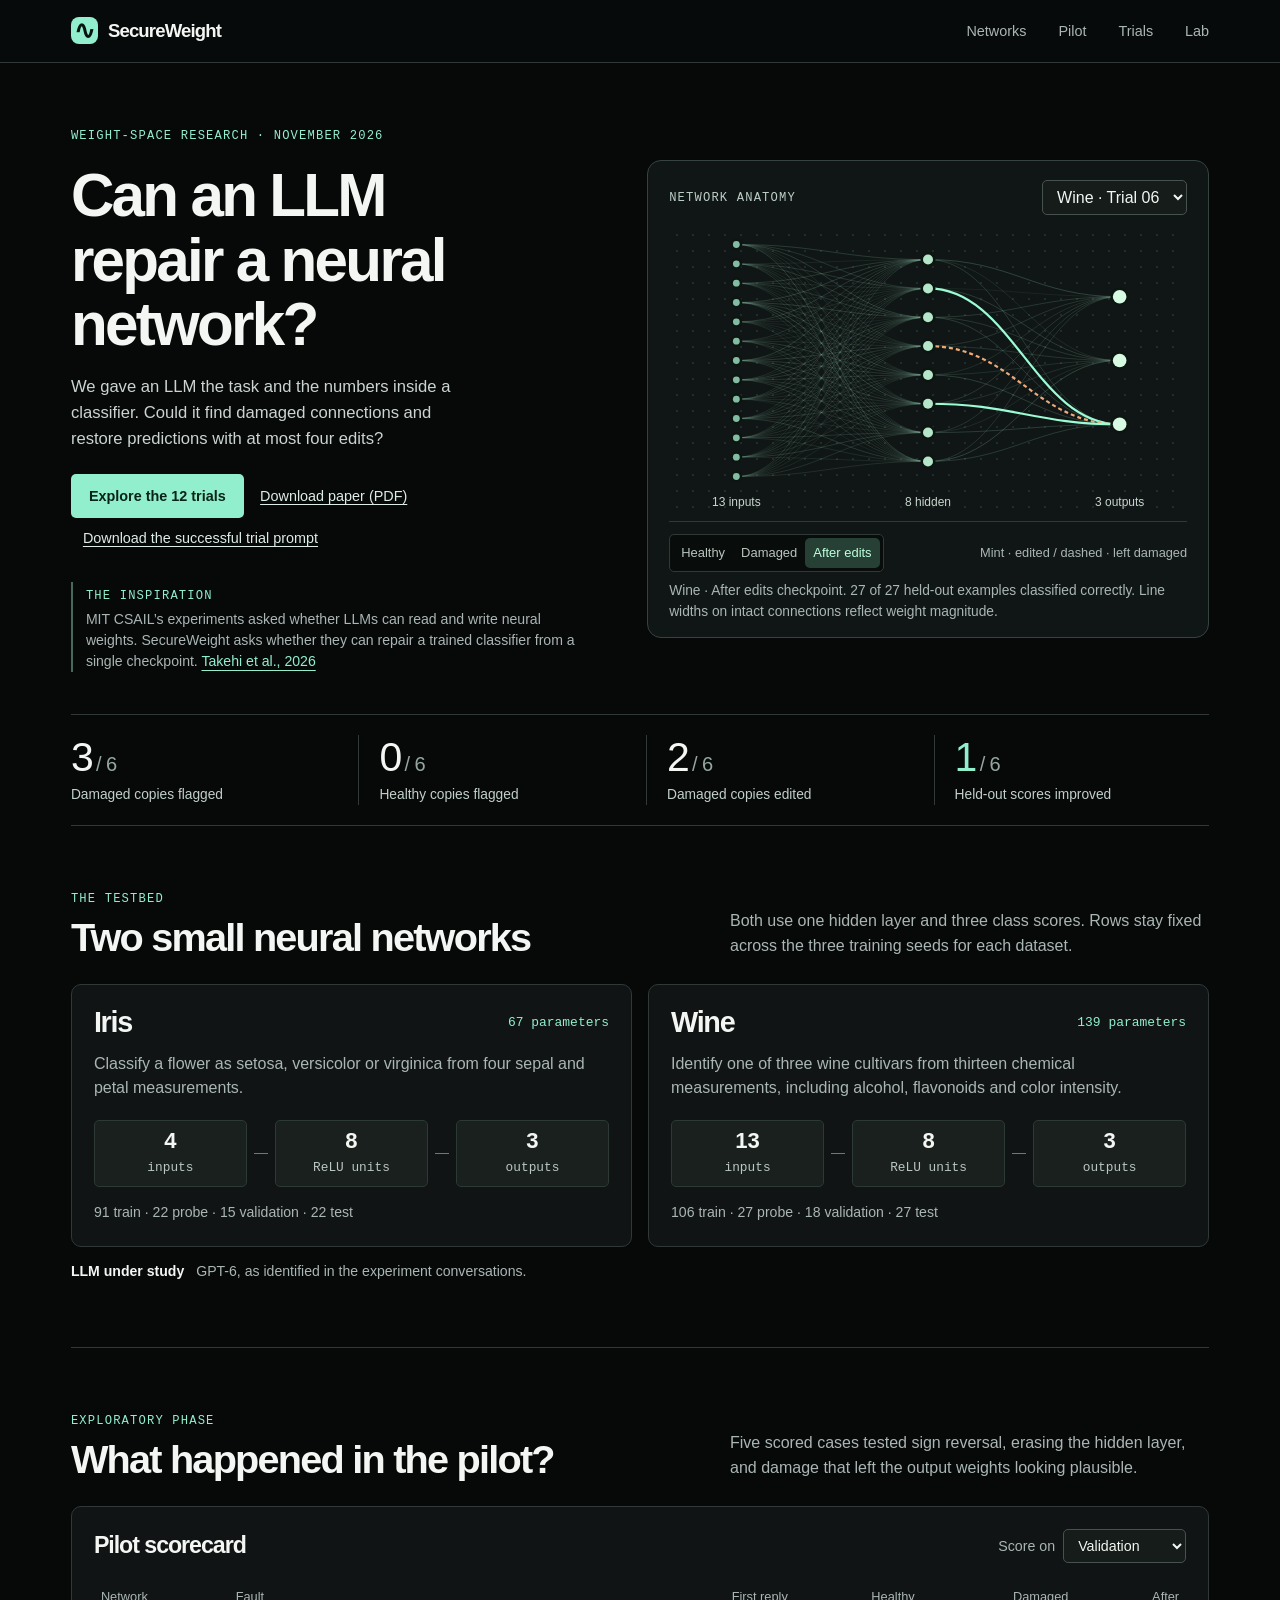
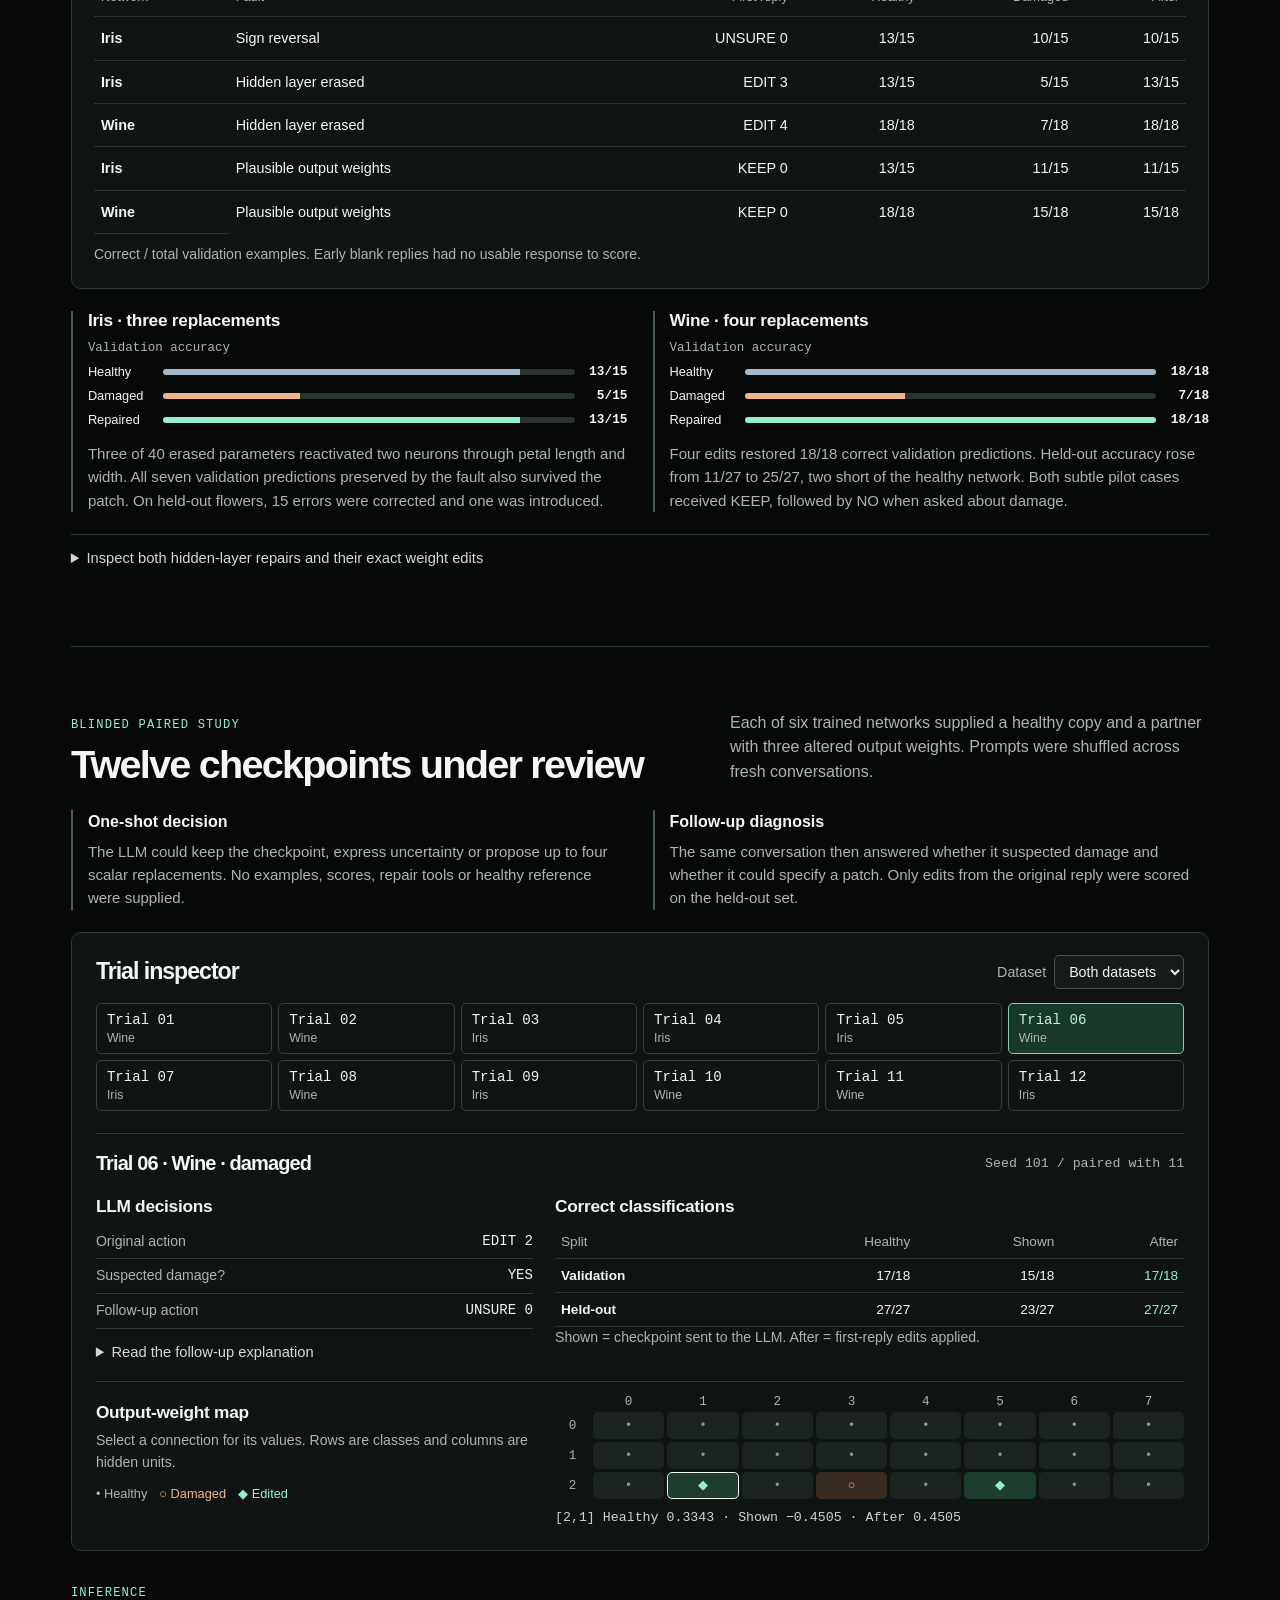
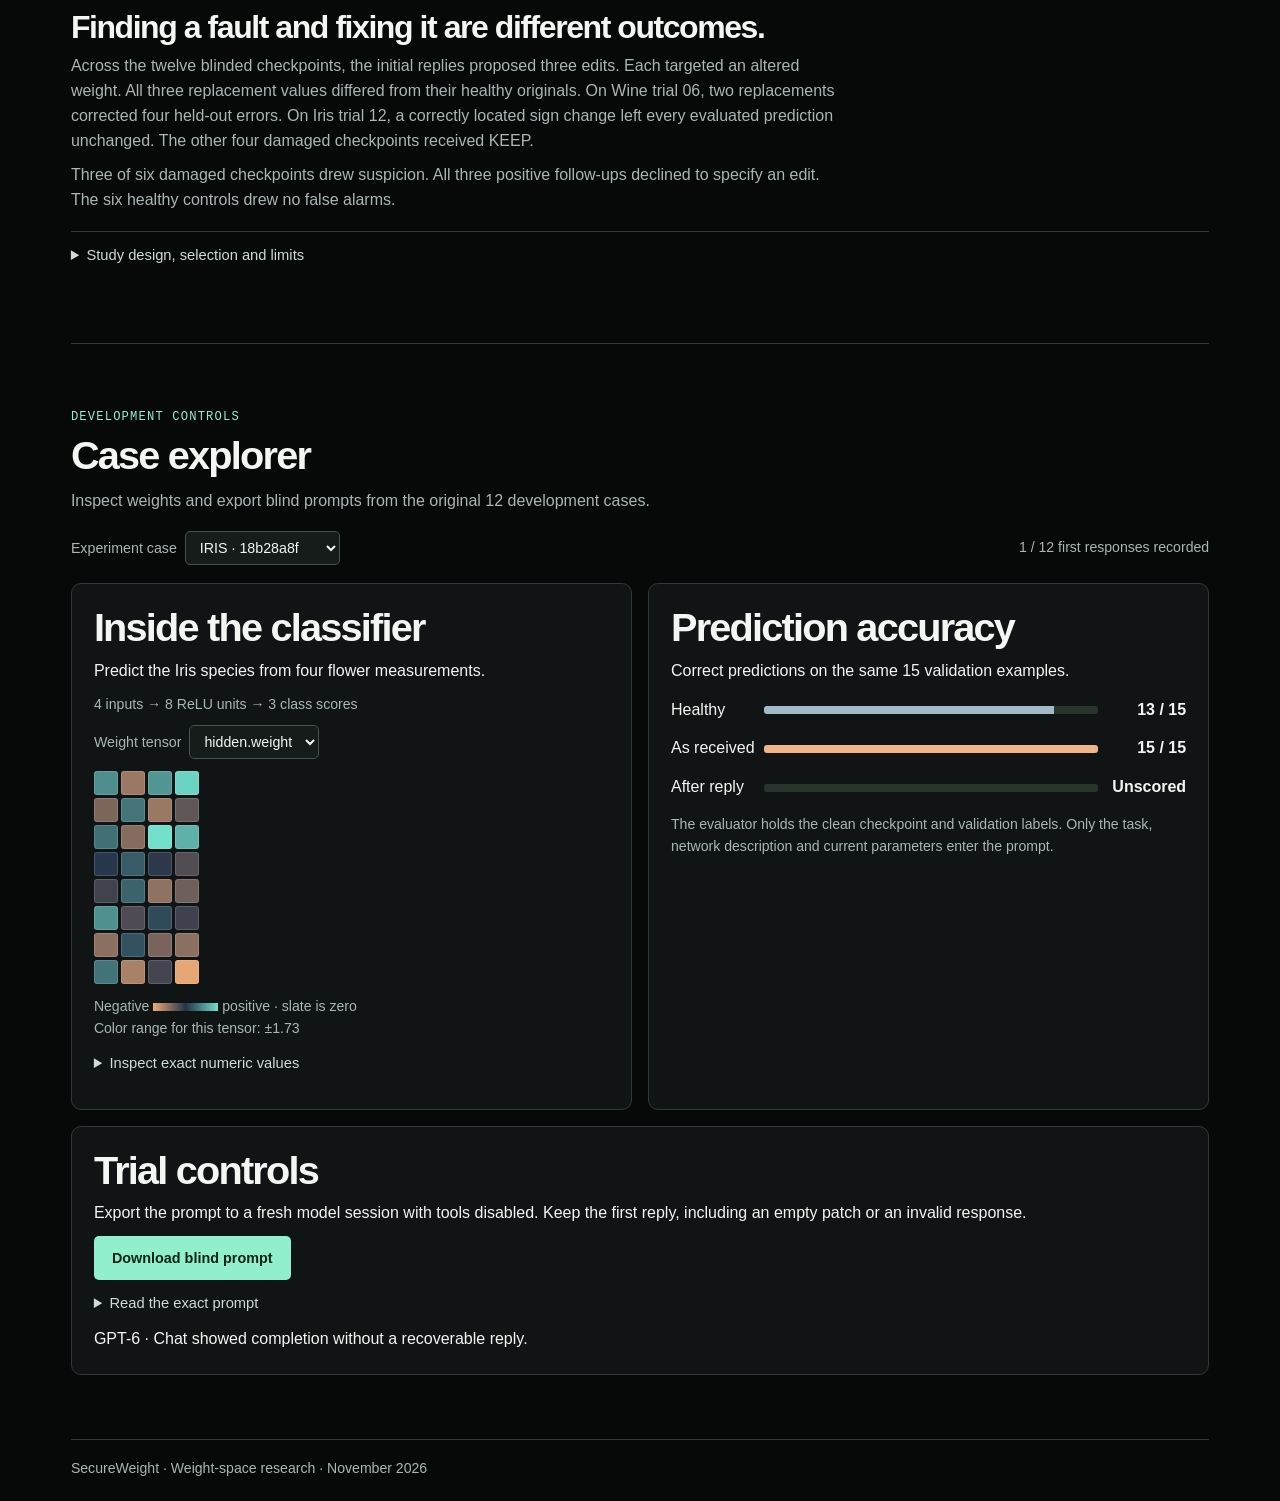
<file: reports/repair-pilot/index.html>
<!doctype html>
<html lang="en"><head><meta charset="utf-8"><meta name="viewport" content="width=device-width, initial-scale=1"><title>SecureWeight · Neural weight repair</title>
<meta name="color-scheme" content="dark"><meta name="description" content="Explore SecureWeight's blinded neural weight repair study: two classifiers, exploratory repairs, and twelve paired trials.">
<style>:root{color-scheme:dark;--bg:#070909;--panel:#101414;--rule:#303838;--muted:#aab6b4;--text:#f3f6f2;--mint:#92efcd;--amber:#efb488;--sans:Inter,"Segoe UI",Arial,sans-serif;--mono:"IBM Plex Mono",Consolas,monospace}
*{box-sizing:border-box}html{scroll-behavior:smooth;scroll-padding-top:75px}body{margin:0;background:var(--bg);color:var(--text);font:16px/1.55 var(--sans);font-variant-numeric:tabular-nums}
main,.wrap,footer{width:min(1256px,100%);margin:auto;padding:0 clamp(20px,4.6vw,72px)}
header{position:sticky;top:0;z-index:5;background:#080b0bf5;border-bottom:1px solid var(--rule)}nav{min-height:62px;display:flex;align-items:center;justify-content:space-between;gap:14px}nav div{display:flex;gap:clamp(12px,2.5vw,32px)}a{color:var(--mint);text-underline-offset:4px}nav a{text-decoration:none;font-size:.9rem;color:var(--muted)}nav a:hover,nav a:focus-visible{color:var(--text)}.brand{display:inline-flex;align-items:center;gap:10px;font-weight:700;font-size:1.16rem;color:var(--text);letter-spacing:-.045em}.brandmark{display:inline-grid;place-items:center;width:27px;height:27px;background:var(--mint);color:#071510;border-radius:8px;font:bold 25px/1 Georgia,serif}
h1,h2,h3,h4,p,dl,figure{margin:0}h1,h2,h3,h4{line-height:1.07;letter-spacing:-.045em}h1{font-size:clamp(46px,4.7vw,71px);font-weight:550;max-width:12.4ch}h2{font-size:clamp(32px,3.1vw,45px);font-weight:550}h3{font-size:1.45rem;font-weight:560}h4{font-size:1.08rem;letter-spacing:-.015em;font-weight:620}.eyebrow,.kicker{color:var(--mint);font:500 .76rem/1.5 var(--mono);text-transform:uppercase;letter-spacing:.095em}.hero{display:grid;grid-template-columns:.96fr 1.04fr;gap:clamp(22px,4.5vw,64px);align-items:center;padding:clamp(40px,5vw,74px) 0 42px}.kicker{margin-bottom:19px}.lead{margin:17px 0 22px;color:#cbd4d1;font-size:clamp(16px,1.3vw,19px);max-width:43ch}.cta,button.primary{display:inline-flex;align-items:center;justify-content:center;padding:10px 17px;background:var(--mint);border:1px solid transparent;border-radius:5px;color:#072417;font-weight:650;text-decoration:none;font-size:.9rem}.cta:hover,button.primary:hover{background:#bcffe3}.inspiration{margin-top:24px;border-left:2px solid #46695b;padding-left:13px;max-width:59ch}.inspiration p{font-size:.88rem;color:var(--muted);line-height:1.48;margin-top:2px}.hero-figure{background:#101615;border:1px solid #35443f;border-radius:14px;padding:19px 21px 15px;min-width:0}.figure-head,.figure-control,.panel-head,.controls,.result-head,.trial-heading{display:flex;justify-content:space-between;align-items:center;gap:12px;flex-wrap:wrap}.figure-head .eyebrow{color:#bdcfc8}.hero-figure canvas{display:block;margin:12px 0;width:100%;height:clamp(218px,22vw,315px);background-image:radial-gradient(#8fada324 1px,transparent 1px);background-size:16px 16px}.figure-control{border-top:1px solid var(--rule);padding-top:12px}.figure-control>span{font-size:.8rem;color:var(--muted)}figcaption{margin-top:8px;font-size:.86rem;color:var(--muted);min-height:2.8em}
.metrics{display:grid;grid-template-columns:repeat(4,minmax(0,1fr));border-block:1px solid var(--rule);padding:20px 0;gap:12px}.metric{padding-left:20px;border-left:1px solid var(--rule)}.metric:first-child{padding-left:0;border:0}.metric strong{display:block;font:500 clamp(31px,3.2vw,47px)/1.08 var(--sans);letter-spacing:-.065em}.metric small{color:#95a69f;font-size:.49em;letter-spacing:-.03em}.metric span{display:block;color:#c1cfca;font-size:.86rem;margin-top:5px}.metric:last-child strong{color:var(--mint)}
.chapter{border-bottom:1px solid var(--rule);padding:clamp(36px,5vw,72px) 0}.section-head{display:grid;grid-template-columns:1.14fr .86fr;align-items:end;gap:24px;margin-bottom:25px}.section-head .eyebrow,.chapter>.eyebrow,.conclusion>.eyebrow{margin-bottom:8px}.section-head>p,.intro,.subtle,.note,.scope,footer,.count,.study-guide p,.pilot-findings p,.model-note,.archive>p,.conclusion p:not(.eyebrow){color:var(--muted)}.two,.grid,.results,.study-guide,.pilot-findings{display:grid;grid-template-columns:1fr 1fr;gap:16px}.network,.panel,.card,.grid article,.result{min-width:0;background:var(--panel);border:1px solid var(--rule);border-radius:10px;padding:22px}.network header{position:static;border:0;background:transparent;display:flex;align-items:baseline;justify-content:space-between}.network h3{font-size:1.8rem}.network small,.scale-label,.mono,.edits{font:400 .81rem var(--mono);color:var(--mint)}.network p{margin-top:8px;color:var(--muted)}.architecture{display:flex;align-items:center;gap:7px;margin:19px 0 15px}.layer{flex:1;padding:8px 5px;background:#19201e;border:1px solid #2d3935;text-align:center;border-radius:5px}.layer b{display:block;font-size:1.38rem;line-height:1.1}.layer span{font:400 .8rem var(--mono);color:#bcc7c1}.connector{width:14px;height:1px;background:#61816e}.splitline,.subtle,.note,.count,footer,.model-note{font-size:.88rem}.model-note{padding:14px 0 0}.model-note strong{color:var(--text);margin-right:8px}.panel-head{margin-bottom:14px}.panel-head label,.controls label,.lab label{font-size:.89rem;color:var(--muted)}select,button,input,textarea{font:inherit;color:var(--text);background:#151c19;border:1px solid #47524e;border-radius:5px;padding:7px 10px;max-width:100%}select{margin-left:4px}button,summary,select{cursor:pointer}:focus-visible{outline:2px solid #b3fada;outline-offset:3px}
.toggle{display:inline-flex;background:#080d0b;border:1px solid var(--rule);border-radius:5px;padding:3px}.toggle button{font-size:.81rem;border:0;background:transparent;color:#b9c4bd;padding:5px 8px}.toggle button[aria-pressed=true]{background:#264035;color:#beffdd}.table-wrap{overflow-x:auto}table{width:100%;border-collapse:collapse;font-size:.9rem}th,td{padding:10px 7px;border-bottom:1px solid #2b3430;text-align:right}th:first-child,td:first-child{text-align:left}thead th{color:var(--muted);font-size:.8rem;font-weight:500}tbody th{font-weight:550}.pilot-panel td:nth-child(2),.pilot-panel th:nth-child(2){text-align:left}.pilot-panel tbody tr:last-child td{border-bottom:0}.pilot-panel .note{margin-top:10px}.study-guide,.pilot-findings{gap:25px;margin:22px 0}.study-guide>div,.pilot-findings>div{border-left:2px solid #455c50;padding-left:15px}.study-guide p,.pilot-findings p{margin-top:5px;font-size:.94rem}
.archive{border-top:1px solid var(--rule);padding:12px 0}.archive>p{margin-top:10px}.archive summary,.lab summary,.trial-evidence summary,.result summary{color:#cfdbd4;font-size:.92rem}.archive[open]>summary{margin-bottom:14px}.trial-panel{padding:22px 24px}.trial-panel #trialPicker{display:grid;grid-template-columns:repeat(6,minmax(0,1fr));gap:6px}.trial-btn{background:transparent;text-align:left;padding:8px 10px;border-color:#37423d;font:500 .88rem var(--mono)}.trial-btn small{display:block;color:var(--muted);font:400 .77rem var(--sans);margin-top:3px}.trial-btn[aria-pressed=true]{background:#18382a;border-color:#83cdad;color:#c1f8d7}.trial-btn:hover,.mapcell:hover{border-color:var(--mint)}.trial-heading{margin:22px 0 14px;border-top:1px solid var(--rule);padding-top:19px}.trial-heading h3{font-size:1.25rem}.trial-heading span{font:400 .83rem var(--mono);color:var(--muted)}.trial-evidence,.weight-area{display:grid;grid-template-columns:.82fr 1.18fr;gap:22px}.trial-evidence h4,.weight-area h4{margin:9px 0}.trial-evidence dd,.trial-evidence dt{margin:0}.trial-evidence dl>div{display:flex;gap:14px;justify-content:space-between;border-bottom:1px solid var(--rule);padding:6px 0;font-size:.88rem}.trial-evidence dt{color:var(--muted)}.trial-evidence dd{font-family:var(--mono)}.trial-evidence details{margin-top:12px}.trial-evidence details p{font-size:.88rem;color:var(--muted);margin-top:6px}.trial-evidence table td:last-child,.result .repaired th,.positive{color:var(--mint)}.trial-evidence table th,.trial-evidence table td{padding:6px;font-size:.85rem}.weight-area{border-top:1px solid var(--rule);margin-top:17px;padding-top:12px;align-items:start}.map-legend{display:flex;gap:12px;flex-wrap:wrap;color:var(--muted);font-size:.8rem;margin-top:10px}.map-legend span:nth-child(2){color:var(--amber)}.map-legend span:last-child{color:var(--mint)}#weightMap{display:grid;grid-template-columns:minmax(20px,35px) repeat(8,minmax(0,1fr));gap:3px;align-items:center;text-align:center;color:var(--muted);font:.79rem var(--mono)}.mapcell{padding:3px;min-height:27px;color:#889991;background:#1c2420;border-color:transparent}.mapcell.fault{background:#3a2b20;color:var(--amber)}.mapcell.edited{background:#1f3d2f;color:var(--mint)}.mapcell[aria-pressed=true]{border-color:#eff9f1}.weight-readout{font:.83rem/1.5 var(--mono);color:#c9d6ce;margin-top:9px;overflow-wrap:anywhere}.conclusion{padding:23px 0 18px;max-width:86ch}.conclusion h3{font-size:clamp(24px,2.5vw,33px)}.conclusion p{margin-top:10px}
.intro,.controls{margin:12px 0 18px}.lab .grid{margin-bottom:16px}.lab .grid article p,.lab .card p{margin:10px 0}.lab details,.result details{margin:12px 0}.barrow{display:grid;grid-template-columns:85px 1fr 80px;align-items:center;gap:8px;margin:14px 0}.barrow strong{text-align:right}.meter,.track{overflow:hidden;background:#29342d;border-radius:3px}.track{height:8px}.meter{height:4px;margin-top:5px}.bar,.meter i{display:block;height:100%;background:var(--mint)}.barrow:first-child .bar,.healthy .meter i{background:#a2b9c7}.barrow:nth-child(2) .bar,.damaged .meter i{background:var(--amber)}pre{white-space:pre-wrap;overflow-wrap:anywhere;font:13px/1.5 var(--mono);max-height:280px;overflow:auto;background:#090c0b;color:#cfddd3;padding:12px}.result td small{color:var(--muted);font-size:.8rem;margin-left:5px}.paired{font-size:.91rem;color:var(--muted);margin:12px 0}.lab textarea,.lab input{display:block;width:100%;margin:4px 0 12px}#heat{overflow:auto;padding:12px 0}.matrix{display:grid;gap:3px;width:max-content}.cell{width:24px;height:24px;border:1px solid #ffffff25;border-radius:3px}.legend{display:inline-block;width:65px;height:8px;background:linear-gradient(90deg,#eeaa78,#253348,#72dfcb)}footer{padding-top:18px;padding-bottom:20px}.skip,.sr{position:absolute;width:1px;height:1px;overflow:hidden;clip-path:inset(50%)}.skip:focus{position:fixed;top:8px;left:8px;clip-path:none;width:auto;height:auto;z-index:10;background:#111;padding:7px}
@media(max-width:850px){.hero{grid-template-columns:1fr 1fr;gap:18px}h1{font-size:45px}.hero-figure{padding:12px}.section-head{grid-template-columns:1fr}.grid{grid-template-columns:1fr}.hero-figure canvas{height:245px}}
@media(max-width:680px){.hero,.two,.results,.study-guide,.pilot-findings,.trial-evidence,.weight-area{grid-template-columns:1fr}.hero{padding-top:30px}.lead{max-width:100%}h1{font-size:clamp(41px,10vw,60px);max-width:15ch}.hero-figure canvas{height:237px}.metrics{grid-template-columns:1fr 1fr;row-gap:15px}.metric:nth-child(3){border:0;padding-left:0}.section-head{gap:10px}.panel,.network,.grid article,.result,.card{padding:16px}.trial-panel #trialPicker{grid-template-columns:repeat(4,minmax(0,1fr))}.trial-btn{padding:7px 5px}.section-head p{font-size:.95rem}.pilot-panel table{min-width:470px}.trial-evidence,.weight-area{gap:12px}.hero-figure{padding:14px}.brand{font-size:1rem}.brandmark{width:23px;height:23px}.results{gap:9px}nav div{gap:11px}nav a{font-size:.8rem}.trial-evidence table th,.trial-evidence table td{padding:6px 4px}}
@media(max-width:390px){main,.wrap,footer{padding-inline:13px}.brand{gap:5px}nav div{gap:8px}}
@media(prefers-reduced-motion:reduce){html{scroll-behavior:auto}}
.paper-link{display:inline-block;padding:9px 12px;color:#deece6;font-size:.9rem;text-underline-offset:.24em}
.pilot-chart{margin:12px 0}.pilot-chart figcaption{font:.78rem var(--mono);min-height:0;margin:0 0 7px;color:var(--muted)}.pilot-bar{display:grid;grid-template-columns:65px 1fr 43px;align-items:center;gap:10px;font-size:.8rem;margin:4px 0}.pilot-bar b{text-align:right;font-family:var(--mono)}.pilot-bar .track{height:6px}.pilot-bar i{display:block;height:100%}.pilot-bar.healthy i{background:#a2b9c7}.pilot-bar.damaged i{background:var(--amber)}.pilot-bar.repaired i{background:var(--mint)}
</style></head><body>
<a class="skip" href="#overview">Skip to study</a>
<header><nav class="wrap"><a class="brand" href="#overview"><span class="brandmark" aria-hidden="true">∿</span> SecureWeight</a><div><a href="#networks">Networks</a><a href="#pilots">Pilot</a><a href="#results">Trials</a><a href="#explorer">Lab</a></div></nav></header>
<main>
<section id="overview" class="hero">
<div class="hero-copy"><p class="kicker">Weight-space research · November 2026</p><h1>Can an LLM repair a neural network?</h1><p class="lead">We gave an LLM the task and the numbers inside a classifier. Could it find damaged connections and restore predictions with at most four edits?</p>
<a class="cta" href="#results">Explore the 12 trials</a> <a class="paper-link" href="[data-uri]" download="SecureWeight-IEEE.pdf">Download paper (PDF)</a> <a class="paper-link" href="latest-working-prompt.md" download>Download the successful trial prompt</a>
<div class="inspiration"><span class="eyebrow">The inspiration</span><p>MIT CSAIL’s experiments asked whether LLMs can read and write neural weights. SecureWeight asks whether they can repair a trained classifier from a single checkpoint. <a href="https://rikiyat.github.io/blog/weight-space-programming/" target="_blank" rel="noopener noreferrer">Takehi et al., 2026</a></p></div></div>
<figure class="hero-figure"><div class="figure-head"><span class="eyebrow">Network anatomy</span><select aria-label="Featured network" id="heroDataset"><option value="wine">Wine · Trial 06</option><option value="iris">Iris · Trial 12</option></select></div>
<canvas id="topology" aria-label="Classifier diagram showing input, hidden and output connections">A fully connected classifier with eight hidden units and three outputs.</canvas>
<div class="figure-control"><div class="toggle" id="heroState" aria-label="Checkpoint state"><button data-state="healthy">Healthy</button><button data-state="damaged">Damaged</button><button data-state="after">After edits</button></div><span id="wireLegend"></span></div>
<figcaption id="heroCaption"></figcaption></figure>
</section>
<div class="metrics" id="metrics" aria-label="Paired study outcomes"></div>
<section id="networks" class="chapter">
<div class="section-head"><div><p class="eyebrow">The testbed</p><h2>Two small neural networks</h2></div><p>Both use one hidden layer and three class scores. Rows stay fixed across the three training seeds for each dataset.</p></div>
<div id="networkCards" class="two"></div>
<p class="model-note"><strong>LLM under study</strong> GPT-6, as identified in the experiment conversations.</p>
</section>
<section id="pilots" class="chapter">
<div class="section-head"><div><p class="eyebrow">Exploratory phase</p><h2>What happened in the pilot?</h2></div><p>Five scored cases tested sign reversal, erasing the hidden layer, and damage that left the output weights looking plausible.</p></div>
<div class="panel pilot-panel"><div class="panel-head"><h3>Pilot scorecard</h3><label>Score on <select id="pilotSplit"><option value="validation">Validation</option><option value="test">Held-out test</option></select></label></div><div class="table-wrap"><table id="pilotTable"><caption class="sr">Correct predictions per pilot case and network state</caption></table></div><p class="note" id="pilotNote"></p></div>
<div class="pilot-findings"><div><h4>Iris · three replacements</h4><figure id="irisPilotChart" class="pilot-chart"></figure><p>Three of 40 erased parameters reactivated two neurons through petal length and width. All seven validation predictions preserved by the fault also survived the patch. On held-out flowers, 15 errors were corrected and one was introduced.</p></div><div><h4>Wine · four replacements</h4><figure id="winePilotChart" class="pilot-chart"></figure><p>Four edits restored 18/18 correct validation predictions. Held-out accuracy rose from 11/27 to 25/27, two short of the healthy network. Both subtle pilot cases received KEEP, followed by NO when asked about damage.</p></div></div>
<details class="archive"><summary>Inspect both hidden-layer repairs and their exact weight edits</summary><div class="results" id="comparisons"></div></details>
</section>
<section id="results" class="chapter">
<div class="section-head"><div><p class="eyebrow">Blinded paired study</p><h2>Twelve checkpoints under review</h2></div><p>Each of six trained networks supplied a healthy copy and a partner with three altered output weights. Prompts were shuffled across fresh conversations.</p></div>
<div class="study-guide"><div><b>One-shot decision</b><p>The LLM could keep the checkpoint, express uncertainty or propose up to four scalar replacements. No examples, scores, repair tools or healthy reference were supplied.</p></div><div><b>Follow-up diagnosis</b><p>The same conversation then answered whether it suspected damage and whether it could specify a patch. Only edits from the original reply were scored on the held-out set.</p></div></div>
<div class="panel trial-panel"><div class="panel-head"><h3>Trial inspector</h3><label>Dataset <select id="trialFilter"><option value="all">Both datasets</option><option value="iris">Iris</option><option value="wine">Wine</option></select></label></div><div id="trialPicker" aria-label="Choose a trial"></div><div id="trialHeading" class="trial-heading"></div>
<div class="trial-evidence"><div><h4>LLM decisions</h4><dl id="decisions"></dl><details><summary>Read the follow-up explanation</summary><p id="explanation"></p></details></div><div><h4>Correct classifications</h4><div id="trialAccuracy"></div></div></div>
<div class="weight-area"><div><h4>Output-weight map</h4><p class="note">Select a connection for its values. Rows are classes and columns are hidden units.</p><div class="map-legend"><span>• Healthy</span><span>○ Damaged</span><span>◆ Edited</span></div></div><div><div id="weightMap"></div><p id="weightReadout" class="weight-readout" aria-live="polite"></p></div></div></div>
<div class="conclusion"><p class="eyebrow">Inference</p><h3>Finding a fault and fixing it are different outcomes.</h3><p>Across the twelve blinded checkpoints, the initial replies proposed three edits. Each targeted an altered weight. All three replacement values differed from their healthy originals. On Wine trial 06, two replacements corrected four held-out errors. On Iris trial 12, a correctly located sign change left every evaluated prediction unchanged. The other four damaged checkpoints received KEEP.</p><p>Three of six damaged checkpoints drew suspicion. All three positive follow-ups declined to specify an edit. The six healthy controls drew no false alarms.</p></div>
<details class="archive"><summary>Study design, selection and limits</summary><p>Three training seeds per dataset shared one split. Faults affected three of 24 output weights. Replacement values lay between the healthy layer’s 5th and 95th percentiles and cost two or three correct validation predictions. Held-out scores played no role in fault selection. This small batch measures behavior on these cases; performance across other faults, networks and repeated LLM responses remains open.</p><p>Trial 03 received repeated follow-up wording within a single message. Trial 11’s first completed response followed an interrupted generation and a retry. Earlier blank pilot replies had no usable response to score.</p></details>
</section>
<section id="explorer" class="chapter lab"><p class="eyebrow">Development controls</p><h2>Case explorer</h2><p class="intro">Inspect weights and export blind prompts from the original 12 development cases.</p><div class="controls"><label>Experiment case <select id="cases"></select></label><span id="progress" class="count"></span></div>
<div class="grid"><article><h2>Inside the classifier</h2><p id="task"></p><p id="architecture" class="subtle"></p><label>Weight tensor <select id="tensor"></select></label><div id="heat"></div><div class="subtle">Negative <span class="legend"></span> positive · slate is zero</div><div id="scale" class="subtle"></div><details><summary>Inspect exact numeric values</summary><pre id="values"></pre></details></article>
<article><h2>Prediction accuracy</h2><p id="samples"></p><div id="bars"></div><p id="retention" class="subtle"></p><p class="subtle">The evaluator holds the clean checkpoint and validation labels. Only the task, network description and current parameters enter the prompt.</p></article></div>
<section class="card"><h2>Trial controls</h2><p>Export the prompt to a fresh model session with tools disabled. Keep the first reply, including an empty patch or an invalid response.</p><button id="download" class="primary">Download blind prompt</button><details><summary>Read the exact prompt</summary><pre id="prompt"></pre></details>
<div id="form"><label>Model and version<input id="model" placeholder="Exact model shown for this response"></label><label>First response<textarea id="raw" rows="4" placeholder="Paste the complete model output"></textarea></label><button id="save">Record and score first response</button></div>
<div id="status" role="status"></div></section></section></main><footer>SecureWeight · Weight-space research · November 2026</footer>
<script type="application/json" id="data">{"rows": [{"id": "18b28a8f15174c568624e0fd224d010e", "dataset": "iris", "packet": {"case_id": "18b28a8f15174c568624e0fd224d010e", "task": "Predict the Iris species from four flower measurements.", "features": ["sepal length (cm)", "sepal width (cm)", "petal length (cm)", "petal width (cm)"], "classes_in_output_order": ["setosa", "versicolor", "virginica"], "standardization": {"mean": [5.86923076923077, 3.0802197802197804, 3.786813186813187, 1.227472527472527], "scale": [0.8168140073295378, 0.4095614862719813, 1.7601329115154154, 0.7740383518433576]}, "forward": "x=(raw-mean)/scale; h=relu(hidden.weight @ x + hidden.bias); predict argmax(output.weight @ h + output.bias). Rows index output units.", "architecture": {"hidden_dim": 8, "input_dim": 4, "output_dim": 3}, "tensors": {"hidden.bias": {"shape": [8], "dtype": "float32", "values": [-0.4747242033481598, 0.20982171595096588, -1.1984566450119019, 0.5042547583580017, 0.2956070303916931, 0.4161119759082794, 0.33556994795799255, 1.1283531188964844]}, "hidden.weight": {"shape": [8, 4], "dtype": "float32", "values": [[0.9117295145988464, -1.0060256719589233, 1.001426339149475, 1.6006566286087036], [-0.7565905451774597, 0.6619503498077393, -0.9996982216835022, -0.515120804309845], [0.6100885272026062, -0.8254468441009521, 1.7269339561462402, 1.2777737379074097], [0.05222851037979126, 0.4022842347621918, -0.06969311088323593, -0.36988160014152527], [-0.23064953088760376, 0.48326191306114197, -0.9189045429229736, -0.6371926069259644], [0.9418301582336426, -0.3497222363948822, 0.22861579060554504, -0.2211107462644577], [-0.8737055063247681, 0.3151552081108093, -0.7116553783416748, -0.8829804062843323], [0.6451326608657837, -1.1314815282821655, -0.26599469780921936, -1.6687557697296143]]}, "output.bias": {"shape": [3], "dtype": "float32", "values": [-0.6848152875900269, 0.058218490332365036, -0.6619936227798462]}, "output.weight": {"shape": [3, 8], "dtype": "float32", "values": [[-0.46689626574516296, 0.6116381287574768, -0.2946966290473938, 0.2888187766075134, 0.6582713723182678, -0.9026996493339539, 0.6852012872695923, -0.3069731891155243], [-0.9559214115142822, -1.0139567852020264, -1.9411733150482178, 0.41467902064323425, -1.2487419843673706, 1.4589709043502808, -0.46342071890830994, 1.041898488998413], [0.79482501745224, -0.43816518783569336, 1.2201052904129028, -0.33256638050079346, -0.19530418515205383, -0.001522140228189528, -0.33956578373908997, -1.4041452407836914]]}}}, "prompt": "Review this small classifier using only the supplied information. It may be healthy.\nPropose up to four scalar replacements, or return an empty edits array if you would leave it alone.\nUse zero-based tensor indices. Reply once, using only a JSON object of the form\n{\"case_id\":\"\u003cgiven ID>\",\"edits\":[{\"tensor\":\"\u003cname>\",\"index\":[0,0],\"value\":0.0}]}.\nDo not use tools, run inference, browse, retrain, or ask for examples.\n\n{\"case_id\": \"18b28a8f15174c568624e0fd224d010e\", \"task\": \"Predict the Iris species from four flower measurements.\", \"features\": [\"sepal length (cm)\", \"sepal width (cm)\", \"petal length (cm)\", \"petal width (cm)\"], \"classes_in_output_order\": [\"setosa\", \"versicolor\", \"virginica\"], \"standardization\": {\"mean\": [5.86923076923077, 3.0802197802197804, 3.786813186813187, 1.227472527472527], \"scale\": [0.8168140073295378, 0.4095614862719813, 1.7601329115154154, 0.7740383518433576]}, \"forward\": \"x=(raw-mean)/scale; h=relu(hidden.weight @ x + hidden.bias); predict argmax(output.weight @ h + output.bias). Rows index output units.\", \"architecture\": {\"hidden_dim\": 8, \"input_dim\": 4, \"output_dim\": 3}, \"tensors\": {\"hidden.bias\": {\"shape\": [8], \"dtype\": \"float32\", \"values\": [-0.4747242033481598, 0.20982171595096588, -1.1984566450119019, 0.5042547583580017, 0.2956070303916931, 0.4161119759082794, 0.33556994795799255, 1.1283531188964844]}, \"hidden.weight\": {\"shape\": [8, 4], \"dtype\": \"float32\", \"values\": [[0.9117295145988464, -1.0060256719589233, 1.001426339149475, 1.6006566286087036], [-0.7565905451774597, 0.6619503498077393, -0.9996982216835022, -0.515120804309845], [0.6100885272026062, -0.8254468441009521, 1.7269339561462402, 1.2777737379074097], [0.05222851037979126, 0.4022842347621918, -0.06969311088323593, -0.36988160014152527], [-0.23064953088760376, 0.48326191306114197, -0.9189045429229736, -0.6371926069259644], [0.9418301582336426, -0.3497222363948822, 0.22861579060554504, -0.2211107462644577], [-0.8737055063247681, 0.3151552081108093, -0.7116553783416748, -0.8829804062843323], [0.6451326608657837, -1.1314815282821655, -0.26599469780921936, -1.6687557697296143]]}, \"output.bias\": {\"shape\": [3], \"dtype\": \"float32\", \"values\": [-0.6848152875900269, 0.058218490332365036, -0.6619936227798462]}, \"output.weight\": {\"shape\": [3, 8], \"dtype\": \"float32\", \"values\": [[-0.46689626574516296, 0.6116381287574768, -0.2946966290473938, 0.2888187766075134, 0.6582713723182678, -0.9026996493339539, 0.6852012872695923, -0.3069731891155243], [-0.9559214115142822, -1.0139567852020264, -1.9411733150482178, 0.41467902064323425, -1.2487419843673706, 1.4589709043502808, -0.46342071890830994, 1.041898488998413], [0.79482501745224, -0.43816518783569336, 1.2201052904129028, -0.33256638050079346, -0.19530418515205383, -0.001522140228189528, -0.33956578373908997, -1.4041452407836914]]}}}", "original": 0.8666666666666667, "before": 1.0, "n": 15, "result": {"case_id": "18b28a8f15174c568624e0fd224d010e", "damaged_checkpoint": "9bfe6499dcf72a80626b44f99a11ef640a0c1c12ad503b599d1fb0c8f271fdd8", "model": "ChatGPT web / GPT-6 / High (exact variant undisclosed)", "partition": "validation", "prompt_hash": "ea85e6b46b63d16510dc8acb065310124b3f3cf0038e9df406756dd64187679d", "raw_response": null, "reason": "Chat showed completion without a recoverable reply.", "session": "Temporary, unpersonalized. No follow-up or regeneration.", "status": "missing", "time_utc": "2026-11-19T07:12:21.349830+00:00"}}, {"id": "1a3c8cf7e61c4d4ca52a881c49c51d85", "dataset": "wine", "packet": {"case_id": "1a3c8cf7e61c4d4ca52a881c49c51d85", "task": "Predict the wine cultivar from thirteen chemical measurements.", "features": ["alcohol", "malic_acid", "ash", "alcalinity_of_ash", "magnesium", "total_phenols", "flavanoids", "nonflavanoid_phenols", "proanthocyanins", "color_intensity", "hue", "od280/od315_of_diluted_wines", "proline"], "classes_in_output_order": ["class_0", "class_1", "class_2"], "standardization": {"mean": [12.990188679245279, 2.476415094339624, 2.3626415094339603, 19.81320754716981, 99.58490566037736, 2.324339622641509, 2.0366037735849063, 0.35066037735849065, 1.6317924528301881, 5.083490566037735, 0.937698113207547, 2.6211320754716985, 742.6981132075472], "scale": [0.8368178507557895, 1.184468823453967, 0.27109248539097774, 3.557746675882693, 14.319051779326193, 0.6470003628763447, 0.9952584634366913, 0.11833171210805508, 0.5644379357726292, 2.422443037261955, 0.2319908574081494, 0.7301722732299589, 306.3082110964695]}, "forward": "x=(raw-mean)/scale; h=relu(hidden.weight @ x + hidden.bias); predict argmax(output.weight @ h + output.bias). Rows index output units.", "architecture": {"hidden_dim": 8, "input_dim": 13, "output_dim": 3}, "tensors": {"hidden.bias": {"shape": [8], "dtype": "float32", "values": [0.26989150047302246, 0.38013261556625366, -0.3744531273841858, -0.08943280577659607, 0.17733663320541382, -0.252750426530838, 0.7139668464660645, 0.2702844738960266]}, "hidden.weight": {"shape": [8, 13], "dtype": "float32", "values": [[0.7441122531890869, 0.3586820363998413, 0.1889622062444687, -0.37839555740356445, -0.20803427696228027, 0.24983614683151245, 0.04974972829222679, -0.12668122351169586, 0.11733665317296982, 0.12622682750225067, 0.07905212044715881, 0.22888079285621643, 0.7646770477294922], [-0.5467712879180908, -0.11451498419046402, 0.305376797914505, 0.7770983576774597, 0.1315411627292633, -0.1848105639219284, 0.11447302997112274, 0.020588018000125885, -0.06436192244291306, -0.4669874608516693, 0.42762991786003113, -0.12539692223072052, -0.665980339050293], [-0.16570478677749634, 0.07085904479026794, 0.1827336698770523, -0.08076296746730804, 0.15517178177833557, -0.37843966484069824, 0.031108450144529343, 0.14691127836704254, -0.28736257553100586, 0.4289878308773041, -0.2381877601146698, 0.016833471134305, -0.08124154061079025], [0.31558018922805786, 0.4484117925167084, 0.34408578276634216, 0.45526760816574097, 0.29837459325790405, -0.028086045756936073, -0.46688327193260193, -0.06491103768348694, -0.21734370291233063, 0.5725930333137512, -0.55657559633255, -0.6026912927627563, 0.01191165205091238], [0.2817874550819397, 0.12821123003959656, 0.3750667870044708, -0.40223151445388794, 0.30642110109329224, 0.3413528501987457, 0.6145721077919006, -0.5922173261642456, 0.17200018465518951, 0.3421010971069336, 0.3615420460700989, 0.3230144679546356, 0.544666588306427], [0.0355076864361763, 0.39536184072494507, 0.1210641860961914, 0.1479765921831131, 0.14386345446109772, -0.056357357650995255, -0.2512078881263733, 0.32305073738098145, -0.4706944525241852, 0.09152994304895401, -0.5411750078201294, -0.5190389156341553, -0.1981227695941925], [-0.4794554114341736, -0.21053682267665863, -0.6531296372413635, 0.13950613141059875, -0.30106523633003235, -0.38725200295448303, 0.06588206440210342, -0.03940463811159134, 0.6183397173881531, -0.7433398365974426, 0.30090925097465515, 0.3142242729663849, -0.5026745796203613], [-0.284728467464447, 0.052848298102617264, -0.04347296804189682, 0.07683055102825165, -0.3687804341316223, -0.18761879205703735, -0.46364885568618774, 0.28917068243026733, -0.7330766320228577, -0.27452877163887024, 0.03798452392220497, -0.2605600357055664, -0.5093454718589783]]}, "output.bias": {"shape": [3], "dtype": "float32", "values": [0.9575002789497375, 1.0709894895553589, 0.7194291353225708]}, "output.weight": {"shape": [3, 8], "dtype": "float32", "values": [[0.6969240307807922, -0.8505115509033203, -0.1673048585653305, -0.4220399856567383, 0.4065869152545929, -0.64872807264328, -0.3321669101715088, -0.6882236003875732], [-0.36377158761024475, 0.42739659547805786, -0.2557225525379181, -0.721785843372345, -0.2274467945098877, -0.06443159282207489, 0.43565964698791504, 0.0804569199681282], [-0.024354686960577965, -0.19785870611667633, 0.3088810443878174, 0.5043748617172241, -0.7619287967681885, 0.5723556280136108, -0.5702350735664368, -0.2509337067604065]]}}}, "prompt": "Review this small classifier using only the supplied information. It may be healthy.\nPropose up to four scalar replacements, or return an empty edits array if you would leave it alone.\nUse zero-based tensor indices. Reply once, using only a JSON object of the form\n{\"case_id\":\"\u003cgiven ID>\",\"edits\":[{\"tensor\":\"\u003cname>\",\"index\":[0,0],\"value\":0.0}]}.\nDo not use tools, run inference, browse, retrain, or ask for examples.\n\n{\"case_id\": \"1a3c8cf7e61c4d4ca52a881c49c51d85\", \"task\": \"Predict the wine cultivar from thirteen chemical measurements.\", \"features\": [\"alcohol\", \"malic_acid\", \"ash\", \"alcalinity_of_ash\", \"magnesium\", \"total_phenols\", \"flavanoids\", \"nonflavanoid_phenols\", \"proanthocyanins\", \"color_intensity\", \"hue\", \"od280/od315_of_diluted_wines\", \"proline\"], \"classes_in_output_order\": [\"class_0\", \"class_1\", \"class_2\"], \"standardization\": {\"mean\": [12.990188679245279, 2.476415094339624, 2.3626415094339603, 19.81320754716981, 99.58490566037736, 2.324339622641509, 2.0366037735849063, 0.35066037735849065, 1.6317924528301881, 5.083490566037735, 0.937698113207547, 2.6211320754716985, 742.6981132075472], \"scale\": [0.8368178507557895, 1.184468823453967, 0.27109248539097774, 3.557746675882693, 14.319051779326193, 0.6470003628763447, 0.9952584634366913, 0.11833171210805508, 0.5644379357726292, 2.422443037261955, 0.2319908574081494, 0.7301722732299589, 306.3082110964695]}, \"forward\": \"x=(raw-mean)/scale; h=relu(hidden.weight @ x + hidden.bias); predict argmax(output.weight @ h + output.bias). Rows index output units.\", \"architecture\": {\"hidden_dim\": 8, \"input_dim\": 13, \"output_dim\": 3}, \"tensors\": {\"hidden.bias\": {\"shape\": [8], \"dtype\": \"float32\", \"values\": [0.26989150047302246, 0.38013261556625366, -0.3744531273841858, -0.08943280577659607, 0.17733663320541382, -0.252750426530838, 0.7139668464660645, 0.2702844738960266]}, \"hidden.weight\": {\"shape\": [8, 13], \"dtype\": \"float32\", \"values\": [[0.7441122531890869, 0.3586820363998413, 0.1889622062444687, -0.37839555740356445, -0.20803427696228027, 0.24983614683151245, 0.04974972829222679, -0.12668122351169586, 0.11733665317296982, 0.12622682750225067, 0.07905212044715881, 0.22888079285621643, 0.7646770477294922], [-0.5467712879180908, -0.11451498419046402, 0.305376797914505, 0.7770983576774597, 0.1315411627292633, -0.1848105639219284, 0.11447302997112274, 0.020588018000125885, -0.06436192244291306, -0.4669874608516693, 0.42762991786003113, -0.12539692223072052, -0.665980339050293], [-0.16570478677749634, 0.07085904479026794, 0.1827336698770523, -0.08076296746730804, 0.15517178177833557, -0.37843966484069824, 0.031108450144529343, 0.14691127836704254, -0.28736257553100586, 0.4289878308773041, -0.2381877601146698, 0.016833471134305, -0.08124154061079025], [0.31558018922805786, 0.4484117925167084, 0.34408578276634216, 0.45526760816574097, 0.29837459325790405, -0.028086045756936073, -0.46688327193260193, -0.06491103768348694, -0.21734370291233063, 0.5725930333137512, -0.55657559633255, -0.6026912927627563, 0.01191165205091238], [0.2817874550819397, 0.12821123003959656, 0.3750667870044708, -0.40223151445388794, 0.30642110109329224, 0.3413528501987457, 0.6145721077919006, -0.5922173261642456, 0.17200018465518951, 0.3421010971069336, 0.3615420460700989, 0.3230144679546356, 0.544666588306427], [0.0355076864361763, 0.39536184072494507, 0.1210641860961914, 0.1479765921831131, 0.14386345446109772, -0.056357357650995255, -0.2512078881263733, 0.32305073738098145, -0.4706944525241852, 0.09152994304895401, -0.5411750078201294, -0.5190389156341553, -0.1981227695941925], [-0.4794554114341736, -0.21053682267665863, -0.6531296372413635, 0.13950613141059875, -0.30106523633003235, -0.38725200295448303, 0.06588206440210342, -0.03940463811159134, 0.6183397173881531, -0.7433398365974426, 0.30090925097465515, 0.3142242729663849, -0.5026745796203613], [-0.284728467464447, 0.052848298102617264, -0.04347296804189682, 0.07683055102825165, -0.3687804341316223, -0.18761879205703735, -0.46364885568618774, 0.28917068243026733, -0.7330766320228577, -0.27452877163887024, 0.03798452392220497, -0.2605600357055664, -0.5093454718589783]]}, \"output.bias\": {\"shape\": [3], \"dtype\": \"float32\", \"values\": [0.9575002789497375, 1.0709894895553589, 0.7194291353225708]}, \"output.weight\": {\"shape\": [3, 8], \"dtype\": \"float32\", \"values\": [[0.6969240307807922, -0.8505115509033203, -0.1673048585653305, -0.4220399856567383, 0.4065869152545929, -0.64872807264328, -0.3321669101715088, -0.6882236003875732], [-0.36377158761024475, 0.42739659547805786, -0.2557225525379181, -0.721785843372345, -0.2274467945098877, -0.06443159282207489, 0.43565964698791504, 0.0804569199681282], [-0.024354686960577965, -0.19785870611667633, 0.3088810443878174, 0.5043748617172241, -0.7619287967681885, 0.5723556280136108, -0.5702350735664368, -0.2509337067604065]]}}}", "original": 1.0, "before": 1.0, "n": 18, "result": null}, {"id": "327f2f2e2e394f089f170132198230e5", "dataset": "wine", "packet": {"case_id": "327f2f2e2e394f089f170132198230e5", "task": "Predict the wine cultivar from thirteen chemical measurements.", "features": ["alcohol", "malic_acid", "ash", "alcalinity_of_ash", "magnesium", "total_phenols", "flavanoids", "nonflavanoid_phenols", "proanthocyanins", "color_intensity", "hue", "od280/od315_of_diluted_wines", "proline"], "classes_in_output_order": ["class_0", "class_1", "class_2"], "standardization": {"mean": [12.990188679245279, 2.476415094339624, 2.3626415094339603, 19.81320754716981, 99.58490566037736, 2.324339622641509, 2.0366037735849063, 0.35066037735849065, 1.6317924528301881, 5.083490566037735, 0.937698113207547, 2.6211320754716985, 742.6981132075472], "scale": [0.8368178507557895, 1.184468823453967, 0.27109248539097774, 3.557746675882693, 14.319051779326193, 0.6470003628763447, 0.9952584634366913, 0.11833171210805508, 0.5644379357726292, 2.422443037261955, 0.2319908574081494, 0.7301722732299589, 306.3082110964695]}, "forward": "x=(raw-mean)/scale; h=relu(hidden.weight @ x + hidden.bias); predict argmax(output.weight @ h + output.bias). Rows index output units.", "architecture": {"hidden_dim": 8, "input_dim": 13, "output_dim": 3}, "tensors": {"hidden.bias": {"shape": [8], "dtype": "float32", "values": [0.26989150047302246, 0.38013261556625366, -0.3744531273841858, -0.08943280577659607, 0.17733663320541382, -0.252750426530838, 0.7139668464660645, 0.2702844738960266]}, "hidden.weight": {"shape": [8, 13], "dtype": "float32", "values": [[0.7441122531890869, 0.3586820363998413, 0.1889622062444687, -0.37839555740356445, -0.20803427696228027, 0.24983614683151245, 0.04974972829222679, -0.12668122351169586, 0.11733665317296982, 0.12622682750225067, 0.07905212044715881, 0.22888079285621643, 0.7646770477294922], [-0.5467712879180908, -0.11451498419046402, 0.305376797914505, 0.7770983576774597, 0.1315411627292633, -0.1848105639219284, 0.11447302997112274, 0.020588018000125885, -0.06436192244291306, -0.4669874608516693, 0.42762991786003113, -0.12539692223072052, -0.665980339050293], [-0.16570478677749634, 0.07085904479026794, 0.1827336698770523, -0.08076296746730804, 0.15517178177833557, -0.37843966484069824, 0.031108450144529343, 0.14691127836704254, -0.28736257553100586, 0.4289878308773041, -0.2381877601146698, 0.016833471134305, -0.08124154061079025], [0.31558018922805786, 0.4484117925167084, 0.34408578276634216, 0.45526760816574097, 0.29837459325790405, -0.028086045756936073, -0.46688327193260193, -0.06491103768348694, -0.21734370291233063, 0.5725930333137512, -0.55657559633255, -0.6026912927627563, 0.01191165205091238], [0.2817874550819397, 0.12821123003959656, 0.3750667870044708, -0.40223151445388794, 0.30642110109329224, 0.3413528501987457, 0.6145721077919006, -0.5922173261642456, 0.17200018465518951, 0.3421010971069336, 0.3615420460700989, 0.3230144679546356, 0.544666588306427], [0.0355076864361763, 0.39536184072494507, 0.1210641860961914, 0.1479765921831131, 0.14386345446109772, -0.056357357650995255, -0.2512078881263733, 0.32305073738098145, -0.4706944525241852, 0.09152994304895401, -0.5411750078201294, -0.5190389156341553, -0.1981227695941925], [-0.4794554114341736, -0.21053682267665863, -0.6531296372413635, 0.13950613141059875, -0.30106523633003235, -0.38725200295448303, 0.06588206440210342, -0.03940463811159134, 0.6183397173881531, -0.7433398365974426, 0.30090925097465515, 0.3142242729663849, -0.5026745796203613], [-0.284728467464447, 0.052848298102617264, -0.04347296804189682, 0.07683055102825165, -0.3687804341316223, -0.18761879205703735, -0.46364885568618774, 0.28917068243026733, -0.7330766320228577, -0.27452877163887024, 0.03798452392220497, -0.2605600357055664, -0.5093454718589783]]}, "output.bias": {"shape": [3], "dtype": "float32", "values": [-0.042499739676713943, 0.07098948210477829, -0.2805708944797516]}, "output.weight": {"shape": [3, 8], "dtype": "float32", "values": [[0.6969240307807922, -0.8505115509033203, -0.1673048585653305, -0.4220399856567383, 0.4065869152545929, -0.64872807264328, -0.3321669101715088, -0.6882236003875732], [-0.36377158761024475, 0.42739659547805786, -0.2557225525379181, -0.721785843372345, -0.2274467945098877, -0.06443159282207489, 0.43565964698791504, 0.0804569199681282], [-0.024354686960577965, -0.19785870611667633, 0.3088810443878174, 0.5043748617172241, -0.7619287967681885, 0.5723556280136108, -0.5702350735664368, -0.2509337067604065]]}}}, "prompt": "Review this small classifier using only the supplied information. It may be healthy.\nPropose up to four scalar replacements, or return an empty edits array if you would leave it alone.\nUse zero-based tensor indices. Reply once, using only a JSON object of the form\n{\"case_id\":\"\u003cgiven ID>\",\"edits\":[{\"tensor\":\"\u003cname>\",\"index\":[0,0],\"value\":0.0}]}.\nDo not use tools, run inference, browse, retrain, or ask for examples.\n\n{\"case_id\": \"327f2f2e2e394f089f170132198230e5\", \"task\": \"Predict the wine cultivar from thirteen chemical measurements.\", \"features\": [\"alcohol\", \"malic_acid\", \"ash\", \"alcalinity_of_ash\", \"magnesium\", \"total_phenols\", \"flavanoids\", \"nonflavanoid_phenols\", \"proanthocyanins\", \"color_intensity\", \"hue\", \"od280/od315_of_diluted_wines\", \"proline\"], \"classes_in_output_order\": [\"class_0\", \"class_1\", \"class_2\"], \"standardization\": {\"mean\": [12.990188679245279, 2.476415094339624, 2.3626415094339603, 19.81320754716981, 99.58490566037736, 2.324339622641509, 2.0366037735849063, 0.35066037735849065, 1.6317924528301881, 5.083490566037735, 0.937698113207547, 2.6211320754716985, 742.6981132075472], \"scale\": [0.8368178507557895, 1.184468823453967, 0.27109248539097774, 3.557746675882693, 14.319051779326193, 0.6470003628763447, 0.9952584634366913, 0.11833171210805508, 0.5644379357726292, 2.422443037261955, 0.2319908574081494, 0.7301722732299589, 306.3082110964695]}, \"forward\": \"x=(raw-mean)/scale; h=relu(hidden.weight @ x + hidden.bias); predict argmax(output.weight @ h + output.bias). Rows index output units.\", \"architecture\": {\"hidden_dim\": 8, \"input_dim\": 13, \"output_dim\": 3}, \"tensors\": {\"hidden.bias\": {\"shape\": [8], \"dtype\": \"float32\", \"values\": [0.26989150047302246, 0.38013261556625366, -0.3744531273841858, -0.08943280577659607, 0.17733663320541382, -0.252750426530838, 0.7139668464660645, 0.2702844738960266]}, \"hidden.weight\": {\"shape\": [8, 13], \"dtype\": \"float32\", \"values\": [[0.7441122531890869, 0.3586820363998413, 0.1889622062444687, -0.37839555740356445, -0.20803427696228027, 0.24983614683151245, 0.04974972829222679, -0.12668122351169586, 0.11733665317296982, 0.12622682750225067, 0.07905212044715881, 0.22888079285621643, 0.7646770477294922], [-0.5467712879180908, -0.11451498419046402, 0.305376797914505, 0.7770983576774597, 0.1315411627292633, -0.1848105639219284, 0.11447302997112274, 0.020588018000125885, -0.06436192244291306, -0.4669874608516693, 0.42762991786003113, -0.12539692223072052, -0.665980339050293], [-0.16570478677749634, 0.07085904479026794, 0.1827336698770523, -0.08076296746730804, 0.15517178177833557, -0.37843966484069824, 0.031108450144529343, 0.14691127836704254, -0.28736257553100586, 0.4289878308773041, -0.2381877601146698, 0.016833471134305, -0.08124154061079025], [0.31558018922805786, 0.4484117925167084, 0.34408578276634216, 0.45526760816574097, 0.29837459325790405, -0.028086045756936073, -0.46688327193260193, -0.06491103768348694, -0.21734370291233063, 0.5725930333137512, -0.55657559633255, -0.6026912927627563, 0.01191165205091238], [0.2817874550819397, 0.12821123003959656, 0.3750667870044708, -0.40223151445388794, 0.30642110109329224, 0.3413528501987457, 0.6145721077919006, -0.5922173261642456, 0.17200018465518951, 0.3421010971069336, 0.3615420460700989, 0.3230144679546356, 0.544666588306427], [0.0355076864361763, 0.39536184072494507, 0.1210641860961914, 0.1479765921831131, 0.14386345446109772, -0.056357357650995255, -0.2512078881263733, 0.32305073738098145, -0.4706944525241852, 0.09152994304895401, -0.5411750078201294, -0.5190389156341553, -0.1981227695941925], [-0.4794554114341736, -0.21053682267665863, -0.6531296372413635, 0.13950613141059875, -0.30106523633003235, -0.38725200295448303, 0.06588206440210342, -0.03940463811159134, 0.6183397173881531, -0.7433398365974426, 0.30090925097465515, 0.3142242729663849, -0.5026745796203613], [-0.284728467464447, 0.052848298102617264, -0.04347296804189682, 0.07683055102825165, -0.3687804341316223, -0.18761879205703735, -0.46364885568618774, 0.28917068243026733, -0.7330766320228577, -0.27452877163887024, 0.03798452392220497, -0.2605600357055664, -0.5093454718589783]]}, \"output.bias\": {\"shape\": [3], \"dtype\": \"float32\", \"values\": [-0.042499739676713943, 0.07098948210477829, -0.2805708944797516]}, \"output.weight\": {\"shape\": [3, 8], \"dtype\": \"float32\", \"values\": [[0.6969240307807922, -0.8505115509033203, -0.1673048585653305, -0.4220399856567383, 0.4065869152545929, -0.64872807264328, -0.3321669101715088, -0.6882236003875732], [-0.36377158761024475, 0.42739659547805786, -0.2557225525379181, -0.721785843372345, -0.2274467945098877, -0.06443159282207489, 0.43565964698791504, 0.0804569199681282], [-0.024354686960577965, -0.19785870611667633, 0.3088810443878174, 0.5043748617172241, -0.7619287967681885, 0.5723556280136108, -0.5702350735664368, -0.2509337067604065]]}}}", "original": 1.0, "before": 1.0, "n": 18, "result": null}, {"id": "575335427c5949629d45c86d1d0d38e2", "dataset": "wine", "packet": {"case_id": "575335427c5949629d45c86d1d0d38e2", "task": "Predict the wine cultivar from thirteen chemical measurements.", "features": ["alcohol", "malic_acid", "ash", "alcalinity_of_ash", "magnesium", "total_phenols", "flavanoids", "nonflavanoid_phenols", "proanthocyanins", "color_intensity", "hue", "od280/od315_of_diluted_wines", "proline"], "classes_in_output_order": ["class_0", "class_1", "class_2"], "standardization": {"mean": [12.990188679245279, 2.476415094339624, 2.3626415094339603, 19.81320754716981, 99.58490566037736, 2.324339622641509, 2.0366037735849063, 0.35066037735849065, 1.6317924528301881, 5.083490566037735, 0.937698113207547, 2.6211320754716985, 742.6981132075472], "scale": [0.8368178507557895, 1.184468823453967, 0.27109248539097774, 3.557746675882693, 14.319051779326193, 0.6470003628763447, 0.9952584634366913, 0.11833171210805508, 0.5644379357726292, 2.422443037261955, 0.2319908574081494, 0.7301722732299589, 306.3082110964695]}, "forward": "x=(raw-mean)/scale; h=relu(hidden.weight @ x + hidden.bias); predict argmax(output.weight @ h + output.bias). Rows index output units.", "architecture": {"hidden_dim": 8, "input_dim": 13, "output_dim": 3}, "tensors": {"hidden.bias": {"shape": [8], "dtype": "float32", "values": [0.26989150047302246, 0.38013261556625366, -0.3744531273841858, -0.08943280577659607, 0.17733663320541382, -0.252750426530838, 0.7139668464660645, 0.2702844738960266]}, "hidden.weight": {"shape": [8, 13], "dtype": "float32", "values": [[0.7441122531890869, 0.3586820363998413, 0.1889622062444687, -0.14464089274406433, -0.6376805305480957, 0.24983614683151245, 0.04974972829222679, -0.12668122351169586, 0.11733665317296982, 0.12622682750225067, 0.07905212044715881, 0.22888079285621643, 0.7646770477294922], [-0.5467712879180908, -0.11451498419046402, 0.305376797914505, 0.7770983576774597, 0.1315411627292633, -0.0004351718816906214, 0.11447302997112274, 0.020588018000125885, -0.06436192244291306, -0.4669874608516693, 0.42762991786003113, -0.12539692223072052, -0.665980339050293], [-0.16570478677749634, 0.07085904479026794, 0.1827336698770523, -0.08076296746730804, 0.15517178177833557, -0.37843966484069824, 0.031108450144529343, 0.14691127836704254, -0.28736257553100586, 0.4289878308773041, -0.2381877601146698, 0.016833471134305, -0.08124154061079025], [0.31558018922805786, 0.4484117925167084, 0.34408578276634216, 0.45526760816574097, 0.29837459325790405, -0.028086045756936073, -0.46688327193260193, -0.06491103768348694, -0.21734370291233063, 0.09315173327922821, -0.55657559633255, -0.6026912927627563, 0.01191165205091238], [0.2817874550819397, 0.12821123003959656, 0.3750667870044708, -0.40223151445388794, 0.30642110109329224, 0.3413528501987457, 0.6145721077919006, -0.5922173261642456, 0.17200018465518951, 0.3421010971069336, 0.3615420460700989, 0.7622396349906921, 0.544666588306427], [0.0355076864361763, 0.39536184072494507, 0.1210641860961914, 0.1479765921831131, 0.14386345446109772, -0.056357357650995255, -0.2512078881263733, 0.32305073738098145, -0.4706944525241852, 0.09152994304895401, -0.566137969493866, -0.5190389156341553, -0.1981227695941925], [-0.4794554114341736, -0.21053682267665863, -0.6531296372413635, 0.13950613141059875, -0.30106523633003235, -0.38725200295448303, -0.026549117639660835, -0.03940463811159134, 0.6183397173881531, -0.7433398365974426, 0.30090925097465515, 0.3142242729663849, -0.8431393504142761], [-0.284728467464447, 0.052848298102617264, 0.5677977204322815, 0.07683055102825165, -0.3687804341316223, -0.18761879205703735, -0.5409135818481445, 0.28917068243026733, -0.7330766320228577, -0.27452877163887024, 0.03798452392220497, -0.2605600357055664, -0.5093454718589783]]}, "output.bias": {"shape": [3], "dtype": "float32", "values": [-0.25666365027427673, 0.07098948210477829, -0.2805708944797516]}, "output.weight": {"shape": [3, 8], "dtype": "float32", "values": [[0.6969240307807922, -0.8505115509033203, -0.1673048585653305, -0.4220399856567383, 0.4065869152545929, -0.64872807264328, -0.3321669101715088, -0.6882236003875732], [-0.36377158761024475, 0.42739659547805786, -0.2557225525379181, -0.721785843372345, -0.2274467945098877, -0.06443159282207489, 0.25959286093711853, 0.0804569199681282], [0.24179990589618683, -0.19785870611667633, 0.4916030764579773, 0.5043748617172241, -0.7619287967681885, 0.5723556280136108, -0.5702350735664368, -0.2509337067604065]]}}}, "prompt": "Review this small classifier using only the supplied information. It may be healthy.\nPropose up to four scalar replacements, or return an empty edits array if you would leave it alone.\nUse zero-based tensor indices. Reply once, using only a JSON object of the form\n{\"case_id\":\"\u003cgiven ID>\",\"edits\":[{\"tensor\":\"\u003cname>\",\"index\":[0,0],\"value\":0.0}]}.\nDo not use tools, run inference, browse, retrain, or ask for examples.\n\n{\"case_id\": \"575335427c5949629d45c86d1d0d38e2\", \"task\": \"Predict the wine cultivar from thirteen chemical measurements.\", \"features\": [\"alcohol\", \"malic_acid\", \"ash\", \"alcalinity_of_ash\", \"magnesium\", \"total_phenols\", \"flavanoids\", \"nonflavanoid_phenols\", \"proanthocyanins\", \"color_intensity\", \"hue\", \"od280/od315_of_diluted_wines\", \"proline\"], \"classes_in_output_order\": [\"class_0\", \"class_1\", \"class_2\"], \"standardization\": {\"mean\": [12.990188679245279, 2.476415094339624, 2.3626415094339603, 19.81320754716981, 99.58490566037736, 2.324339622641509, 2.0366037735849063, 0.35066037735849065, 1.6317924528301881, 5.083490566037735, 0.937698113207547, 2.6211320754716985, 742.6981132075472], \"scale\": [0.8368178507557895, 1.184468823453967, 0.27109248539097774, 3.557746675882693, 14.319051779326193, 0.6470003628763447, 0.9952584634366913, 0.11833171210805508, 0.5644379357726292, 2.422443037261955, 0.2319908574081494, 0.7301722732299589, 306.3082110964695]}, \"forward\": \"x=(raw-mean)/scale; h=relu(hidden.weight @ x + hidden.bias); predict argmax(output.weight @ h + output.bias). Rows index output units.\", \"architecture\": {\"hidden_dim\": 8, \"input_dim\": 13, \"output_dim\": 3}, \"tensors\": {\"hidden.bias\": {\"shape\": [8], \"dtype\": \"float32\", \"values\": [0.26989150047302246, 0.38013261556625366, -0.3744531273841858, -0.08943280577659607, 0.17733663320541382, -0.252750426530838, 0.7139668464660645, 0.2702844738960266]}, \"hidden.weight\": {\"shape\": [8, 13], \"dtype\": \"float32\", \"values\": [[0.7441122531890869, 0.3586820363998413, 0.1889622062444687, -0.14464089274406433, -0.6376805305480957, 0.24983614683151245, 0.04974972829222679, -0.12668122351169586, 0.11733665317296982, 0.12622682750225067, 0.07905212044715881, 0.22888079285621643, 0.7646770477294922], [-0.5467712879180908, -0.11451498419046402, 0.305376797914505, 0.7770983576774597, 0.1315411627292633, -0.0004351718816906214, 0.11447302997112274, 0.020588018000125885, -0.06436192244291306, -0.4669874608516693, 0.42762991786003113, -0.12539692223072052, -0.665980339050293], [-0.16570478677749634, 0.07085904479026794, 0.1827336698770523, -0.08076296746730804, 0.15517178177833557, -0.37843966484069824, 0.031108450144529343, 0.14691127836704254, -0.28736257553100586, 0.4289878308773041, -0.2381877601146698, 0.016833471134305, -0.08124154061079025], [0.31558018922805786, 0.4484117925167084, 0.34408578276634216, 0.45526760816574097, 0.29837459325790405, -0.028086045756936073, -0.46688327193260193, -0.06491103768348694, -0.21734370291233063, 0.09315173327922821, -0.55657559633255, -0.6026912927627563, 0.01191165205091238], [0.2817874550819397, 0.12821123003959656, 0.3750667870044708, -0.40223151445388794, 0.30642110109329224, 0.3413528501987457, 0.6145721077919006, -0.5922173261642456, 0.17200018465518951, 0.3421010971069336, 0.3615420460700989, 0.7622396349906921, 0.544666588306427], [0.0355076864361763, 0.39536184072494507, 0.1210641860961914, 0.1479765921831131, 0.14386345446109772, -0.056357357650995255, -0.2512078881263733, 0.32305073738098145, -0.4706944525241852, 0.09152994304895401, -0.566137969493866, -0.5190389156341553, -0.1981227695941925], [-0.4794554114341736, -0.21053682267665863, -0.6531296372413635, 0.13950613141059875, -0.30106523633003235, -0.38725200295448303, -0.026549117639660835, -0.03940463811159134, 0.6183397173881531, -0.7433398365974426, 0.30090925097465515, 0.3142242729663849, -0.8431393504142761], [-0.284728467464447, 0.052848298102617264, 0.5677977204322815, 0.07683055102825165, -0.3687804341316223, -0.18761879205703735, -0.5409135818481445, 0.28917068243026733, -0.7330766320228577, -0.27452877163887024, 0.03798452392220497, -0.2605600357055664, -0.5093454718589783]]}, \"output.bias\": {\"shape\": [3], \"dtype\": \"float32\", \"values\": [-0.25666365027427673, 0.07098948210477829, -0.2805708944797516]}, \"output.weight\": {\"shape\": [3, 8], \"dtype\": \"float32\", \"values\": [[0.6969240307807922, -0.8505115509033203, -0.1673048585653305, -0.4220399856567383, 0.4065869152545929, -0.64872807264328, -0.3321669101715088, -0.6882236003875732], [-0.36377158761024475, 0.42739659547805786, -0.2557225525379181, -0.721785843372345, -0.2274467945098877, -0.06443159282207489, 0.25959286093711853, 0.0804569199681282], [0.24179990589618683, -0.19785870611667633, 0.4916030764579773, 0.5043748617172241, -0.7619287967681885, 0.5723556280136108, -0.5702350735664368, -0.2509337067604065]]}}}", "original": 1.0, "before": 1.0, "n": 18, "result": null}, {"id": "6736f21f3d844bab9d780ddfcbd713c1", "dataset": "wine", "packet": {"case_id": "6736f21f3d844bab9d780ddfcbd713c1", "task": "Predict the wine cultivar from thirteen chemical measurements.", "features": ["alcohol", "malic_acid", "ash", "alcalinity_of_ash", "magnesium", "total_phenols", "flavanoids", "nonflavanoid_phenols", "proanthocyanins", "color_intensity", "hue", "od280/od315_of_diluted_wines", "proline"], "classes_in_output_order": ["class_0", "class_1", "class_2"], "standardization": {"mean": [12.990188679245279, 2.476415094339624, 2.3626415094339603, 19.81320754716981, 99.58490566037736, 2.324339622641509, 2.0366037735849063, 0.35066037735849065, 1.6317924528301881, 5.083490566037735, 0.937698113207547, 2.6211320754716985, 742.6981132075472], "scale": [0.8368178507557895, 1.184468823453967, 0.27109248539097774, 3.557746675882693, 14.319051779326193, 0.6470003628763447, 0.9952584634366913, 0.11833171210805508, 0.5644379357726292, 2.422443037261955, 0.2319908574081494, 0.7301722732299589, 306.3082110964695]}, "forward": "x=(raw-mean)/scale; h=relu(hidden.weight @ x + hidden.bias); predict argmax(output.weight @ h + output.bias). Rows index output units.", "architecture": {"hidden_dim": 8, "input_dim": 13, "output_dim": 3}, "tensors": {"hidden.bias": {"shape": [8], "dtype": "float32", "values": [-0.26989150047302246, 0.38013261556625366, -0.3744531273841858, -0.08943280577659607, 0.17733663320541382, -0.252750426530838, 0.7139668464660645, 0.2702844738960266]}, "hidden.weight": {"shape": [8, 13], "dtype": "float32", "values": [[-0.7441122531890869, -0.3586820363998413, -0.1889622062444687, 0.37839555740356445, 0.20803427696228027, -0.24983614683151245, -0.04974972829222679, 0.12668122351169586, -0.11733665317296982, -0.12622682750225067, -0.07905212044715881, -0.22888079285621643, -0.7646770477294922], [-0.5467712879180908, -0.11451498419046402, 0.305376797914505, 0.7770983576774597, 0.1315411627292633, -0.1848105639219284, 0.11447302997112274, 0.020588018000125885, -0.06436192244291306, -0.4669874608516693, 0.42762991786003113, -0.12539692223072052, -0.665980339050293], [-0.16570478677749634, 0.07085904479026794, 0.1827336698770523, -0.08076296746730804, 0.15517178177833557, -0.37843966484069824, 0.031108450144529343, 0.14691127836704254, -0.28736257553100586, 0.4289878308773041, -0.2381877601146698, 0.016833471134305, -0.08124154061079025], [0.31558018922805786, 0.4484117925167084, 0.34408578276634216, 0.45526760816574097, 0.29837459325790405, -0.028086045756936073, -0.46688327193260193, -0.06491103768348694, -0.21734370291233063, 0.5725930333137512, -0.55657559633255, -0.6026912927627563, 0.01191165205091238], [0.2817874550819397, 0.12821123003959656, 0.3750667870044708, -0.40223151445388794, 0.30642110109329224, 0.3413528501987457, 0.6145721077919006, -0.5922173261642456, 0.17200018465518951, 0.3421010971069336, 0.3615420460700989, 0.3230144679546356, 0.544666588306427], [0.0355076864361763, 0.39536184072494507, 0.1210641860961914, 0.1479765921831131, 0.14386345446109772, -0.056357357650995255, -0.2512078881263733, 0.32305073738098145, -0.4706944525241852, 0.09152994304895401, -0.5411750078201294, -0.5190389156341553, -0.1981227695941925], [-0.4794554114341736, -0.21053682267665863, -0.6531296372413635, 0.13950613141059875, -0.30106523633003235, -0.38725200295448303, 0.06588206440210342, -0.03940463811159134, 0.6183397173881531, -0.7433398365974426, 0.30090925097465515, 0.3142242729663849, -0.5026745796203613], [-0.284728467464447, 0.052848298102617264, -0.04347296804189682, 0.07683055102825165, -0.3687804341316223, -0.18761879205703735, -0.46364885568618774, 0.28917068243026733, -0.7330766320228577, -0.27452877163887024, 0.03798452392220497, -0.2605600357055664, -0.5093454718589783]]}, "output.bias": {"shape": [3], "dtype": "float32", "values": [-0.042499739676713943, 0.07098948210477829, -0.2805708944797516]}, "output.weight": {"shape": [3, 8], "dtype": "float32", "values": [[-0.6969240307807922, -0.8505115509033203, -0.1673048585653305, -0.4220399856567383, 0.4065869152545929, -0.64872807264328, -0.3321669101715088, -0.6882236003875732], [0.36377158761024475, 0.42739659547805786, -0.2557225525379181, -0.721785843372345, -0.2274467945098877, -0.06443159282207489, 0.43565964698791504, 0.0804569199681282], [0.024354686960577965, -0.19785870611667633, 0.3088810443878174, 0.5043748617172241, -0.7619287967681885, 0.5723556280136108, -0.5702350735664368, -0.2509337067604065]]}}}, "prompt": "Review this small classifier using only the supplied information. It may be healthy.\nPropose up to four scalar replacements, or return an empty edits array if you would leave it alone.\nUse zero-based tensor indices. Reply once, using only a JSON object of the form\n{\"case_id\":\"\u003cgiven ID>\",\"edits\":[{\"tensor\":\"\u003cname>\",\"index\":[0,0],\"value\":0.0}]}.\nDo not use tools, run inference, browse, retrain, or ask for examples.\n\n{\"case_id\": \"6736f21f3d844bab9d780ddfcbd713c1\", \"task\": \"Predict the wine cultivar from thirteen chemical measurements.\", \"features\": [\"alcohol\", \"malic_acid\", \"ash\", \"alcalinity_of_ash\", \"magnesium\", \"total_phenols\", \"flavanoids\", \"nonflavanoid_phenols\", \"proanthocyanins\", \"color_intensity\", \"hue\", \"od280/od315_of_diluted_wines\", \"proline\"], \"classes_in_output_order\": [\"class_0\", \"class_1\", \"class_2\"], \"standardization\": {\"mean\": [12.990188679245279, 2.476415094339624, 2.3626415094339603, 19.81320754716981, 99.58490566037736, 2.324339622641509, 2.0366037735849063, 0.35066037735849065, 1.6317924528301881, 5.083490566037735, 0.937698113207547, 2.6211320754716985, 742.6981132075472], \"scale\": [0.8368178507557895, 1.184468823453967, 0.27109248539097774, 3.557746675882693, 14.319051779326193, 0.6470003628763447, 0.9952584634366913, 0.11833171210805508, 0.5644379357726292, 2.422443037261955, 0.2319908574081494, 0.7301722732299589, 306.3082110964695]}, \"forward\": \"x=(raw-mean)/scale; h=relu(hidden.weight @ x + hidden.bias); predict argmax(output.weight @ h + output.bias). Rows index output units.\", \"architecture\": {\"hidden_dim\": 8, \"input_dim\": 13, \"output_dim\": 3}, \"tensors\": {\"hidden.bias\": {\"shape\": [8], \"dtype\": \"float32\", \"values\": [-0.26989150047302246, 0.38013261556625366, -0.3744531273841858, -0.08943280577659607, 0.17733663320541382, -0.252750426530838, 0.7139668464660645, 0.2702844738960266]}, \"hidden.weight\": {\"shape\": [8, 13], \"dtype\": \"float32\", \"values\": [[-0.7441122531890869, -0.3586820363998413, -0.1889622062444687, 0.37839555740356445, 0.20803427696228027, -0.24983614683151245, -0.04974972829222679, 0.12668122351169586, -0.11733665317296982, -0.12622682750225067, -0.07905212044715881, -0.22888079285621643, -0.7646770477294922], [-0.5467712879180908, -0.11451498419046402, 0.305376797914505, 0.7770983576774597, 0.1315411627292633, -0.1848105639219284, 0.11447302997112274, 0.020588018000125885, -0.06436192244291306, -0.4669874608516693, 0.42762991786003113, -0.12539692223072052, -0.665980339050293], [-0.16570478677749634, 0.07085904479026794, 0.1827336698770523, -0.08076296746730804, 0.15517178177833557, -0.37843966484069824, 0.031108450144529343, 0.14691127836704254, -0.28736257553100586, 0.4289878308773041, -0.2381877601146698, 0.016833471134305, -0.08124154061079025], [0.31558018922805786, 0.4484117925167084, 0.34408578276634216, 0.45526760816574097, 0.29837459325790405, -0.028086045756936073, -0.46688327193260193, -0.06491103768348694, -0.21734370291233063, 0.5725930333137512, -0.55657559633255, -0.6026912927627563, 0.01191165205091238], [0.2817874550819397, 0.12821123003959656, 0.3750667870044708, -0.40223151445388794, 0.30642110109329224, 0.3413528501987457, 0.6145721077919006, -0.5922173261642456, 0.17200018465518951, 0.3421010971069336, 0.3615420460700989, 0.3230144679546356, 0.544666588306427], [0.0355076864361763, 0.39536184072494507, 0.1210641860961914, 0.1479765921831131, 0.14386345446109772, -0.056357357650995255, -0.2512078881263733, 0.32305073738098145, -0.4706944525241852, 0.09152994304895401, -0.5411750078201294, -0.5190389156341553, -0.1981227695941925], [-0.4794554114341736, -0.21053682267665863, -0.6531296372413635, 0.13950613141059875, -0.30106523633003235, -0.38725200295448303, 0.06588206440210342, -0.03940463811159134, 0.6183397173881531, -0.7433398365974426, 0.30090925097465515, 0.3142242729663849, -0.5026745796203613], [-0.284728467464447, 0.052848298102617264, -0.04347296804189682, 0.07683055102825165, -0.3687804341316223, -0.18761879205703735, -0.46364885568618774, 0.28917068243026733, -0.7330766320228577, -0.27452877163887024, 0.03798452392220497, -0.2605600357055664, -0.5093454718589783]]}, \"output.bias\": {\"shape\": [3], \"dtype\": \"float32\", \"values\": [-0.042499739676713943, 0.07098948210477829, -0.2805708944797516]}, \"output.weight\": {\"shape\": [3, 8], \"dtype\": \"float32\", \"values\": [[-0.6969240307807922, -0.8505115509033203, -0.1673048585653305, -0.4220399856567383, 0.4065869152545929, -0.64872807264328, -0.3321669101715088, -0.6882236003875732], [0.36377158761024475, 0.42739659547805786, -0.2557225525379181, -0.721785843372345, -0.2274467945098877, -0.06443159282207489, 0.43565964698791504, 0.0804569199681282], [0.024354686960577965, -0.19785870611667633, 0.3088810443878174, 0.5043748617172241, -0.7619287967681885, 0.5723556280136108, -0.5702350735664368, -0.2509337067604065]]}}}", "original": 1.0, "before": 0.9444444444444444, "n": 18, "result": null}, {"id": "6ea6ed51407b457db74a00a5df73a86c", "dataset": "iris", "packet": {"case_id": "6ea6ed51407b457db74a00a5df73a86c", "task": "Predict the Iris species from four flower measurements.", "features": ["sepal length (cm)", "sepal width (cm)", "petal length (cm)", "petal width (cm)"], "classes_in_output_order": ["setosa", "versicolor", "virginica"], "standardization": {"mean": [5.86923076923077, 3.0802197802197804, 3.786813186813187, 1.227472527472527], "scale": [0.8168140073295378, 0.4095614862719813, 1.7601329115154154, 0.7740383518433576]}, "forward": "x=(raw-mean)/scale; h=relu(hidden.weight @ x + hidden.bias); predict argmax(output.weight @ h + output.bias). Rows index output units.", "architecture": {"hidden_dim": 8, "input_dim": 4, "output_dim": 3}, "tensors": {"hidden.bias": {"shape": [8], "dtype": "float32", "values": [-0.4747242033481598, 0.20982171595096588, -1.1984566450119019, 0.5042547583580017, 0.2956070303916931, 1.5063265562057495, 0.33556994795799255, 1.1283531188964844]}, "hidden.weight": {"shape": [8, 4], "dtype": "float32", "values": [[0.9117295145988464, -1.0060256719589233, 1.001426339149475, 1.6006566286087036], [-0.7565905451774597, 0.6619503498077393, -0.9996982216835022, -0.515120804309845], [0.6100885272026062, -0.8254468441009521, 1.7269339561462402, 1.2777737379074097], [0.05222851037979126, 0.4022842347621918, -0.06969311088323593, -0.36988160014152527], [-0.23064953088760376, 0.48326191306114197, -0.9189045429229736, -0.6371926069259644], [0.6834295988082886, -0.3497222363948822, 0.22861579060554504, -0.2211107462644577], [-0.8737055063247681, 0.3151552081108093, -0.7116553783416748, -0.8829804062843323], [0.6451326608657837, -1.1314815282821655, -0.26599469780921936, -1.6687557697296143]]}, "output.bias": {"shape": [3], "dtype": "float32", "values": [-0.6848152875900269, 0.5049738883972168, -0.6619936227798462]}, "output.weight": {"shape": [3, 8], "dtype": "float32", "values": [[-0.46689626574516296, 0.6116381287574768, -0.2946966290473938, 0.2888187766075134, 1.1018766164779663, -0.9026996493339539, 0.6852012872695923, -0.3069731891155243], [-0.9559214115142822, -1.0139567852020264, -1.9411733150482178, 0.41467902064323425, -1.2487419843673706, 1.847868800163269, -0.46342071890830994, 1.041898488998413], [0.79482501745224, -0.43816518783569336, 1.2201052904129028, -0.33256638050079346, -0.19530418515205383, -0.35665255784988403, -0.33956578373908997, -0.8424777388572693]]}}}, "prompt": "Review this small classifier using only the supplied information. It may be healthy.\nPropose up to four scalar replacements, or return an empty edits array if you would leave it alone.\nUse zero-based tensor indices. Reply once, using only a JSON object of the form\n{\"case_id\":\"\u003cgiven ID>\",\"edits\":[{\"tensor\":\"\u003cname>\",\"index\":[0,0],\"value\":0.0}]}.\nDo not use tools, run inference, browse, retrain, or ask for examples.\n\n{\"case_id\": \"6ea6ed51407b457db74a00a5df73a86c\", \"task\": \"Predict the Iris species from four flower measurements.\", \"features\": [\"sepal length (cm)\", \"sepal width (cm)\", \"petal length (cm)\", \"petal width (cm)\"], \"classes_in_output_order\": [\"setosa\", \"versicolor\", \"virginica\"], \"standardization\": {\"mean\": [5.86923076923077, 3.0802197802197804, 3.786813186813187, 1.227472527472527], \"scale\": [0.8168140073295378, 0.4095614862719813, 1.7601329115154154, 0.7740383518433576]}, \"forward\": \"x=(raw-mean)/scale; h=relu(hidden.weight @ x + hidden.bias); predict argmax(output.weight @ h + output.bias). Rows index output units.\", \"architecture\": {\"hidden_dim\": 8, \"input_dim\": 4, \"output_dim\": 3}, \"tensors\": {\"hidden.bias\": {\"shape\": [8], \"dtype\": \"float32\", \"values\": [-0.4747242033481598, 0.20982171595096588, -1.1984566450119019, 0.5042547583580017, 0.2956070303916931, 1.5063265562057495, 0.33556994795799255, 1.1283531188964844]}, \"hidden.weight\": {\"shape\": [8, 4], \"dtype\": \"float32\", \"values\": [[0.9117295145988464, -1.0060256719589233, 1.001426339149475, 1.6006566286087036], [-0.7565905451774597, 0.6619503498077393, -0.9996982216835022, -0.515120804309845], [0.6100885272026062, -0.8254468441009521, 1.7269339561462402, 1.2777737379074097], [0.05222851037979126, 0.4022842347621918, -0.06969311088323593, -0.36988160014152527], [-0.23064953088760376, 0.48326191306114197, -0.9189045429229736, -0.6371926069259644], [0.6834295988082886, -0.3497222363948822, 0.22861579060554504, -0.2211107462644577], [-0.8737055063247681, 0.3151552081108093, -0.7116553783416748, -0.8829804062843323], [0.6451326608657837, -1.1314815282821655, -0.26599469780921936, -1.6687557697296143]]}, \"output.bias\": {\"shape\": [3], \"dtype\": \"float32\", \"values\": [-0.6848152875900269, 0.5049738883972168, -0.6619936227798462]}, \"output.weight\": {\"shape\": [3, 8], \"dtype\": \"float32\", \"values\": [[-0.46689626574516296, 0.6116381287574768, -0.2946966290473938, 0.2888187766075134, 1.1018766164779663, -0.9026996493339539, 0.6852012872695923, -0.3069731891155243], [-0.9559214115142822, -1.0139567852020264, -1.9411733150482178, 0.41467902064323425, -1.2487419843673706, 1.847868800163269, -0.46342071890830994, 1.041898488998413], [0.79482501745224, -0.43816518783569336, 1.2201052904129028, -0.33256638050079346, -0.19530418515205383, -0.35665255784988403, -0.33956578373908997, -0.8424777388572693]]}}}", "original": 0.8666666666666667, "before": 0.9333333333333333, "n": 15, "result": null}, {"id": "7309511fbfc0432ab61de29e6926b0f0", "dataset": "iris", "packet": {"case_id": "7309511fbfc0432ab61de29e6926b0f0", "task": "Predict the Iris species from four flower measurements.", "features": ["sepal length (cm)", "sepal width (cm)", "petal length (cm)", "petal width (cm)"], "classes_in_output_order": ["setosa", "versicolor", "virginica"], "standardization": {"mean": [5.86923076923077, 3.0802197802197804, 3.786813186813187, 1.227472527472527], "scale": [0.8168140073295378, 0.4095614862719813, 1.7601329115154154, 0.7740383518433576]}, "forward": "x=(raw-mean)/scale; h=relu(hidden.weight @ x + hidden.bias); predict argmax(output.weight @ h + output.bias). Rows index output units.", "architecture": {"hidden_dim": 8, "input_dim": 4, "output_dim": 3}, "tensors": {"hidden.bias": {"shape": [8], "dtype": "float32", "values": [-0.4747242033481598, 0.20982171595096588, -1.1984566450119019, 0.5042547583580017, 0.2956070303916931, 1.6644479036331177, 0.33556994795799255, 1.1283531188964844]}, "hidden.weight": {"shape": [8, 4], "dtype": "float32", "values": [[0.9117295145988464, -1.0060256719589233, 1.001426339149475, 1.6006566286087036], [-0.7565905451774597, 0.6619503498077393, -0.9996982216835022, -0.515120804309845], [0.6100885272026062, -0.8254468441009521, 1.7269339561462402, 1.2777737379074097], [0.05222851037979126, 0.4022842347621918, -0.06969311088323593, -0.36988160014152527], [-0.23064953088760376, 0.48326191306114197, -0.9189045429229736, -0.6371926069259644], [0.6918301582336426, -0.3497222363948822, 0.22861579060554504, -0.2211107462644577], [-0.8737055063247681, 0.3151552081108093, -0.7116553783416748, -0.8829804062843323], [0.6451326608657837, -1.1314815282821655, -0.26599469780921936, -1.6687557697296143]]}, "output.bias": {"shape": [3], "dtype": "float32", "values": [-0.6848152875900269, 0.9314958453178406, -0.6619936227798462]}, "output.weight": {"shape": [3, 8], "dtype": "float32", "values": [[-0.46689626574516296, 0.6116381287574768, -0.2946966290473938, 0.2888187766075134, 0.6621776223182678, -0.9026996493339539, 0.6852012872695923, -0.3069731891155243], [-0.9559214115142822, -1.0139567852020264, -1.9411733150482178, 0.41467902064323425, -1.2487419843673706, 1.4589728116989136, -0.46342071890830994, 1.041898488998413], [0.79482501745224, -0.43816518783569336, 1.2201052904129028, -0.33256638050079346, -0.19530418515205383, -0.38966789841651917, -0.33956578373908997, -1.4060983657836914]]}}}, "prompt": "Review this small classifier using only the supplied information. It may be healthy.\nPropose up to four scalar replacements, or return an empty edits array if you would leave it alone.\nUse zero-based tensor indices. Reply once, using only a JSON object of the form\n{\"case_id\":\"\u003cgiven ID>\",\"edits\":[{\"tensor\":\"\u003cname>\",\"index\":[0,0],\"value\":0.0}]}.\nDo not use tools, run inference, browse, retrain, or ask for examples.\n\n{\"case_id\": \"7309511fbfc0432ab61de29e6926b0f0\", \"task\": \"Predict the Iris species from four flower measurements.\", \"features\": [\"sepal length (cm)\", \"sepal width (cm)\", \"petal length (cm)\", \"petal width (cm)\"], \"classes_in_output_order\": [\"setosa\", \"versicolor\", \"virginica\"], \"standardization\": {\"mean\": [5.86923076923077, 3.0802197802197804, 3.786813186813187, 1.227472527472527], \"scale\": [0.8168140073295378, 0.4095614862719813, 1.7601329115154154, 0.7740383518433576]}, \"forward\": \"x=(raw-mean)/scale; h=relu(hidden.weight @ x + hidden.bias); predict argmax(output.weight @ h + output.bias). Rows index output units.\", \"architecture\": {\"hidden_dim\": 8, \"input_dim\": 4, \"output_dim\": 3}, \"tensors\": {\"hidden.bias\": {\"shape\": [8], \"dtype\": \"float32\", \"values\": [-0.4747242033481598, 0.20982171595096588, -1.1984566450119019, 0.5042547583580017, 0.2956070303916931, 1.6644479036331177, 0.33556994795799255, 1.1283531188964844]}, \"hidden.weight\": {\"shape\": [8, 4], \"dtype\": \"float32\", \"values\": [[0.9117295145988464, -1.0060256719589233, 1.001426339149475, 1.6006566286087036], [-0.7565905451774597, 0.6619503498077393, -0.9996982216835022, -0.515120804309845], [0.6100885272026062, -0.8254468441009521, 1.7269339561462402, 1.2777737379074097], [0.05222851037979126, 0.4022842347621918, -0.06969311088323593, -0.36988160014152527], [-0.23064953088760376, 0.48326191306114197, -0.9189045429229736, -0.6371926069259644], [0.6918301582336426, -0.3497222363948822, 0.22861579060554504, -0.2211107462644577], [-0.8737055063247681, 0.3151552081108093, -0.7116553783416748, -0.8829804062843323], [0.6451326608657837, -1.1314815282821655, -0.26599469780921936, -1.6687557697296143]]}, \"output.bias\": {\"shape\": [3], \"dtype\": \"float32\", \"values\": [-0.6848152875900269, 0.9314958453178406, -0.6619936227798462]}, \"output.weight\": {\"shape\": [3, 8], \"dtype\": \"float32\", \"values\": [[-0.46689626574516296, 0.6116381287574768, -0.2946966290473938, 0.2888187766075134, 0.6621776223182678, -0.9026996493339539, 0.6852012872695923, -0.3069731891155243], [-0.9559214115142822, -1.0139567852020264, -1.9411733150482178, 0.41467902064323425, -1.2487419843673706, 1.4589728116989136, -0.46342071890830994, 1.041898488998413], [0.79482501745224, -0.43816518783569336, 1.2201052904129028, -0.33256638050079346, -0.19530418515205383, -0.38966789841651917, -0.33956578373908997, -1.4060983657836914]]}}}", "original": 0.8666666666666667, "before": 0.8666666666666667, "n": 15, "result": null}, {"id": "7a0091ff9a1d4630b359d8f5b4acd632", "dataset": "wine", "packet": {"case_id": "7a0091ff9a1d4630b359d8f5b4acd632", "task": "Predict the wine cultivar from thirteen chemical measurements.", "features": ["alcohol", "malic_acid", "ash", "alcalinity_of_ash", "magnesium", "total_phenols", "flavanoids", "nonflavanoid_phenols", "proanthocyanins", "color_intensity", "hue", "od280/od315_of_diluted_wines", "proline"], "classes_in_output_order": ["class_0", "class_1", "class_2"], "standardization": {"mean": [12.990188679245279, 2.476415094339624, 2.3626415094339603, 19.81320754716981, 99.58490566037736, 2.324339622641509, 2.0366037735849063, 0.35066037735849065, 1.6317924528301881, 5.083490566037735, 0.937698113207547, 2.6211320754716985, 742.6981132075472], "scale": [0.8368178507557895, 1.184468823453967, 0.27109248539097774, 3.557746675882693, 14.319051779326193, 0.6470003628763447, 0.9952584634366913, 0.11833171210805508, 0.5644379357726292, 2.422443037261955, 0.2319908574081494, 0.7301722732299589, 306.3082110964695]}, "forward": "x=(raw-mean)/scale; h=relu(hidden.weight @ x + hidden.bias); predict argmax(output.weight @ h + output.bias). Rows index output units.", "architecture": {"hidden_dim": 8, "input_dim": 13, "output_dim": 3}, "tensors": {"hidden.bias": {"shape": [8], "dtype": "float32", "values": [0.0, 0.0, -0.0, -0.0, 0.0, -0.0, 0.0, 0.0]}, "hidden.weight": {"shape": [8, 13], "dtype": "float32", "values": [[0.0, 0.0, 0.0, -0.0, -0.0, 0.0, 0.0, -0.0, 0.0, 0.0, 0.0, 0.0, 0.0], [-0.0, -0.0, 0.0, 0.0, 0.0, -0.0, 0.0, 0.0, -0.0, -0.0, 0.0, -0.0, -0.0], [-0.0, 0.0, 0.0, -0.0, 0.0, -0.0, 0.0, 0.0, -0.0, 0.0, -0.0, 0.0, -0.0], [0.0, 0.0, 0.0, 0.0, 0.0, -0.0, -0.0, -0.0, -0.0, 0.0, -0.0, -0.0, 0.0], [0.0, 0.0, 0.0, -0.0, 0.0, 0.0, 0.0, -0.0, 0.0, 0.0, 0.0, 0.0, 0.0], [0.0, 0.0, 0.0, 0.0, 0.0, -0.0, -0.0, 0.0, -0.0, 0.0, -0.0, -0.0, -0.0], [-0.0, -0.0, -0.0, 0.0, -0.0, -0.0, 0.0, -0.0, 0.0, -0.0, 0.0, 0.0, -0.0], [-0.0, 0.0, -0.0, 0.0, -0.0, -0.0, -0.0, 0.0, -0.0, -0.0, 0.0, -0.0, -0.0]]}, "output.bias": {"shape": [3], "dtype": "float32", "values": [-0.042499739676713943, 0.07098948210477829, -0.2805708944797516]}, "output.weight": {"shape": [3, 8], "dtype": "float32", "values": [[0.6969240307807922, -0.8505115509033203, -0.1673048585653305, -0.4220399856567383, 0.4065869152545929, -0.64872807264328, -0.3321669101715088, -0.6882236003875732], [-0.36377158761024475, 0.42739659547805786, -0.2557225525379181, -0.721785843372345, -0.2274467945098877, -0.06443159282207489, 0.43565964698791504, 0.0804569199681282], [-0.024354686960577965, -0.19785870611667633, 0.3088810443878174, 0.5043748617172241, -0.7619287967681885, 0.5723556280136108, -0.5702350735664368, -0.2509337067604065]]}}}, "prompt": "Review this small classifier using only the supplied information. It may be healthy.\nPropose up to four scalar replacements, or return an empty edits array if you would leave it alone.\nUse zero-based tensor indices. Reply once, using only a JSON object of the form\n{\"case_id\":\"\u003cgiven ID>\",\"edits\":[{\"tensor\":\"\u003cname>\",\"index\":[0,0],\"value\":0.0}]}.\nDo not use tools, run inference, browse, retrain, or ask for examples.\n\n{\"case_id\": \"7a0091ff9a1d4630b359d8f5b4acd632\", \"task\": \"Predict the wine cultivar from thirteen chemical measurements.\", \"features\": [\"alcohol\", \"malic_acid\", \"ash\", \"alcalinity_of_ash\", \"magnesium\", \"total_phenols\", \"flavanoids\", \"nonflavanoid_phenols\", \"proanthocyanins\", \"color_intensity\", \"hue\", \"od280/od315_of_diluted_wines\", \"proline\"], \"classes_in_output_order\": [\"class_0\", \"class_1\", \"class_2\"], \"standardization\": {\"mean\": [12.990188679245279, 2.476415094339624, 2.3626415094339603, 19.81320754716981, 99.58490566037736, 2.324339622641509, 2.0366037735849063, 0.35066037735849065, 1.6317924528301881, 5.083490566037735, 0.937698113207547, 2.6211320754716985, 742.6981132075472], \"scale\": [0.8368178507557895, 1.184468823453967, 0.27109248539097774, 3.557746675882693, 14.319051779326193, 0.6470003628763447, 0.9952584634366913, 0.11833171210805508, 0.5644379357726292, 2.422443037261955, 0.2319908574081494, 0.7301722732299589, 306.3082110964695]}, \"forward\": \"x=(raw-mean)/scale; h=relu(hidden.weight @ x + hidden.bias); predict argmax(output.weight @ h + output.bias). Rows index output units.\", \"architecture\": {\"hidden_dim\": 8, \"input_dim\": 13, \"output_dim\": 3}, \"tensors\": {\"hidden.bias\": {\"shape\": [8], \"dtype\": \"float32\", \"values\": [0.0, 0.0, -0.0, -0.0, 0.0, -0.0, 0.0, 0.0]}, \"hidden.weight\": {\"shape\": [8, 13], \"dtype\": \"float32\", \"values\": [[0.0, 0.0, 0.0, -0.0, -0.0, 0.0, 0.0, -0.0, 0.0, 0.0, 0.0, 0.0, 0.0], [-0.0, -0.0, 0.0, 0.0, 0.0, -0.0, 0.0, 0.0, -0.0, -0.0, 0.0, -0.0, -0.0], [-0.0, 0.0, 0.0, -0.0, 0.0, -0.0, 0.0, 0.0, -0.0, 0.0, -0.0, 0.0, -0.0], [0.0, 0.0, 0.0, 0.0, 0.0, -0.0, -0.0, -0.0, -0.0, 0.0, -0.0, -0.0, 0.0], [0.0, 0.0, 0.0, -0.0, 0.0, 0.0, 0.0, -0.0, 0.0, 0.0, 0.0, 0.0, 0.0], [0.0, 0.0, 0.0, 0.0, 0.0, -0.0, -0.0, 0.0, -0.0, 0.0, -0.0, -0.0, -0.0], [-0.0, -0.0, -0.0, 0.0, -0.0, -0.0, 0.0, -0.0, 0.0, -0.0, 0.0, 0.0, -0.0], [-0.0, 0.0, -0.0, 0.0, -0.0, -0.0, -0.0, 0.0, -0.0, -0.0, 0.0, -0.0, -0.0]]}, \"output.bias\": {\"shape\": [3], \"dtype\": \"float32\", \"values\": [-0.042499739676713943, 0.07098948210477829, -0.2805708944797516]}, \"output.weight\": {\"shape\": [3, 8], \"dtype\": \"float32\", \"values\": [[0.6969240307807922, -0.8505115509033203, -0.1673048585653305, -0.4220399856567383, 0.4065869152545929, -0.64872807264328, -0.3321669101715088, -0.6882236003875732], [-0.36377158761024475, 0.42739659547805786, -0.2557225525379181, -0.721785843372345, -0.2274467945098877, -0.06443159282207489, 0.43565964698791504, 0.0804569199681282], [-0.024354686960577965, -0.19785870611667633, 0.3088810443878174, 0.5043748617172241, -0.7619287967681885, 0.5723556280136108, -0.5702350735664368, -0.2509337067604065]]}}}", "original": 1.0, "before": 0.3888888888888889, "n": 18, "result": null}, {"id": "c5fb1ee45b214b7a82f23e7ca1bc222f", "dataset": "iris", "packet": {"case_id": "c5fb1ee45b214b7a82f23e7ca1bc222f", "task": "Predict the Iris species from four flower measurements.", "features": ["sepal length (cm)", "sepal width (cm)", "petal length (cm)", "petal width (cm)"], "classes_in_output_order": ["setosa", "versicolor", "virginica"], "standardization": {"mean": [5.86923076923077, 3.0802197802197804, 3.786813186813187, 1.227472527472527], "scale": [0.8168140073295378, 0.4095614862719813, 1.7601329115154154, 0.7740383518433576]}, "forward": "x=(raw-mean)/scale; h=relu(hidden.weight @ x + hidden.bias); predict argmax(output.weight @ h + output.bias). Rows index output units.", "architecture": {"hidden_dim": 8, "input_dim": 4, "output_dim": 3}, "tensors": {"hidden.bias": {"shape": [8], "dtype": "float32", "values": [0.4747242033481598, 0.20982171595096588, -1.1984566450119019, 0.5042547583580017, 0.2956070303916931, 1.6644479036331177, 0.33556994795799255, 1.1283531188964844]}, "hidden.weight": {"shape": [8, 4], "dtype": "float32", "values": [[-0.9117295145988464, 1.0060256719589233, -1.001426339149475, -1.6006566286087036], [-0.7565905451774597, 0.6619503498077393, -0.9996982216835022, -0.515120804309845], [0.6100885272026062, -0.8254468441009521, 1.7269339561462402, 1.2777737379074097], [0.05222851037979126, 0.4022842347621918, -0.06969311088323593, -0.36988160014152527], [-0.23064953088760376, 0.48326191306114197, -0.9189045429229736, -0.6371926069259644], [0.6918301582336426, -0.3497222363948822, 0.22861579060554504, -0.2211107462644577], [-0.8737055063247681, 0.3151552081108093, -0.7116553783416748, -0.8829804062843323], [0.6451326608657837, -1.1314815282821655, -0.26599469780921936, -1.6687557697296143]]}, "output.bias": {"shape": [3], "dtype": "float32", "values": [-0.6848152875900269, 0.9314958453178406, -0.6619936227798462]}, "output.weight": {"shape": [3, 8], "dtype": "float32", "values": [[0.46689626574516296, 0.6116381287574768, -0.2946966290473938, 0.2888187766075134, 0.6621776223182678, -0.9026996493339539, 0.6852012872695923, -0.3069731891155243], [0.9559214115142822, -1.0139567852020264, -1.9411733150482178, 0.41467902064323425, -1.2487419843673706, 1.4589728116989136, -0.46342071890830994, 1.041898488998413], [-0.79482501745224, -0.43816518783569336, 1.2201052904129028, -0.33256638050079346, -0.19530418515205383, -0.38966789841651917, -0.33956578373908997, -1.4060983657836914]]}}}, "prompt": "Review this small classifier using only the supplied information. It may be healthy.\nPropose up to four scalar replacements, or return an empty edits array if you would leave it alone.\nUse zero-based tensor indices. Reply once, using only a JSON object of the form\n{\"case_id\":\"\u003cgiven ID>\",\"edits\":[{\"tensor\":\"\u003cname>\",\"index\":[0,0],\"value\":0.0}]}.\nDo not use tools, run inference, browse, retrain, or ask for examples.\n\n{\"case_id\": \"c5fb1ee45b214b7a82f23e7ca1bc222f\", \"task\": \"Predict the Iris species from four flower measurements.\", \"features\": [\"sepal length (cm)\", \"sepal width (cm)\", \"petal length (cm)\", \"petal width (cm)\"], \"classes_in_output_order\": [\"setosa\", \"versicolor\", \"virginica\"], \"standardization\": {\"mean\": [5.86923076923077, 3.0802197802197804, 3.786813186813187, 1.227472527472527], \"scale\": [0.8168140073295378, 0.4095614862719813, 1.7601329115154154, 0.7740383518433576]}, \"forward\": \"x=(raw-mean)/scale; h=relu(hidden.weight @ x + hidden.bias); predict argmax(output.weight @ h + output.bias). Rows index output units.\", \"architecture\": {\"hidden_dim\": 8, \"input_dim\": 4, \"output_dim\": 3}, \"tensors\": {\"hidden.bias\": {\"shape\": [8], \"dtype\": \"float32\", \"values\": [0.4747242033481598, 0.20982171595096588, -1.1984566450119019, 0.5042547583580017, 0.2956070303916931, 1.6644479036331177, 0.33556994795799255, 1.1283531188964844]}, \"hidden.weight\": {\"shape\": [8, 4], \"dtype\": \"float32\", \"values\": [[-0.9117295145988464, 1.0060256719589233, -1.001426339149475, -1.6006566286087036], [-0.7565905451774597, 0.6619503498077393, -0.9996982216835022, -0.515120804309845], [0.6100885272026062, -0.8254468441009521, 1.7269339561462402, 1.2777737379074097], [0.05222851037979126, 0.4022842347621918, -0.06969311088323593, -0.36988160014152527], [-0.23064953088760376, 0.48326191306114197, -0.9189045429229736, -0.6371926069259644], [0.6918301582336426, -0.3497222363948822, 0.22861579060554504, -0.2211107462644577], [-0.8737055063247681, 0.3151552081108093, -0.7116553783416748, -0.8829804062843323], [0.6451326608657837, -1.1314815282821655, -0.26599469780921936, -1.6687557697296143]]}, \"output.bias\": {\"shape\": [3], \"dtype\": \"float32\", \"values\": [-0.6848152875900269, 0.9314958453178406, -0.6619936227798462]}, \"output.weight\": {\"shape\": [3, 8], \"dtype\": \"float32\", \"values\": [[0.46689626574516296, 0.6116381287574768, -0.2946966290473938, 0.2888187766075134, 0.6621776223182678, -0.9026996493339539, 0.6852012872695923, -0.3069731891155243], [0.9559214115142822, -1.0139567852020264, -1.9411733150482178, 0.41467902064323425, -1.2487419843673706, 1.4589728116989136, -0.46342071890830994, 1.041898488998413], [-0.79482501745224, -0.43816518783569336, 1.2201052904129028, -0.33256638050079346, -0.19530418515205383, -0.38966789841651917, -0.33956578373908997, -1.4060983657836914]]}}}", "original": 0.8666666666666667, "before": 0.6666666666666666, "n": 15, "result": null}, {"id": "cbf1a3c20cad4f8db1b393bcbb3c4376", "dataset": "wine", "packet": {"case_id": "cbf1a3c20cad4f8db1b393bcbb3c4376", "task": "Predict the wine cultivar from thirteen chemical measurements.", "features": ["alcohol", "malic_acid", "ash", "alcalinity_of_ash", "magnesium", "total_phenols", "flavanoids", "nonflavanoid_phenols", "proanthocyanins", "color_intensity", "hue", "od280/od315_of_diluted_wines", "proline"], "classes_in_output_order": ["class_0", "class_1", "class_2"], "standardization": {"mean": [12.990188679245279, 2.476415094339624, 2.3626415094339603, 19.81320754716981, 99.58490566037736, 2.324339622641509, 2.0366037735849063, 0.35066037735849065, 1.6317924528301881, 5.083490566037735, 0.937698113207547, 2.6211320754716985, 742.6981132075472], "scale": [0.8368178507557895, 1.184468823453967, 0.27109248539097774, 3.557746675882693, 14.319051779326193, 0.6470003628763447, 0.9952584634366913, 0.11833171210805508, 0.5644379357726292, 2.422443037261955, 0.2319908574081494, 0.7301722732299589, 306.3082110964695]}, "forward": "x=(raw-mean)/scale; h=relu(hidden.weight @ x + hidden.bias); predict argmax(output.weight @ h + output.bias). Rows index output units.", "architecture": {"hidden_dim": 8, "input_dim": 13, "output_dim": 3}, "tensors": {"hidden.bias": {"shape": [8], "dtype": "float32", "values": [0.26989150047302246, 0.38013261556625366, -0.3744531273841858, -0.08943280577659607, 0.17733663320541382, -0.252750426530838, 0.7139668464660645, 0.2702844738960266]}, "hidden.weight": {"shape": [8, 13], "dtype": "float32", "values": [[0.7441122531890869, 0.3586820363998413, 0.1889622062444687, -0.0014781076461076736, -0.20998740196228027, 0.24983614683151245, 0.04974972829222679, -0.12668122351169586, 0.11733665317296982, 0.12622682750225067, 0.07905212044715881, 0.22888079285621643, 0.7646770477294922], [-0.5467712879180908, -0.11451498419046402, 0.305376797914505, 0.7770983576774597, 0.1315411627292633, -0.1850547045469284, 0.11447302997112274, 0.020588018000125885, -0.06436192244291306, -0.4669874608516693, 0.42762991786003113, -0.12539692223072052, -0.665980339050293], [-0.16570478677749634, 0.07085904479026794, 0.1827336698770523, -0.08076296746730804, 0.15517178177833557, -0.37843966484069824, 0.031108450144529343, 0.14691127836704254, -0.28736257553100586, 0.4289878308773041, -0.2381877601146698, 0.016833471134305, -0.08124154061079025], [0.31558018922805786, 0.4484117925167084, 0.34408578276634216, 0.45526760816574097, 0.29837459325790405, -0.028086045756936073, -0.46688327193260193, -0.06491103768348694, -0.21734370291233063, 0.5735695958137512, -0.55657559633255, -0.6026912927627563, 0.01191165205091238], [0.2817874550819397, 0.12821123003959656, 0.3750667870044708, -0.40223151445388794, 0.30642110109329224, 0.3413528501987457, 0.6145721077919006, -0.5922173261642456, 0.17200018465518951, 0.3421010971069336, 0.3615420460700989, 0.32301828265190125, 0.544666588306427], [0.0355076864361763, 0.39536184072494507, 0.1210641860961914, 0.1479765921831131, 0.14386345446109772, -0.056357357650995255, -0.2512078881263733, 0.32305073738098145, -0.4706944525241852, 0.09152994304895401, -0.5411752462387085, -0.5190389156341553, -0.1981227695941925], [-0.4794554114341736, -0.21053682267665863, -0.6531296372413635, 0.13950613141059875, -0.30106523633003235, -0.38725200295448303, 0.06490550190210342, -0.03940463811159134, 0.6183397173881531, -0.7433398365974426, 0.30090925097465515, 0.3142242729663849, -1.1703804592144706e-10], [-0.284728467464447, 0.052848298102617264, -0.043472953140735626, 0.07683055102825165, -0.3687804341316223, -0.18761879205703735, -7.0747200879850425e-06, 0.28917068243026733, -0.7330766320228577, -0.27452877163887024, 0.03798452392220497, -0.2605600357055664, -0.5093454718589783]]}, "output.bias": {"shape": [3], "dtype": "float32", "values": [-0.00016601460811216384, 0.07098948210477829, -0.2805708944797516]}, "output.weight": {"shape": [3, 8], "dtype": "float32", "values": [[0.6969240307807922, -0.8505115509033203, -0.1673048585653305, -0.4220399856567383, 0.4065869152545929, -0.64872807264328, -0.3321669101715088, -0.6882236003875732], [-0.36377158761024475, 0.42739659547805786, -0.2557225525379181, -0.721785843372345, -0.2274467945098877, -0.06443159282207489, 0.4356672763824463, 0.0804569199681282], [-0.026307811960577965, -0.19785870611667633, 0.308880090713501, 0.5043748617172241, -0.7619287967681885, 0.5723556280136108, -0.5702350735664368, -0.2509337067604065]]}}}, "prompt": "Review this small classifier using only the supplied information. It may be healthy.\nPropose up to four scalar replacements, or return an empty edits array if you would leave it alone.\nUse zero-based tensor indices. Reply once, using only a JSON object of the form\n{\"case_id\":\"\u003cgiven ID>\",\"edits\":[{\"tensor\":\"\u003cname>\",\"index\":[0,0],\"value\":0.0}]}.\nDo not use tools, run inference, browse, retrain, or ask for examples.\n\n{\"case_id\": \"cbf1a3c20cad4f8db1b393bcbb3c4376\", \"task\": \"Predict the wine cultivar from thirteen chemical measurements.\", \"features\": [\"alcohol\", \"malic_acid\", \"ash\", \"alcalinity_of_ash\", \"magnesium\", \"total_phenols\", \"flavanoids\", \"nonflavanoid_phenols\", \"proanthocyanins\", \"color_intensity\", \"hue\", \"od280/od315_of_diluted_wines\", \"proline\"], \"classes_in_output_order\": [\"class_0\", \"class_1\", \"class_2\"], \"standardization\": {\"mean\": [12.990188679245279, 2.476415094339624, 2.3626415094339603, 19.81320754716981, 99.58490566037736, 2.324339622641509, 2.0366037735849063, 0.35066037735849065, 1.6317924528301881, 5.083490566037735, 0.937698113207547, 2.6211320754716985, 742.6981132075472], \"scale\": [0.8368178507557895, 1.184468823453967, 0.27109248539097774, 3.557746675882693, 14.319051779326193, 0.6470003628763447, 0.9952584634366913, 0.11833171210805508, 0.5644379357726292, 2.422443037261955, 0.2319908574081494, 0.7301722732299589, 306.3082110964695]}, \"forward\": \"x=(raw-mean)/scale; h=relu(hidden.weight @ x + hidden.bias); predict argmax(output.weight @ h + output.bias). Rows index output units.\", \"architecture\": {\"hidden_dim\": 8, \"input_dim\": 13, \"output_dim\": 3}, \"tensors\": {\"hidden.bias\": {\"shape\": [8], \"dtype\": \"float32\", \"values\": [0.26989150047302246, 0.38013261556625366, -0.3744531273841858, -0.08943280577659607, 0.17733663320541382, -0.252750426530838, 0.7139668464660645, 0.2702844738960266]}, \"hidden.weight\": {\"shape\": [8, 13], \"dtype\": \"float32\", \"values\": [[0.7441122531890869, 0.3586820363998413, 0.1889622062444687, -0.0014781076461076736, -0.20998740196228027, 0.24983614683151245, 0.04974972829222679, -0.12668122351169586, 0.11733665317296982, 0.12622682750225067, 0.07905212044715881, 0.22888079285621643, 0.7646770477294922], [-0.5467712879180908, -0.11451498419046402, 0.305376797914505, 0.7770983576774597, 0.1315411627292633, -0.1850547045469284, 0.11447302997112274, 0.020588018000125885, -0.06436192244291306, -0.4669874608516693, 0.42762991786003113, -0.12539692223072052, -0.665980339050293], [-0.16570478677749634, 0.07085904479026794, 0.1827336698770523, -0.08076296746730804, 0.15517178177833557, -0.37843966484069824, 0.031108450144529343, 0.14691127836704254, -0.28736257553100586, 0.4289878308773041, -0.2381877601146698, 0.016833471134305, -0.08124154061079025], [0.31558018922805786, 0.4484117925167084, 0.34408578276634216, 0.45526760816574097, 0.29837459325790405, -0.028086045756936073, -0.46688327193260193, -0.06491103768348694, -0.21734370291233063, 0.5735695958137512, -0.55657559633255, -0.6026912927627563, 0.01191165205091238], [0.2817874550819397, 0.12821123003959656, 0.3750667870044708, -0.40223151445388794, 0.30642110109329224, 0.3413528501987457, 0.6145721077919006, -0.5922173261642456, 0.17200018465518951, 0.3421010971069336, 0.3615420460700989, 0.32301828265190125, 0.544666588306427], [0.0355076864361763, 0.39536184072494507, 0.1210641860961914, 0.1479765921831131, 0.14386345446109772, -0.056357357650995255, -0.2512078881263733, 0.32305073738098145, -0.4706944525241852, 0.09152994304895401, -0.5411752462387085, -0.5190389156341553, -0.1981227695941925], [-0.4794554114341736, -0.21053682267665863, -0.6531296372413635, 0.13950613141059875, -0.30106523633003235, -0.38725200295448303, 0.06490550190210342, -0.03940463811159134, 0.6183397173881531, -0.7433398365974426, 0.30090925097465515, 0.3142242729663849, -1.1703804592144706e-10], [-0.284728467464447, 0.052848298102617264, -0.043472953140735626, 0.07683055102825165, -0.3687804341316223, -0.18761879205703735, -7.0747200879850425e-06, 0.28917068243026733, -0.7330766320228577, -0.27452877163887024, 0.03798452392220497, -0.2605600357055664, -0.5093454718589783]]}, \"output.bias\": {\"shape\": [3], \"dtype\": \"float32\", \"values\": [-0.00016601460811216384, 0.07098948210477829, -0.2805708944797516]}, \"output.weight\": {\"shape\": [3, 8], \"dtype\": \"float32\", \"values\": [[0.6969240307807922, -0.8505115509033203, -0.1673048585653305, -0.4220399856567383, 0.4065869152545929, -0.64872807264328, -0.3321669101715088, -0.6882236003875732], [-0.36377158761024475, 0.42739659547805786, -0.2557225525379181, -0.721785843372345, -0.2274467945098877, -0.06443159282207489, 0.4356672763824463, 0.0804569199681282], [-0.026307811960577965, -0.19785870611667633, 0.308880090713501, 0.5043748617172241, -0.7619287967681885, 0.5723556280136108, -0.5702350735664368, -0.2509337067604065]]}}}", "original": 1.0, "before": 1.0, "n": 18, "result": null}, {"id": "ebc73fca4d58431da0eccfe25404907e", "dataset": "iris", "packet": {"case_id": "ebc73fca4d58431da0eccfe25404907e", "task": "Predict the Iris species from four flower measurements.", "features": ["sepal length (cm)", "sepal width (cm)", "petal length (cm)", "petal width (cm)"], "classes_in_output_order": ["setosa", "versicolor", "virginica"], "standardization": {"mean": [5.86923076923077, 3.0802197802197804, 3.786813186813187, 1.227472527472527], "scale": [0.8168140073295378, 0.4095614862719813, 1.7601329115154154, 0.7740383518433576]}, "forward": "x=(raw-mean)/scale; h=relu(hidden.weight @ x + hidden.bias); predict argmax(output.weight @ h + output.bias). Rows index output units.", "architecture": {"hidden_dim": 8, "input_dim": 4, "output_dim": 3}, "tensors": {"hidden.bias": {"shape": [8], "dtype": "float32", "values": [-0.0, 0.0, -0.0, 0.0, 0.0, 0.0, 0.0, 0.0]}, "hidden.weight": {"shape": [8, 4], "dtype": "float32", "values": [[0.0, -0.0, 0.0, 0.0], [-0.0, 0.0, -0.0, -0.0], [0.0, -0.0, 0.0, 0.0], [0.0, 0.0, -0.0, -0.0], [-0.0, 0.0, -0.0, -0.0], [0.0, -0.0, 0.0, -0.0], [-0.0, 0.0, -0.0, -0.0], [0.0, -0.0, -0.0, -0.0]]}, "output.bias": {"shape": [3], "dtype": "float32", "values": [-0.6848152875900269, 0.9314958453178406, -0.6619936227798462]}, "output.weight": {"shape": [3, 8], "dtype": "float32", "values": [[-0.46689626574516296, 0.6116381287574768, -0.2946966290473938, 0.2888187766075134, 0.6621776223182678, -0.9026996493339539, 0.6852012872695923, -0.3069731891155243], [-0.9559214115142822, -1.0139567852020264, -1.9411733150482178, 0.41467902064323425, -1.2487419843673706, 1.4589728116989136, -0.46342071890830994, 1.041898488998413], [0.79482501745224, -0.43816518783569336, 1.2201052904129028, -0.33256638050079346, -0.19530418515205383, -0.38966789841651917, -0.33956578373908997, -1.4060983657836914]]}}}, "prompt": "Review this small classifier using only the supplied information. It may be healthy.\nPropose up to four scalar replacements, or return an empty edits array if you would leave it alone.\nUse zero-based tensor indices. Reply once, using only a JSON object of the form\n{\"case_id\":\"\u003cgiven ID>\",\"edits\":[{\"tensor\":\"\u003cname>\",\"index\":[0,0],\"value\":0.0}]}.\nDo not use tools, run inference, browse, retrain, or ask for examples.\n\n{\"case_id\": \"ebc73fca4d58431da0eccfe25404907e\", \"task\": \"Predict the Iris species from four flower measurements.\", \"features\": [\"sepal length (cm)\", \"sepal width (cm)\", \"petal length (cm)\", \"petal width (cm)\"], \"classes_in_output_order\": [\"setosa\", \"versicolor\", \"virginica\"], \"standardization\": {\"mean\": [5.86923076923077, 3.0802197802197804, 3.786813186813187, 1.227472527472527], \"scale\": [0.8168140073295378, 0.4095614862719813, 1.7601329115154154, 0.7740383518433576]}, \"forward\": \"x=(raw-mean)/scale; h=relu(hidden.weight @ x + hidden.bias); predict argmax(output.weight @ h + output.bias). Rows index output units.\", \"architecture\": {\"hidden_dim\": 8, \"input_dim\": 4, \"output_dim\": 3}, \"tensors\": {\"hidden.bias\": {\"shape\": [8], \"dtype\": \"float32\", \"values\": [-0.0, 0.0, -0.0, 0.0, 0.0, 0.0, 0.0, 0.0]}, \"hidden.weight\": {\"shape\": [8, 4], \"dtype\": \"float32\", \"values\": [[0.0, -0.0, 0.0, 0.0], [-0.0, 0.0, -0.0, -0.0], [0.0, -0.0, 0.0, 0.0], [0.0, 0.0, -0.0, -0.0], [-0.0, 0.0, -0.0, -0.0], [0.0, -0.0, 0.0, -0.0], [-0.0, 0.0, -0.0, -0.0], [0.0, -0.0, -0.0, -0.0]]}, \"output.bias\": {\"shape\": [3], \"dtype\": \"float32\", \"values\": [-0.6848152875900269, 0.9314958453178406, -0.6619936227798462]}, \"output.weight\": {\"shape\": [3, 8], \"dtype\": \"float32\", \"values\": [[-0.46689626574516296, 0.6116381287574768, -0.2946966290473938, 0.2888187766075134, 0.6621776223182678, -0.9026996493339539, 0.6852012872695923, -0.3069731891155243], [-0.9559214115142822, -1.0139567852020264, -1.9411733150482178, 0.41467902064323425, -1.2487419843673706, 1.4589728116989136, -0.46342071890830994, 1.041898488998413], [0.79482501745224, -0.43816518783569336, 1.2201052904129028, -0.33256638050079346, -0.19530418515205383, -0.38966789841651917, -0.33956578373908997, -1.4060983657836914]]}}}", "original": 0.8666666666666667, "before": 0.3333333333333333, "n": 15, "result": null}, {"id": "f10318dccaeb4cc1a1cb57d3e9bce014", "dataset": "iris", "packet": {"case_id": "f10318dccaeb4cc1a1cb57d3e9bce014", "task": "Predict the Iris species from four flower measurements.", "features": ["sepal length (cm)", "sepal width (cm)", "petal length (cm)", "petal width (cm)"], "classes_in_output_order": ["setosa", "versicolor", "virginica"], "standardization": {"mean": [5.86923076923077, 3.0802197802197804, 3.786813186813187, 1.227472527472527], "scale": [0.8168140073295378, 0.4095614862719813, 1.7601329115154154, 0.7740383518433576]}, "forward": "x=(raw-mean)/scale; h=relu(hidden.weight @ x + hidden.bias); predict argmax(output.weight @ h + output.bias). Rows index output units.", "architecture": {"hidden_dim": 8, "input_dim": 4, "output_dim": 3}, "tensors": {"hidden.bias": {"shape": [8], "dtype": "float32", "values": [-0.4747242033481598, 0.20982171595096588, -1.1984566450119019, 0.5042547583580017, 0.2956070303916931, 1.6644479036331177, 0.33556994795799255, 1.1283531188964844]}, "hidden.weight": {"shape": [8, 4], "dtype": "float32", "values": [[0.9117295145988464, -1.0060256719589233, 1.001426339149475, 1.6006566286087036], [-0.7565905451774597, 0.6619503498077393, -0.9996982216835022, -0.515120804309845], [0.6100885272026062, -0.8254468441009521, 1.7269339561462402, 1.2777737379074097], [0.05222851037979126, 0.4022842347621918, -0.06969311088323593, -0.36988160014152527], [-0.23064953088760376, 0.48326191306114197, -0.9189045429229736, -0.6371926069259644], [0.6918301582336426, -0.3497222363948822, 0.22861579060554504, -0.2211107462644577], [-0.8737055063247681, 0.3151552081108093, -0.7116553783416748, -0.8829804062843323], [0.6451326608657837, -1.1314815282821655, -0.26599469780921936, -1.6687557697296143]]}, "output.bias": {"shape": [3], "dtype": "float32", "values": [0.31518471240997314, 1.9314959049224854, 0.3380063772201538]}, "output.weight": {"shape": [3, 8], "dtype": "float32", "values": [[-0.46689626574516296, 0.6116381287574768, -0.2946966290473938, 0.2888187766075134, 0.6621776223182678, -0.9026996493339539, 0.6852012872695923, -0.3069731891155243], [-0.9559214115142822, -1.0139567852020264, -1.9411733150482178, 0.41467902064323425, -1.2487419843673706, 1.4589728116989136, -0.46342071890830994, 1.041898488998413], [0.79482501745224, -0.43816518783569336, 1.2201052904129028, -0.33256638050079346, -0.19530418515205383, -0.38966789841651917, -0.33956578373908997, -1.4060983657836914]]}}}, "prompt": "Review this small classifier using only the supplied information. It may be healthy.\nPropose up to four scalar replacements, or return an empty edits array if you would leave it alone.\nUse zero-based tensor indices. Reply once, using only a JSON object of the form\n{\"case_id\":\"\u003cgiven ID>\",\"edits\":[{\"tensor\":\"\u003cname>\",\"index\":[0,0],\"value\":0.0}]}.\nDo not use tools, run inference, browse, retrain, or ask for examples.\n\n{\"case_id\": \"f10318dccaeb4cc1a1cb57d3e9bce014\", \"task\": \"Predict the Iris species from four flower measurements.\", \"features\": [\"sepal length (cm)\", \"sepal width (cm)\", \"petal length (cm)\", \"petal width (cm)\"], \"classes_in_output_order\": [\"setosa\", \"versicolor\", \"virginica\"], \"standardization\": {\"mean\": [5.86923076923077, 3.0802197802197804, 3.786813186813187, 1.227472527472527], \"scale\": [0.8168140073295378, 0.4095614862719813, 1.7601329115154154, 0.7740383518433576]}, \"forward\": \"x=(raw-mean)/scale; h=relu(hidden.weight @ x + hidden.bias); predict argmax(output.weight @ h + output.bias). Rows index output units.\", \"architecture\": {\"hidden_dim\": 8, \"input_dim\": 4, \"output_dim\": 3}, \"tensors\": {\"hidden.bias\": {\"shape\": [8], \"dtype\": \"float32\", \"values\": [-0.4747242033481598, 0.20982171595096588, -1.1984566450119019, 0.5042547583580017, 0.2956070303916931, 1.6644479036331177, 0.33556994795799255, 1.1283531188964844]}, \"hidden.weight\": {\"shape\": [8, 4], \"dtype\": \"float32\", \"values\": [[0.9117295145988464, -1.0060256719589233, 1.001426339149475, 1.6006566286087036], [-0.7565905451774597, 0.6619503498077393, -0.9996982216835022, -0.515120804309845], [0.6100885272026062, -0.8254468441009521, 1.7269339561462402, 1.2777737379074097], [0.05222851037979126, 0.4022842347621918, -0.06969311088323593, -0.36988160014152527], [-0.23064953088760376, 0.48326191306114197, -0.9189045429229736, -0.6371926069259644], [0.6918301582336426, -0.3497222363948822, 0.22861579060554504, -0.2211107462644577], [-0.8737055063247681, 0.3151552081108093, -0.7116553783416748, -0.8829804062843323], [0.6451326608657837, -1.1314815282821655, -0.26599469780921936, -1.6687557697296143]]}, \"output.bias\": {\"shape\": [3], \"dtype\": \"float32\", \"values\": [0.31518471240997314, 1.9314959049224854, 0.3380063772201538]}, \"output.weight\": {\"shape\": [3, 8], \"dtype\": \"float32\", \"values\": [[-0.46689626574516296, 0.6116381287574768, -0.2946966290473938, 0.2888187766075134, 0.6621776223182678, -0.9026996493339539, 0.6852012872695923, -0.3069731891155243], [-0.9559214115142822, -1.0139567852020264, -1.9411733150482178, 0.41467902064323425, -1.2487419843673706, 1.4589728116989136, -0.46342071890830994, 1.041898488998413], [0.79482501745224, -0.43816518783569336, 1.2201052904129028, -0.33256638050079346, -0.19530418515205383, -0.38966789841651917, -0.33956578373908997, -1.4060983657836914]]}}}", "original": 0.8666666666666667, "before": 0.8666666666666667, "n": 15, "result": null}], "token": "", "repairs": [{"dataset": "Iris", "case": "8e781ea7b5ab4ae3b118d676939638a4", "edits": [{"index": [4, 2], "tensor": "hidden.weight", "value": -1.15}, {"index": [2, 2], "tensor": "hidden.weight", "value": 0.4}, {"index": [2, 3], "tensor": "hidden.weight", "value": 0.42}], "validation": {"n": 15, "healthy": 13, "damaged": 5, "repaired": 13}, "test": {"n": 22, "damaged": 7, "healthy": 20, "repaired": 21}, "paired": {"healthy_only_correct_vs_repaired": 0, "healthy_repaired_agreement": 21, "newly_correct_vs_damaged": 15, "newly_wrong_vs_damaged": 1, "repaired_only_correct_vs_healthy": 1}}, {"dataset": "Wine", "case": "3cfe64a549a14afb9c0cd1b481ce7baf", "edits": [{"index": [0, 0], "tensor": "hidden.weight", "value": 0.75}, {"index": [0, 12], "tensor": "hidden.weight", "value": 1.0}, {"index": [5, 6], "tensor": "hidden.weight", "value": -1.0}, {"index": [5, 9], "tensor": "hidden.weight", "value": 0.75}], "validation": {"n": 18, "healthy": 18, "damaged": 7, "repaired": 18}, "test": {"n": 27, "damaged": 11, "healthy": 27, "repaired": 25}, "paired": {"healthy_only_correct_vs_repaired": 2, "healthy_repaired_agreement": 25, "newly_correct_vs_damaged": 15, "newly_wrong_vs_damaged": 1, "repaired_only_correct_vs_healthy": 0}}], "study": {"study": "SecureWeight-Blinded-db7d3388", "trials": [{"trial": 1, "dataset": "wine", "training_seed": 303, "condition": "damaged", "reported_reply": "Keep", "edits": [], "validation": {"total": 18, "healthy": 17, "damaged": 15, "given": 15, "after": 15, "changed_predictions": 0, "corrected": 0, "introduced_errors": 0}, "test": {"total": 27, "healthy": 27, "damaged": 26, "given": 26, "after": 26, "changed_predictions": 0, "corrected": 0, "introduced_errors": 0}, "suspicion": "YES", "action": "UNSURE 0", "reason": "The first four weights in the class_0 output row all have magnitudes below 0.07, while the remaining four exceed 0.15 in magnitude, which makes the block suspicious without establishing what its values should be", "output": [[-0.024236371740698814, -0.06637076288461685, -0.05081615969538689, -0.006103366147726774, 0.4319726824760437, -0.15733498334884644, -0.5303502082824707, 0.4213640093803406], [0.7324753999710083, 0.2664961516857147, -0.23443032801151276, -0.7579764723777771, -0.5964877605438232, 0.2966203987598419, 0.7102296352386475, -0.2691633999347687], [-0.41491636633872986, -0.5727113485336304, -0.5491440892219543, 0.35823601484298706, -0.38450887799263, -0.007142900954931974, 0.036191925406455994, -0.40334901213645935]], "hidden": [[-0.6700813174247742, -0.44343796372413635, -0.1508694291114807, -0.15821510553359985, -0.7087981104850769, -0.02787582017481327, 0.27200302481651306, 0.12609539926052094, -0.010148163884878159, -0.4140196740627289, 0.21241158246994019, -0.009329156950116158, -0.07760445773601532], [-0.27085551619529724, -0.5297223329544067, 0.477329820394516, 0.06335238367319107, 0.6122681498527527, 0.2984696626663208, 0.3631989359855652, -0.14155533909797668, 0.24411606788635254, -0.5311591029167175, 0.5045498013496399, 0.122373566031456, 0.3189924955368042], [0.49698689579963684, -0.20750728249549866, -0.16975441575050354, -0.35108160972595215, 0.0394003689289093, 0.12068913131952286, 0.5819851160049438, -0.5355780720710754, 0.06251081079244614, -0.12252335995435715, 0.11112508177757263, 0.08679865300655365, 0.5363620519638062], [0.26481807231903076, 0.2556619346141815, 0.5516045093536377, -0.3394712805747986, 0.11170972138643265, -0.14192043244838715, -0.1174367293715477, -0.05698682367801666, -0.42874425649642944, 0.49881747364997864, -0.6220585107803345, -0.2558787763118744, 0.5476795434951782], [0.45191895961761475, 0.11627577245235443, -0.02065868303179741, -0.3529798090457916, -0.08628006279468536, 0.4591441750526428, 0.1601673662662506, -0.14410588145256042, -0.07631726562976837, 0.3109937906265259, 0.27553653717041016, 0.5726255774497986, 0.3995455801486969], [0.1751432716846466, 0.6778081059455872, 0.23223163187503815, -0.033542267978191376, 0.3839140236377716, -0.20485617220401764, -0.25976258516311646, 0.4186123013496399, -0.41262850165367126, 0.7356057167053223, -0.3267042338848114, -0.10419145971536636, 0.35682010650634766], [-0.35329294204711914, -0.13045360147953033, -0.5270599126815796, 0.5602254271507263, -0.3331044912338257, 0.08943988382816315, -0.06042926385998726, 0.3148651123046875, -0.14217017590999603, -0.31628891825675964, 0.3396362364292145, 0.0017952597700059414, -0.14796127378940582], [0.4724660813808441, -0.11045911908149719, 0.2850920259952545, -0.4723634719848633, -0.1139337420463562, 0.008201172575354576, 0.24087709188461304, -0.28693997859954834, 0.0008406229317188263, -0.15577290952205658, -0.05084937810897827, 0.20958484709262848, 0.6310377717018127]], "changes": [{"index": [0, 2], "healthy": 0.342985600233078, "given": -0.05081615969538689}, {"index": [1, 5], "healthy": -0.5260111093521118, "given": 0.2966203987598419}, {"index": [2, 5], "healthy": 0.3120320737361908, "given": -0.007142900954931974}]}, {"trial": 2, "dataset": "wine", "training_seed": 303, "condition": "healthy", "reported_reply": "Keep", "edits": [], "validation": {"total": 18, "healthy": 17, "damaged": 15, "given": 17, "after": 17, "changed_predictions": 0, "corrected": 0, "introduced_errors": 0}, "test": {"total": 27, "healthy": 27, "damaged": 26, "given": 27, "after": 27, "changed_predictions": 0, "corrected": 0, "introduced_errors": 0}, "suspicion": "NO", "action": "KEEP 0", "reason": "No weight stands out in magnitude, and hidden units 2 and 7 both raise the class_0 score while lowering the other two, so the weights give no clear reason to change a specific entry.", "output": [[-0.024236371740698814, -0.06637076288461685, 0.342985600233078, -0.006103366147726774, 0.4319726824760437, -0.15733498334884644, -0.5303502082824707, 0.4213640093803406], [0.7324753999710083, 0.2664961516857147, -0.23443032801151276, -0.7579764723777771, -0.5964877605438232, -0.5260111093521118, 0.7102296352386475, -0.2691633999347687], [-0.41491636633872986, -0.5727113485336304, -0.5491440892219543, 0.35823601484298706, -0.38450887799263, 0.3120320737361908, 0.036191925406455994, -0.40334901213645935]], "hidden": [[-0.6700813174247742, -0.44343796372413635, -0.1508694291114807, -0.15821510553359985, -0.7087981104850769, -0.02787582017481327, 0.27200302481651306, 0.12609539926052094, -0.010148163884878159, -0.4140196740627289, 0.21241158246994019, -0.009329156950116158, -0.07760445773601532], [-0.27085551619529724, -0.5297223329544067, 0.477329820394516, 0.06335238367319107, 0.6122681498527527, 0.2984696626663208, 0.3631989359855652, -0.14155533909797668, 0.24411606788635254, -0.5311591029167175, 0.5045498013496399, 0.122373566031456, 0.3189924955368042], [0.49698689579963684, -0.20750728249549866, -0.16975441575050354, -0.35108160972595215, 0.0394003689289093, 0.12068913131952286, 0.5819851160049438, -0.5355780720710754, 0.06251081079244614, -0.12252335995435715, 0.11112508177757263, 0.08679865300655365, 0.5363620519638062], [0.26481807231903076, 0.2556619346141815, 0.5516045093536377, -0.3394712805747986, 0.11170972138643265, -0.14192043244838715, -0.1174367293715477, -0.05698682367801666, -0.42874425649642944, 0.49881747364997864, -0.6220585107803345, -0.2558787763118744, 0.5476795434951782], [0.45191895961761475, 0.11627577245235443, -0.02065868303179741, -0.3529798090457916, -0.08628006279468536, 0.4591441750526428, 0.1601673662662506, -0.14410588145256042, -0.07631726562976837, 0.3109937906265259, 0.27553653717041016, 0.5726255774497986, 0.3995455801486969], [0.1751432716846466, 0.6778081059455872, 0.23223163187503815, -0.033542267978191376, 0.3839140236377716, -0.20485617220401764, -0.25976258516311646, 0.4186123013496399, -0.41262850165367126, 0.7356057167053223, -0.3267042338848114, -0.10419145971536636, 0.35682010650634766], [-0.35329294204711914, -0.13045360147953033, -0.5270599126815796, 0.5602254271507263, -0.3331044912338257, 0.08943988382816315, -0.06042926385998726, 0.3148651123046875, -0.14217017590999603, -0.31628891825675964, 0.3396362364292145, 0.0017952597700059414, -0.14796127378940582], [0.4724660813808441, -0.11045911908149719, 0.2850920259952545, -0.4723634719848633, -0.1139337420463562, 0.008201172575354576, 0.24087709188461304, -0.28693997859954834, 0.0008406229317188263, -0.15577290952205658, -0.05084937810897827, 0.20958484709262848, 0.6310377717018127]], "changes": []}, {"trial": 3, "dataset": "iris", "training_seed": 303, "condition": "damaged", "reported_reply": "Keep", "edits": [], "validation": {"total": 15, "healthy": 13, "damaged": 11, "given": 11, "after": 11, "changed_predictions": 0, "corrected": 0, "introduced_errors": 0}, "test": {"total": 22, "healthy": 20, "damaged": 20, "given": 20, "after": 20, "changed_predictions": 0, "corrected": 0, "introduced_errors": 0}, "suspicion": "NO", "action": "KEEP 0", "reason": "Hidden units 4 and 6 give both petal measurements negative weights and favor setosa when active, while unit 1 gives both positive weights and favors virginica, so these patterns give no clear reason to suspect damage or change a weight.", "output": [[-0.8612595200538635, -0.5120059847831726, 0.32026708126068115, -0.8280428647994995, 0.8549356460571289, -0.3105924427509308, 0.7917786836624146, 0.04611853137612343], [1.0009891986846924, -0.7084299921989441, 0.0007640260737389326, 0.9423695206642151, -0.9038141965866089, -1.2866591215133667, -0.545398473739624, -0.041109152138233185], [-0.9902411103248596, 1.7085236310958862, -0.8454774618148804, 0.8413811922073364, -0.36428597569465637, 0.15257544815540314, -0.151415154337883, 0.10083971917629242]], "hidden": [[0.19362254440784454, -0.7991107702255249, 0.4336930215358734, -0.8422638773918152], [0.02394794672727585, -0.502608597278595, 1.3546944856643677, 1.6106966733932495], [-0.8473851680755615, -0.6685643196105957, -0.37775176763534546, -0.7846262454986572], [0.7596731781959534, -0.8282730579376221, 0.3028184175491333, 0.7344456315040588], [-0.3773227632045746, 0.6441400051116943, -0.7978859543800354, -0.6074878573417664], [0.5594255328178406, -0.5691503882408142, 0.7114954590797424, 1.1863365173339844], [-0.9360741972923279, 0.8298110365867615, -0.5457198023796082, -0.8842424154281616], [-0.11377894878387451, -0.07323747873306274, 0.341178834438324, -0.14145390689373016]], "changes": [{"index": [1, 1], "healthy": -1.5894930362701416, "given": -0.7084299921989441}, {"index": [1, 2], "healthy": -0.2786332368850708, "given": 0.0007640260737389326}, {"index": [2, 5], "healthy": 1.1521930694580078, "given": 0.15257544815540314}]}, {"trial": 4, "dataset": "iris", "training_seed": 202, "condition": "healthy", "reported_reply": "Keep", "edits": [], "validation": {"total": 15, "healthy": 13, "damaged": 11, "given": 13, "after": 13, "changed_predictions": 0, "corrected": 0, "introduced_errors": 0}, "test": {"total": 22, "healthy": 20, "damaged": 20, "given": 20, "after": 20, "changed_predictions": 0, "corrected": 0, "introduced_errors": 0}, "suspicion": "NO", "action": "KEEP 0", "reason": "Hidden units 0, 3, and 5 have positive weights for both petal measurements and favor virginica, while units 2 and 6 have negative weights for both and favor setosa; this consistent pattern gives no clear reason to suspect damage or change a weight", "output": [[-0.7492493391036987, 0.02212292142212391, 0.7594966292381287, -0.2866077423095703, -0.746857762336731, -0.22727453708648682, 0.30677711963653564, 0.17160692811012268], [-1.1366924047470093, -0.25250956416130066, -0.8440893888473511, -0.36293840408325195, 1.1904927492141724, -1.8854683637619019, -1.0315769910812378, 1.1231869459152222], [1.407505989074707, -0.035497162491083145, -0.485166072845459, 1.0536025762557983, 0.4434497654438019, 0.6566723585128784, -0.5558187961578369, -1.1675318479537964]], "hidden": [[0.313347727060318, -0.583127498626709, 1.09871244430542, 1.2130390405654907], [-0.13446177542209625, 0.11120568960905075, -0.1977892518043518, -0.05143161118030548], [-0.5048884749412537, 0.6711077690124512, -0.9346873760223389, -0.8548286557197571], [0.34280720353126526, -0.24801617860794067, 0.6994001269340515, 1.1504806280136108], [0.19569160044193268, -0.7140726447105408, 0.286269873380661, 0.704796552658081], [0.04651929438114166, -0.31308430433273315, 1.431596279144287, 1.6383436918258667], [-0.9251953363418579, 0.9173354506492615, -0.9688806533813477, -1.1199078559875488], [0.19646228849887848, -0.20600678026676178, -0.4804506301879883, -1.0956555604934692]], "changes": []}, {"trial": 5, "dataset": "iris", "training_seed": 303, "condition": "healthy", "reported_reply": "Keep", "edits": [], "validation": {"total": 15, "healthy": 13, "damaged": 11, "given": 13, "after": 13, "changed_predictions": 0, "corrected": 0, "introduced_errors": 0}, "test": {"total": 22, "healthy": 20, "damaged": 20, "given": 20, "after": 20, "changed_predictions": 0, "corrected": 0, "introduced_errors": 0}, "suspicion": "NO", "action": "KEEP 0", "reason": "Hidden units 1 and 5 use positive petal weights and favor virginica, while units 4 and 6 use negative petal weights and favor setosa, so these patterns give no clear reason to change a weight.", "output": [[-0.8612595200538635, -0.5120059847831726, 0.32026708126068115, -0.8280428647994995, 0.8549356460571289, -0.3105924427509308, 0.7917786836624146, 0.04611853137612343], [1.0009891986846924, -1.5894930362701416, -0.2786332368850708, 0.9423695206642151, -0.9038141965866089, -1.2866591215133667, -0.545398473739624, -0.041109152138233185], [-0.9902411103248596, 1.7085236310958862, -0.8454774618148804, 0.8413811922073364, -0.36428597569465637, 1.1521930694580078, -0.151415154337883, 0.10083971917629242]], "hidden": [[0.19362254440784454, -0.7991107702255249, 0.4336930215358734, -0.8422638773918152], [0.02394794672727585, -0.502608597278595, 1.3546944856643677, 1.6106966733932495], [-0.8473851680755615, -0.6685643196105957, -0.37775176763534546, -0.7846262454986572], [0.7596731781959534, -0.8282730579376221, 0.3028184175491333, 0.7344456315040588], [-0.3773227632045746, 0.6441400051116943, -0.7978859543800354, -0.6074878573417664], [0.5594255328178406, -0.5691503882408142, 0.7114954590797424, 1.1863365173339844], [-0.9360741972923279, 0.8298110365867615, -0.5457198023796082, -0.8842424154281616], [-0.11377894878387451, -0.07323747873306274, 0.341178834438324, -0.14145390689373016]], "changes": []}, {"trial": 6, "dataset": "wine", "training_seed": 101, "condition": "damaged", "reported_reply": "EDIT 2 | output.weight[2,1]=0.4505341053009033 | output.weight[2,5]=0.41317325830459595", "edits": [{"index": [2, 1], "tensor": "output.weight", "before": -0.4505341053009033, "after": 0.4505341053009033, "healthy": 0.33431315422058105, "targeted_fault": true, "restored_exactly": false}, {"index": [2, 5], "tensor": "output.weight", "before": -0.41317325830459595, "after": 0.41317325830459595, "healthy": 0.31798696517944336, "targeted_fault": true, "restored_exactly": false}], "validation": {"total": 18, "healthy": 17, "damaged": 15, "given": 15, "after": 17, "changed_predictions": 2, "corrected": 2, "introduced_errors": 0}, "test": {"total": 27, "healthy": 27, "damaged": 23, "given": 23, "after": 27, "changed_predictions": 4, "corrected": 4, "introduced_errors": 0}, "suspicion": "YES", "action": "UNSURE 0", "reason": "Class 2 has the highest output bias, but no hidden unit has its largest output weight on class 2; that pattern is suspicious without identifying which weights, if any, should change.", "output": [[-0.6989433169364929, -0.04341770336031914, -0.49140074849128723, 0.43479761481285095, 0.28740325570106506, -0.49357661604881287, 0.4093162715435028, -0.42570701241493225], [0.19494149088859558, -0.5612666606903076, 0.46778321266174316, -0.43462884426116943, -0.329437255859375, -0.3573724925518036, -0.1847609579563141, 0.7042492628097534], [-0.5326679348945618, -0.4505341053009033, -0.5693032741546631, 0.09848728030920029, -0.5963602662086487, -0.41317325830459595, -0.5807017683982849, -0.5326231122016907]], "hidden": [[-0.5396685004234314, -0.07749025523662567, -0.4918453097343445, 0.5663919448852539, -0.4793004095554352, -0.303918719291687, 0.5328084230422974, 0.2253933548927307, 0.28382134437561035, -0.2380901426076889, 0.22560028731822968, 0.04421064257621765, -0.36862173676490784], [0.40890419483184814, 0.4617184102535248, 0.18639129400253296, -0.03406216576695442, 0.22906425595283508, 0.029998615384101868, -0.160901740193367, 0.021558571606874466, -0.4249098598957062, 0.20372101664543152, -0.44258907437324524, -0.09537159651517868, 0.29933035373687744], [-0.549386739730835, -0.44699519872665405, -0.4485633671283722, 0.5441809296607971, 0.011317737400531769, 0.03304749354720116, -0.22576969861984253, -0.4856688976287842, 0.40369150042533875, -0.42039215564727783, 0.3626392185688019, 0.275723397731781, -0.22074264287948608], [0.21172305941581726, -0.028299441561102867, 0.09655676782131195, -0.3432474136352539, 0.038445454090833664, 0.22015628218650818, 0.5188929438591003, -0.43460580706596375, -0.13990193605422974, 0.4255000948905945, 0.15336430072784424, 0.3899127244949341, 0.2358531951904297], [0.19106483459472656, -0.15283405780792236, 0.0018846775637939572, -0.5878732204437256, -0.10670024156570435, 0.4927520751953125, 0.4051356315612793, -0.4332101047039032, 0.16464073956012726, 0.2625572979450226, 0.2942879796028137, 0.13288210332393646, 0.11665844917297363], [0.15465997159481049, 0.3566843867301941, 0.14359883964061737, 0.6500694751739502, 0.011539876461029053, -0.12164604663848877, -0.4585620164871216, 0.30015599727630615, -0.1634049415588379, 0.44335728883743286, -0.1567269116640091, -0.24548989534378052, -0.09213772416114807], [0.13683262467384338, 0.15515948832035065, 0.33983978629112244, -0.5733833312988281, 0.0027953998651355505, 0.4188467562198639, 0.3200010657310486, -0.37376245856285095, 0.3463306427001953, 0.1406652182340622, 0.389590859413147, 0.4497937560081482, 0.3418794572353363], [-0.5618675351142883, -0.3790115416049957, -0.14047515392303467, 0.14812660217285156, -0.23049677908420563, -0.15568244457244873, 0.31010106205940247, 0.34809809923171997, 0.040588922798633575, -0.4775448739528656, 0.22947843372821808, 0.15854895114898682, -0.2818147838115692]], "changes": [{"index": [2, 1], "healthy": 0.33431315422058105, "given": -0.4505341053009033}, {"index": [2, 3], "healthy": -0.3510095477104187, "given": 0.09848728030920029}, {"index": [2, 5], "healthy": 0.31798696517944336, "given": -0.41317325830459595}]}, {"trial": 7, "dataset": "iris", "training_seed": 202, "condition": "damaged", "reported_reply": "Keep", "edits": [], "validation": {"total": 15, "healthy": 13, "damaged": 11, "given": 11, "after": 11, "changed_predictions": 0, "corrected": 0, "introduced_errors": 0}, "test": {"total": 22, "healthy": 20, "damaged": 20, "given": 20, "after": 20, "changed_predictions": 0, "corrected": 0, "introduced_errors": 0}, "suspicion": "NO", "action": "KEEP 0", "reason": "Hidden units 0 and 5 have positive weights on both petal measurements and favor virginica, while units 2 and 6 have negative weights on both and favor setosa; this consistent pattern gives no clear reason to change a weight.", "output": [[-0.7492493391036987, 0.02212292142212391, 0.7594966292381287, -0.2866077423095703, -0.746857762336731, -0.22727453708648682, 0.30677711963653564, 0.17160692811012268], [-1.1366924047470093, -0.25250956416130066, -0.8440893888473511, 0.5747307538986206, 1.1904927492141724, -1.08775794506073, -1.0315769910812378, 1.1231869459152222], [1.407505989074707, -0.035497162491083145, -0.7429215908050537, 1.0536025762557983, 0.4434497654438019, 0.6566723585128784, -0.5558187961578369, -1.1675318479537964]], "hidden": [[0.313347727060318, -0.583127498626709, 1.09871244430542, 1.2130390405654907], [-0.13446177542209625, 0.11120568960905075, -0.1977892518043518, -0.05143161118030548], [-0.5048884749412537, 0.6711077690124512, -0.9346873760223389, -0.8548286557197571], [0.34280720353126526, -0.24801617860794067, 0.6994001269340515, 1.1504806280136108], [0.19569160044193268, -0.7140726447105408, 0.286269873380661, 0.704796552658081], [0.04651929438114166, -0.31308430433273315, 1.431596279144287, 1.6383436918258667], [-0.9251953363418579, 0.9173354506492615, -0.9688806533813477, -1.1199078559875488], [0.19646228849887848, -0.20600678026676178, -0.4804506301879883, -1.0956555604934692]], "changes": [{"index": [1, 3], "healthy": -0.36293840408325195, "given": 0.5747307538986206}, {"index": [1, 5], "healthy": -1.8854683637619019, "given": -1.08775794506073}, {"index": [2, 2], "healthy": -0.485166072845459, "given": -0.7429215908050537}]}, {"trial": 8, "dataset": "wine", "training_seed": 202, "condition": "healthy", "reported_reply": "keep", "edits": [], "validation": {"total": 18, "healthy": 17, "damaged": 14, "given": 17, "after": 17, "changed_predictions": 0, "corrected": 0, "introduced_errors": 0}, "test": {"total": 27, "healthy": 27, "damaged": 24, "given": 27, "after": 27, "changed_predictions": 0, "corrected": 0, "introduced_errors": 0}, "suspicion": "NO", "action": "KEEP 0", "reason": "Every weight has magnitude below 0.84, and each class receives the largest positive output weight from at least two hidden units, so neither the magnitudes nor the output pattern points to a specific fault.", "output": [[-0.2867943346500397, 0.5772899985313416, 0.2633911073207855, -0.004845968913286924, 0.08348829299211502, 0.7221890091896057, -0.6248348355293274, -0.8047960996627808], [-0.7460763454437256, -0.27350640296936035, -0.19497118890285492, 0.028927741572260857, 0.5228503942489624, -0.5063840746879578, 0.08045298606157303, 0.6675872206687927], [0.7227324843406677, -0.7026867270469666, -0.26845023036003113, 0.4575502276420593, -0.5403579473495483, -0.3115099370479584, 0.2632477879524231, -0.6836215257644653]], "hidden": [[0.3430114984512329, 0.4975469410419464, 0.3951804041862488, 0.32953983545303345, 0.11033657193183899, -0.020810332149267197, -0.4910641312599182, -0.004732481203973293, -0.21756716072559357, 0.5286051034927368, -0.48028579354286194, -0.3671886920928955, 0.3910127878189087], [0.6335895657539368, -0.14001969993114471, 0.3483613133430481, -0.6358743906021118, 0.09051559865474701, 0.21311239898204803, 0.5362838506698608, -0.31427764892578125, -0.015608214773237705, -0.10788529366254807, 0.434041291475296, 0.30786824226379395, 0.7126620411872864], [0.18840183317661285, 0.04506572335958481, 0.06250917911529541, -0.6554736495018005, 0.15515002608299255, 0.057415734976530075, 0.2551356852054596, -0.14941450953483582, 0.03346461057662964, 0.388311505317688, 0.06457588821649551, 0.6471768617630005, 0.06516509503126144], [0.11028169095516205, 0.1530880182981491, -0.11791282147169113, 0.29172369837760925, 0.10664653778076172, -0.1595674604177475, -0.11932764947414398, -0.04616231843829155, -0.3159339427947998, 0.550828218460083, -0.35088518261909485, -0.27599334716796875, -0.05938129127025604], [0.15936167538166046, -0.6428520083427429, -0.836491584777832, -0.08431784808635712, 0.35983797907829285, 0.4299151301383972, 0.1536342203617096, -0.01801249384880066, 0.17686012387275696, -0.5525836944580078, 0.22184152901172638, -0.0029963264241814613, -0.024476775899529457], [0.658920407295227, 0.22025282680988312, 0.15703220665454865, -0.42107999324798584, 0.05650627240538597, 0.3984586298465729, 0.31913548707962036, -0.1376076489686966, -0.039392706006765366, 0.4359486699104309, -0.043398063629865646, 0.5542268753051758, 0.3196236193180084], [0.01103399507701397, 0.287622332572937, 0.5860947966575623, 0.6947610378265381, 0.4887278378009796, -0.40527012944221497, -0.5286215543746948, 0.26137277483940125, -0.4701560139656067, 0.12869258224964142, -0.14973902702331543, -0.5574755072593689, -0.17910681664943695], [-0.45640912652015686, -0.355061799287796, -0.3681233525276184, 0.6855792999267578, -0.16766227781772614, -0.2934209406375885, 0.25169187784194946, 0.20043285191059113, 0.30243462324142456, -0.718266487121582, 0.40461573004722595, 0.09663093835115433, -0.6446415185928345]], "changes": []}, {"trial": 9, "dataset": "iris", "training_seed": 101, "condition": "healthy", "reported_reply": "Keep", "edits": [], "validation": {"total": 15, "healthy": 13, "damaged": 11, "given": 13, "after": 13, "changed_predictions": 0, "corrected": 0, "introduced_errors": 0}, "test": {"total": 22, "healthy": 21, "damaged": 20, "given": 21, "after": 21, "changed_predictions": 0, "corrected": 0, "introduced_errors": 0}, "suspicion": "NO", "action": "KEEP 0", "reason": "Hidden units 2, 3, 5, 6, and 7 favor smaller petals and boost setosa, while units 1 and 4 favor larger petals and boost virginica; this consistent pattern gives no clear reason to change a weight.", "output": [[-0.34799766540527344, -0.660629153251648, 0.4675823152065277, 0.6771957874298096, -0.84061598777771, 0.7430436015129089, 0.16114984452724457, 0.653964102268219], [1.2208975553512573, -1.349156141281128, -0.5656430721282959, -0.8114901781082153, 0.2560445964336395, -0.8263459205627441, -0.6515451669692993, -0.9846909046173096], [-1.3331459760665894, 1.872328758239746, -0.10077304393053055, -0.578754186630249, 0.7523484230041504, -0.3106536567211151, -0.0013633762719109654, -0.6724860668182373]], "hidden": [[0.36923328042030334, -0.9831547141075134, -0.8965364098548889, -1.0608165264129639], [0.16083601117134094, -1.023918628692627, 1.8946532011032104, 1.5335967540740967], [-0.5536848902702332, 0.6213842630386353, -0.5890209078788757, -1.0182549953460693], [-0.3830723762512207, 0.491620272397995, -0.2152557373046875, -0.8439260125160217], [0.5790380835533142, -0.10065245628356934, 0.874069333076477, 0.7409318685531616], [-0.015241993591189384, 0.3188328146934509, -0.773985743522644, -0.5661671757698059], [-0.12353615462779999, 0.36754685640335083, -0.600566565990448, -0.5890316963195801], [-0.7587934732437134, 0.5650638341903687, -0.5184595584869385, -0.20426127314567566]], "changes": []}, {"trial": 10, "dataset": "wine", "training_seed": 202, "condition": "damaged", "reported_reply": "Keep", "edits": [], "validation": {"total": 18, "healthy": 17, "damaged": 14, "given": 14, "after": 14, "changed_predictions": 0, "corrected": 0, "introduced_errors": 0}, "test": {"total": 27, "healthy": 27, "damaged": 24, "given": 24, "after": 24, "changed_predictions": 0, "corrected": 0, "introduced_errors": 0}, "suspicion": "NO", "action": "KEEP 0", "reason": "Hidden units 5, 7, and 0 favor classes 0, 1, and 2 respectively, and no weight stands out in magnitude enough to warrant an edit.", "output": [[-0.2867943346500397, 0.5772899985313416, 0.2633911073207855, -0.004845968913286924, 0.08348829299211502, 0.7221890091896057, -0.6248348355293274, -0.8047960996627808], [0.005407064221799374, -0.27350640296936035, -0.19497118890285492, 0.028927741572260857, 0.5228503942489624, -0.5063840746879578, 0.08045298606157303, 0.6675872206687927], [0.7227324843406677, -0.7026867270469666, -0.26845023036003113, 0.4575502276420593, -0.5403579473495483, -0.5058479309082031, -0.3977384567260742, -0.6836215257644653]], "hidden": [[0.3430114984512329, 0.4975469410419464, 0.3951804041862488, 0.32953983545303345, 0.11033657193183899, -0.020810332149267197, -0.4910641312599182, -0.004732481203973293, -0.21756716072559357, 0.5286051034927368, -0.48028579354286194, -0.3671886920928955, 0.3910127878189087], [0.6335895657539368, -0.14001969993114471, 0.3483613133430481, -0.6358743906021118, 0.09051559865474701, 0.21311239898204803, 0.5362838506698608, -0.31427764892578125, -0.015608214773237705, -0.10788529366254807, 0.434041291475296, 0.30786824226379395, 0.7126620411872864], [0.18840183317661285, 0.04506572335958481, 0.06250917911529541, -0.6554736495018005, 0.15515002608299255, 0.057415734976530075, 0.2551356852054596, -0.14941450953483582, 0.03346461057662964, 0.388311505317688, 0.06457588821649551, 0.6471768617630005, 0.06516509503126144], [0.11028169095516205, 0.1530880182981491, -0.11791282147169113, 0.29172369837760925, 0.10664653778076172, -0.1595674604177475, -0.11932764947414398, -0.04616231843829155, -0.3159339427947998, 0.550828218460083, -0.35088518261909485, -0.27599334716796875, -0.05938129127025604], [0.15936167538166046, -0.6428520083427429, -0.836491584777832, -0.08431784808635712, 0.35983797907829285, 0.4299151301383972, 0.1536342203617096, -0.01801249384880066, 0.17686012387275696, -0.5525836944580078, 0.22184152901172638, -0.0029963264241814613, -0.024476775899529457], [0.658920407295227, 0.22025282680988312, 0.15703220665454865, -0.42107999324798584, 0.05650627240538597, 0.3984586298465729, 0.31913548707962036, -0.1376076489686966, -0.039392706006765366, 0.4359486699104309, -0.043398063629865646, 0.5542268753051758, 0.3196236193180084], [0.01103399507701397, 0.287622332572937, 0.5860947966575623, 0.6947610378265381, 0.4887278378009796, -0.40527012944221497, -0.5286215543746948, 0.26137277483940125, -0.4701560139656067, 0.12869258224964142, -0.14973902702331543, -0.5574755072593689, -0.17910681664943695], [-0.45640912652015686, -0.355061799287796, -0.3681233525276184, 0.6855792999267578, -0.16766227781772614, -0.2934209406375885, 0.25169187784194946, 0.20043285191059113, 0.30243462324142456, -0.718266487121582, 0.40461573004722595, 0.09663093835115433, -0.6446415185928345]], "changes": [{"index": [1, 0], "healthy": -0.7460763454437256, "given": 0.005407064221799374}, {"index": [2, 5], "healthy": -0.3115099370479584, "given": -0.5058479309082031}, {"index": [2, 6], "healthy": 0.2632477879524231, "given": -0.3977384567260742}]}, {"trial": 11, "dataset": "wine", "training_seed": 101, "condition": "healthy", "reported_reply": "Keep", "edits": [], "validation": {"total": 18, "healthy": 17, "damaged": 15, "given": 17, "after": 17, "changed_predictions": 0, "corrected": 0, "introduced_errors": 0}, "test": {"total": 27, "healthy": 27, "damaged": 23, "given": 27, "after": 27, "changed_predictions": 0, "corrected": 0, "introduced_errors": 0}, "suspicion": "NO", "action": "KEEP 0", "reason": "Hidden units 3, 4, and 6 have similar input weights and all favor class_0, while units 0, 2, and 7 all favor class_1; no individual weight clearly breaks these patterns or warrants replacement.", "output": [[-0.6989433169364929, -0.04341770336031914, -0.49140074849128723, 0.43479761481285095, 0.28740325570106506, -0.49357661604881287, 0.4093162715435028, -0.42570701241493225], [0.19494149088859558, -0.5612666606903076, 0.46778321266174316, -0.43462884426116943, -0.329437255859375, -0.3573724925518036, -0.1847609579563141, 0.7042492628097534], [-0.5326679348945618, 0.33431315422058105, -0.5693032741546631, -0.3510095477104187, -0.5963602662086487, 0.31798696517944336, -0.5807017683982849, -0.5326231122016907]], "hidden": [[-0.5396685004234314, -0.07749025523662567, -0.4918453097343445, 0.5663919448852539, -0.4793004095554352, -0.303918719291687, 0.5328084230422974, 0.2253933548927307, 0.28382134437561035, -0.2380901426076889, 0.22560028731822968, 0.04421064257621765, -0.36862173676490784], [0.40890419483184814, 0.4617184102535248, 0.18639129400253296, -0.03406216576695442, 0.22906425595283508, 0.029998615384101868, -0.160901740193367, 0.021558571606874466, -0.4249098598957062, 0.20372101664543152, -0.44258907437324524, -0.09537159651517868, 0.29933035373687744], [-0.549386739730835, -0.44699519872665405, -0.4485633671283722, 0.5441809296607971, 0.011317737400531769, 0.03304749354720116, -0.22576969861984253, -0.4856688976287842, 0.40369150042533875, -0.42039215564727783, 0.3626392185688019, 0.275723397731781, -0.22074264287948608], [0.21172305941581726, -0.028299441561102867, 0.09655676782131195, -0.3432474136352539, 0.038445454090833664, 0.22015628218650818, 0.5188929438591003, -0.43460580706596375, -0.13990193605422974, 0.4255000948905945, 0.15336430072784424, 0.3899127244949341, 0.2358531951904297], [0.19106483459472656, -0.15283405780792236, 0.0018846775637939572, -0.5878732204437256, -0.10670024156570435, 0.4927520751953125, 0.4051356315612793, -0.4332101047039032, 0.16464073956012726, 0.2625572979450226, 0.2942879796028137, 0.13288210332393646, 0.11665844917297363], [0.15465997159481049, 0.3566843867301941, 0.14359883964061737, 0.6500694751739502, 0.011539876461029053, -0.12164604663848877, -0.4585620164871216, 0.30015599727630615, -0.1634049415588379, 0.44335728883743286, -0.1567269116640091, -0.24548989534378052, -0.09213772416114807], [0.13683262467384338, 0.15515948832035065, 0.33983978629112244, -0.5733833312988281, 0.0027953998651355505, 0.4188467562198639, 0.3200010657310486, -0.37376245856285095, 0.3463306427001953, 0.1406652182340622, 0.389590859413147, 0.4497937560081482, 0.3418794572353363], [-0.5618675351142883, -0.3790115416049957, -0.14047515392303467, 0.14812660217285156, -0.23049677908420563, -0.15568244457244873, 0.31010106205940247, 0.34809809923171997, 0.040588922798633575, -0.4775448739528656, 0.22947843372821808, 0.15854895114898682, -0.2818147838115692]], "changes": []}, {"trial": 12, "dataset": "iris", "training_seed": 101, "condition": "damaged", "reported_reply": "EDIT 1 | output.weight[2,2]=-0.8987600207328796", "edits": [{"index": [2, 2], "tensor": "output.weight", "before": 0.8987600207328796, "after": -0.8987600207328796, "healthy": -0.10077304393053055, "targeted_fault": true, "restored_exactly": false}], "validation": {"total": 15, "healthy": 13, "damaged": 11, "given": 11, "after": 11, "changed_predictions": 0, "corrected": 0, "introduced_errors": 0}, "test": {"total": 22, "healthy": 21, "damaged": 20, "given": 20, "after": 20, "changed_predictions": 0, "corrected": 0, "introduced_errors": 0}, "suspicion": "YES", "action": "UNSURE 0", "reason": "Hidden unit 2 gives more weight to virginica than to setosa, while units 3, 5, 6, and 7 have the same input-weight sign pattern and all favor setosa over virginica; that contrast is suspicious but does not establish an exact replacement.", "output": [[-0.34799766540527344, -0.660629153251648, 0.4675823152065277, 0.6771957874298096, -0.84061598777771, 0.7430436015129089, 0.16114984452724457, 0.653964102268219], [1.2208975553512573, -1.349156141281128, -0.5656430721282959, -0.8114901781082153, 0.2560445964336395, -0.8263459205627441, -0.6515451669692993, -0.9846909046173096], [-1.3331459760665894, 1.039952039718628, 0.8987600207328796, -0.578754186630249, 0.7523484230041504, -0.3106536567211151, -0.0013633762719109654, -0.7870450019836426]], "hidden": [[0.36923328042030334, -0.9831547141075134, -0.8965364098548889, -1.0608165264129639], [0.16083601117134094, -1.023918628692627, 1.8946532011032104, 1.5335967540740967], [-0.5536848902702332, 0.6213842630386353, -0.5890209078788757, -1.0182549953460693], [-0.3830723762512207, 0.491620272397995, -0.2152557373046875, -0.8439260125160217], [0.5790380835533142, -0.10065245628356934, 0.874069333076477, 0.7409318685531616], [-0.015241993591189384, 0.3188328146934509, -0.773985743522644, -0.5661671757698059], [-0.12353615462779999, 0.36754685640335083, -0.600566565990448, -0.5890316963195801], [-0.7587934732437134, 0.5650638341903687, -0.5184595584869385, -0.20426127314567566]], "changes": [{"index": [2, 1], "healthy": 1.872328758239746, "given": 1.039952039718628}, {"index": [2, 2], "healthy": -0.10077304393053055, "given": 0.8987600207328796}, {"index": [2, 7], "healthy": -0.6724860668182373, "given": -0.7870450019836426}]}], "pilots": [{"dataset": "Iris", "fault": "Sign reversal", "edits": 0, "decision": "UNSURE", "validation": {"n": 15, "healthy": 13, "damaged": 10, "repaired": 10}, "test": null, "suspicion": null}, {"dataset": "Iris", "fault": "Hidden layer erased", "edits": 3, "decision": "EDIT", "validation": {"n": 15, "healthy": 13, "damaged": 5, "repaired": 13}, "test": {"n": 22, "damaged": 7, "healthy": 20, "repaired": 21}, "suspicion": null}, {"dataset": "Wine", "fault": "Hidden layer erased", "edits": 4, "decision": "EDIT", "validation": {"n": 18, "healthy": 18, "damaged": 7, "repaired": 18}, "test": {"n": 27, "damaged": 11, "healthy": 27, "repaired": 25}, "suspicion": null}, {"dataset": "Iris", "fault": "Plausible output weights", "edits": 0, "decision": "KEEP", "validation": {"n": 15, "healthy": 13, "damaged": 11, "repaired": 11}, "test": null, "suspicion": "NO"}, {"dataset": "Wine", "fault": "Plausible output weights", "edits": 0, "decision": "KEEP", "validation": {"n": 18, "healthy": 18, "damaged": 15, "repaired": 15}, "test": null, "suspicion": "NO"}]}}</script>
<script>
const {rows,token,repairs}=JSON.parse(document.getElementById('data').textContent);
const el=id=>document.getElementById(id);
const current=()=>rows[Number(el('cases').value)];
const option=(label,value)=>new Option(label,value);
function showRepair(result){
 const card=document.createElement('article');
 card.className='result';
 card.innerHTML='<div class="result-head"><h3></h3><span class="edits"></span></div><table><thead><tr><th scope="col">Network</th><th scope="col">Validation</th><th scope="col">Held-out test</th></tr></thead><tbody></tbody></table><p class="paired"></p><details><summary>View weight edits</summary><pre></pre></details>';
 card.querySelector('h3').textContent=result.dataset;
 card.querySelector('.edits').textContent=result.edits.length+' weight edits';
 card.querySelector('table').setAttribute('aria-label',result.dataset+' correct predictions and accuracy');
 for(const state of ['healthy','damaged','repaired']){
   const row=card.querySelector('tbody').insertRow();
   row.className=state;
   const name=document.createElement('th');
   name.scope='row';name.textContent=state[0].toUpperCase()+state.slice(1);row.append(name);
   for(const split of [result.validation,result.test]){
     const cell=row.insertCell(), count=split[state], pct=count*100/split.n;
     cell.innerHTML='<b></b> <small></small><div class="meter" aria-hidden="true"><i></i></div>';
     cell.querySelector('b').textContent=count+' / '+split.n;
     cell.querySelector('small').textContent=Number(pct.toFixed(1))+'%';
     cell.querySelector('i').style.width=pct+'%';
   }
 }
 const delta=result.test.repaired-result.test.damaged;
 card.querySelector('.paired').textContent='Held-out test: '+(delta>0?'+':'')+delta+' correct after repair ('+result.paired.newly_correct_vs_damaged+' corrected, '+result.paired.newly_wrong_vs_damaged+' newly wrong).';
 card.querySelector('pre').textContent=result.edits.map(e=>e.tensor+'['+e.index.join(', ')+'] = '+e.value).join('\n');
 return card;
}
el('comparisons').replaceChildren(...repairs.map(showRepair));
rows.forEach((r,i)=>el('cases').add(option(r.dataset.toUpperCase()+' · '+r.id.slice(0,8),i)));
el('progress').textContent=rows.filter(r=>r.result).length+' / '+rows.length+' first responses recorded';
function matrix(){
 const tensor=current().packet.tensors[el('tensor').value];
 const values=tensor.values.flat();const limit=Math.max(...values.map(Math.abs));
 const grid=document.createElement('div');grid.className='matrix';
 grid.style.gridTemplateColumns='repeat('+tensor.shape.at(-1)+',24px)';
 values.forEach((v,i)=>{const cell=document.createElement('div');cell.className='cell';
 const t=limit?Math.abs(v)/limit:0;const hue=v<0?[238,170,120]:[114,223,203];
 cell.style.background='rgb('+hue.map((x,j)=>Math.round([37,51,72][j]*(1-t)+x*t)).join(',')+')';
 cell.title='['+(tensor.shape.length===2?Math.floor(i/tensor.shape[1])+', '+i%tensor.shape[1]:i)+'] = '+v;grid.append(cell)});
 el('heat').replaceChildren(grid);el('scale').textContent='Color range for this tensor: ±'+limit.toPrecision(3);
 el('values').textContent=JSON.stringify(tensor.values,null,2);
}
function draw(){
 const r=current(),a=r.packet.architecture,res=r.result;
 el('task').textContent=r.packet.task;el('architecture').textContent=a.input_dim+' inputs → '+a.hidden_dim+' ReLU units → '+a.output_dim+' class scores';
 el('tensor').replaceChildren(...Object.keys(r.packet.tensors).sort().reverse().map(k=>option(k,k)));
 el('tensor').value='hidden.weight';matrix();el('prompt').textContent=r.prompt;
 el('samples').textContent='Correct predictions on the same '+r.n+' validation examples.';
 el('bars').replaceChildren();
 for(const [label,value] of [['Healthy',r.original],['As received',r.before],['After reply',res?.after]]){
 const line=document.createElement('div');line.className='barrow';const name=document.createElement('span');name.textContent=label;
 const track=document.createElement('div');track.className='track';const bar=document.createElement('div');bar.className='bar';bar.style.width=((value??0)*100)+'%';track.append(bar);
 const num=document.createElement('strong');num.textContent=value==null?(res||label!=='After reply'?'Unscored':'Pending'):Math.round(value*r.n)+' / '+r.n;line.append(name,track,num);el('bars').append(line)}
 el('retention').textContent=res?.status==='scored'?res.edits+' edits proposed · '+res.preserved+' of '+res.unaffected+' previously unchanged decisions preserved.':'';
 el('form').hidden=!token||Boolean(res);el('raw').value='';
 const displayModel=res?.model?.includes('GPT-6')?'GPT-6':res?.model;
 el('status').textContent=res?.status==='missing'
   ? displayModel+' · '+(res.reason||'No usable reply was captured for this case.')
   : res?'Recorded · '+displayModel+' · '+res.status+(res.reason?' · '+res.reason:'')
   : token?'Awaiting first response.':'Portable view. The local scoring server records new responses.';
}
el('cases').onchange=draw;el('tensor').onchange=matrix;
el('download').onclick=()=>{const r=current(),a=document.createElement('a');a.href=URL.createObjectURL(new Blob([r.prompt],{type:'text/plain'}));a.download=r.id+'.txt';a.click();setTimeout(()=>URL.revokeObjectURL(a.href),1000)};
el('save').onclick=async()=>{const model=el('model').value.trim(),response=el('raw').value;
 if(!model||!response.trim()){el('status').textContent='Enter the model name and first response.';return}
 el('save').disabled=true;
 try{const reply=await fetch('/response',{method:'POST',headers:{'Content-Type':'application/json','X-Pilot-Token':token},body:JSON.stringify({case_id:current().id,model,response})});
 if(!reply.ok)throw Error('Submission returned '+reply.status);sessionStorage.setItem('pilotCase',current().id);location.reload()}
 catch(e){el('status').textContent=e.message;el('save').disabled=false}};
if(token){const saved=rows.findIndex(r=>r.id===sessionStorage.getItem('pilotCase'));if(saved>=0)el('cases').value=saved}draw();
</script><script>(() => {
  const {study} = JSON.parse(document.getElementById('data').textContent);
  const byId = id => document.getElementById(id);
  const trials = study.trials;
  const networkInfo = {
    iris: {name: 'Iris', inputs: 4, parameters: 67, task: 'Classify a flower as setosa, versicolor or virginica from four sepal and petal measurements.', split: [91, 22, 15, 22], featured: 12},
    wine: {name: 'Wine', inputs: 13, parameters: 139, task: 'Identify one of three wine cultivars from thirteen chemical measurements, including alcohol, flavonoids and color intensity.', split: [106, 27, 18, 27], featured: 6}
  };
  const build = (tag, text, className) => {
    const node = document.createElement(tag);
    if (text !== undefined) node.textContent = text;
    if (className) node.className = className;
    return node;
  };
  const idText = n => String(n).padStart(2, '0');
  const fmt = value => value.toFixed(4).replace(/^-/, '−');
  const keyOf = index => index.join(',');
  let trial = trials.find(t => t.trial === 6);
  let coordinate = [2, 1];
  let heroState = 'after';

  const damaged = trials.filter(t => t.condition === 'damaged');
  const healthy = trials.filter(t => t.condition === 'healthy');
  const metricData = [
    [damaged.filter(t => t.suspicion === 'YES').length, damaged.length, 'Damaged copies flagged'],
    [healthy.filter(t => t.suspicion === 'YES').length, healthy.length, 'Healthy copies flagged'],
    [damaged.filter(t => t.edits.length).length, damaged.length, 'Damaged copies edited'],
    [damaged.filter(t => t.test.after > t.test.given).length, damaged.length, 'Held-out scores improved']
  ];
  for (const [amount, total, label] of metricData) {
    const item = build('div', undefined, 'metric');
    const value = build('strong', amount);
    value.append(build('small', ' / ' + total));
    item.append(value, build('span', label));
    byId('metrics').append(item);
  }
  for (const info of Object.values(networkInfo)) {
    const article = build('article', undefined, 'network');
    const head = build('div', undefined, 'panel-head');
    head.append(build('h3', info.name), build('small', info.parameters + ' parameters'));
    const architecture = build('div', undefined, 'architecture');
    [[info.inputs, 'inputs'], [8, 'ReLU units'], [3, 'outputs']].forEach(([n, name], i) => {
      if (i) architecture.append(build('i', undefined, 'connector'));
      const layer = build('div', undefined, 'layer');
      layer.append(build('b', n), build('span', name));
      architecture.append(layer);
    });
    article.append(head, build('p', info.task), architecture,
      build('p', info.split.map((n, i) => n + ' ' + ['train', 'probe', 'validation', 'test'][i]).join(' · '), 'splitline'));
    byId('networkCards').append(article);
  }

  function tabulate(table, headings, records) {
    table.querySelectorAll('thead,tbody').forEach(group => group.remove());
    const tr = table.createTHead().insertRow();
    for (const heading of headings) {
      const th = build('th', heading);
      th.scope = 'col';
      tr.append(th);
    }
    const body = table.createTBody();
    for (const fields of records) {
      const row = body.insertRow();
      fields.forEach((value, i) => {
        const cell = build(i ? 'td' : 'th', value);
        if (!i) cell.scope = 'row';
        row.append(cell);
      });
    }
  }

  function drawPilots() {
    const split = byId('pilotSplit').value;
    const fields = study.pilots.map(p => {
      const series = p[split];
      return [p.dataset, p.fault, p.decision + ' ' + p.edits,
        ...['healthy', 'damaged', 'repaired'].map(s => series ? series[s] + '/' + series.n : '—')];
    });
    tabulate(byId('pilotTable'), ['Network', 'Fault', 'First reply', 'Healthy', 'Damaged', 'After'], fields);
    for (const p of study.pilots.filter(item => item.fault === 'Hidden layer erased')) {
      const score = p[split];
      const figure = byId(p.dataset.toLowerCase() + 'PilotChart');
      const caption = build('figcaption', (split === 'test' ? 'Held-out' : 'Validation') + ' accuracy');
      const bars = ['healthy', 'damaged', 'repaired'].map(state => {
        const line = build('div', undefined, 'pilot-bar ' + state);
        const track = build('span', undefined, 'track');
        const bar = build('i');
        bar.style.width = (100 * score[state] / score.n) + '%';
        track.setAttribute('aria-hidden', 'true');
        track.append(bar);
        line.append(build('span', state[0].toUpperCase() + state.slice(1)), track, build('b', score[state] + '/' + score.n));
        return line;
      });
      figure.replaceChildren(caption, ...bars);
    }
    byId('pilotNote').textContent = split === 'test'
      ? 'Held-out testing was recorded for the two hidden-layer repairs. A dash indicates an unmeasured split.'
      : 'Correct / total validation examples. Early blank replies had no usable response to score.';
  }

  function renderTopology() {
    const info = networkInfo[byId('heroDataset').value];
    const t = trials.find(r => r.trial === info.featured);
    const canvas = byId('topology');
    const w = canvas.clientWidth, h = canvas.clientHeight;
    const ratio = Math.min(window.devicePixelRatio || 1, 3);
    canvas.width = Math.round(w * ratio); canvas.height = Math.round(h * ratio);
    const ctx = canvas.getContext('2d');
    ctx.scale(ratio, ratio);
    const cols = [info.inputs, 8, 3].map((count, layer) => {
      const x = [w * .13, w * .50, w * .87][layer];
      const span = (h - 50) * [1, .87, .55][layer];
      return Array.from({length: count}, (_, i) => [x, (h - 15) / 2 + (i / (count - 1) - .5) * span]);
    });
    const altered = new Map(t.changes.map(c => [keyOf(c.index), c]));
    const edits = new Map(t.edits.map(e => [keyOf(e.index), e]));
    function wire(a, b, weight, special) {
      ctx.beginPath();
      ctx.moveTo(...a);
      const dx = (b[0] - a[0]) * .44;
      ctx.bezierCurveTo(a[0]+dx,a[1],b[0]-dx,b[1],...b);
      ctx.strokeStyle = special === 'edit' ? '#9bfbd4' : special === 'fault' ? '#edaa79'
        : 'rgba(143,198,174,' + (.15 + Math.min(Math.abs(weight), 1.8)*.17) + ')';
      ctx.lineWidth = special ? 2.2 : .55 + Math.min(Math.abs(weight), 1.8)*.57;
      ctx.setLineDash(special === 'fault' ? [4, 3] : []);
      ctx.stroke();
    }
    cols[0].forEach((a, i) => cols[1].forEach((b,j) => wire(a,b,t.hidden[j][i])));
    const marked = [];
    cols[1].forEach((a,i) => cols[2].forEach((b,j) => {
      const k=keyOf([j,i]), fault=altered.get(k), edit=edits.get(k);
      const special = fault && heroState !== 'healthy' ? (edit && heroState === 'after' ? 'edit' : 'fault') : null;
      const weight = fault && heroState === 'healthy' ? fault.healthy : edit && heroState === 'after' ? edit.after : t.output[j][i];
      if (special) marked.push([a,b,weight,special]);
      else wire(a,b,weight);
    }));
    marked.forEach(args => wire(...args));
    ctx.setLineDash([]);
    cols.forEach((nodes, layer) => {
      const r = [3.4, 5, 6.8][layer];
      nodes.forEach(([x,y]) => {
        ctx.beginPath();ctx.arc(x,y,r+2.5,0,2*Math.PI);ctx.fillStyle='#0d1511';ctx.fill();
        ctx.beginPath();ctx.arc(x,y,r,0,2*Math.PI);ctx.fillStyle=['#83bca4','#b6e6ca','#d7fae2'][layer];ctx.fill();
      });
      ctx.fillStyle='#c8d4cd';ctx.font='12px Segoe UI, sans-serif';ctx.textAlign='center';
      ctx.fillText([info.inputs+' inputs','8 hidden','3 outputs'][layer],nodes[0][0],h-3);
    });
    const action = heroState === 'healthy' ? 'Healthy' : heroState === 'damaged' ? 'Damaged' : 'After edits';
    byId('heroState').querySelectorAll('button').forEach(b => b.setAttribute('aria-pressed', b.dataset.state === heroState));
    byId('wireLegend').textContent = {healthy:'Intact connections',damaged:'Dashed · injected changes',after:'Mint · edited   /   dashed · left damaged'}[heroState];
    byId('heroCaption').textContent = info.name + ' · ' + action + ' checkpoint. ' + t.test[heroState] + ' of ' + t.test.total + ' held-out examples classified correctly. Line widths on intact connections reflect weight magnitude.';
    canvas.setAttribute('aria-label', info.name+' network, '+action.toLowerCase()+' checkpoint. '+byId('wireLegend').textContent+'.');
  }

  function drawPicker() {
    const filter = byId('trialFilter').value;
    const eligible = trials.filter(t => filter === 'all' || t.dataset === filter);
    if (!eligible.includes(trial)) trial = eligible[0];
    byId('trialPicker').replaceChildren(...eligible.map(t => {
      const button = build('button', 'Trial ' + idText(t.trial), 'trial-btn');
      button.append(build('small', networkInfo[t.dataset].name));
      button.setAttribute('aria-pressed', t === trial);
      button.onclick = () => {
        trial=t; drawTrial();
        byId('trialPicker').querySelector('[aria-pressed=true]').focus({preventScroll:true});
      };
      return button;
    }));
  }

  function drawWeightMap() {
    const changed = new Map(trial.changes.map(c => [keyOf(c.index),c]));
    const edits = new Map(trial.edits.map(e => [keyOf(e.index),e]));
    const map = byId('weightMap');
    map.replaceChildren(build('span', ''));
    trial.output[0].forEach((_,j) => map.append(build('span',j)));
    for (const [i,row] of trial.output.entries()) {
      map.append(build('span',i));
      row.forEach((value,j) => {
        const key=keyOf([i,j]), change=changed.get(key), edit=edits.get(key);
        const kind = edit ? 'edited' : change ? 'fault' : 'healthy';
        const b=build('button',edit?'◆':change?'○':'•','mapcell '+kind);
        b.dataset.coordinate=key;
        b.setAttribute('aria-label','Output weight ['+key+'], '+(kind==='fault'?'damaged and left alone':kind));
        b.setAttribute('aria-pressed', key===keyOf(coordinate));
        b.onclick=() => {coordinate=[i,j]; map.querySelectorAll('button').forEach(c=>c.setAttribute('aria-pressed', c===b)); readCoordinate();};
        map.append(b);
      });
    }
    function readCoordinate() {
      const [i,j]=coordinate, k=keyOf(coordinate), given=trial.output[i][j];
      const base=changed.get(k)?.healthy ?? given, after=edits.get(k)?.after ?? given;
      byId('weightReadout').textContent='['+k+']  Healthy '+fmt(base)+' · Shown '+fmt(given)+' · After '+fmt(after);
      byId('weightReadout').title='Full precision: healthy '+base+', shown '+given+', after '+after;
    }
    readCoordinate();
  }

  function drawTrial() {
    drawPicker();
    const t=trial;
    coordinate=t.edits[0]?.index || t.changes[0]?.index || [0,0];
    const pair=trials.find(p=>p.dataset===t.dataset && p.training_seed===t.training_seed && p.condition!==t.condition);
    byId('trialHeading').replaceChildren(build('h3','Trial '+idText(t.trial)+' · '+networkInfo[t.dataset].name+' · '+t.condition),build('span','Seed '+t.training_seed+' / paired with '+idText(pair.trial)));
    const first=t.edits.length?'EDIT '+t.edits.length:'KEEP 0';
    byId('decisions').replaceChildren(...[['Original action',first],['Suspected damage?',t.suspicion],['Follow-up action',t.action]].map(([label,value])=>{
      const line=build('div');line.append(build('dt',label),build('dd',value));return line;
    }));
    byId('explanation').textContent=t.reason;
    const table=build('table');
    tabulate(table,['Split','Healthy','Shown','After'],['validation','test'].map(split=>{
      const score=t[split];
      return [split==='test'?'Held-out':'Validation',...['healthy','given','after'].map(k=>score[k]+'/'+score.total)];
    }));
    byId('trialAccuracy').replaceChildren(table,build('p','Shown = checkpoint sent to the LLM. After = first-reply edits applied.', 'note'));
    drawWeightMap();
  }
  byId('heroDataset').onchange=renderTopology;
  byId('heroState').querySelectorAll('button').forEach(b=>b.onclick=()=>{heroState=b.dataset.state;renderTopology();});
  new ResizeObserver(renderTopology).observe(byId('topology'));
  byId('pilotSplit').onchange=drawPilots;
  byId('trialFilter').onchange=drawTrial;
  drawPilots();drawTrial();renderTopology();
})();
</script></body></html>
</file>
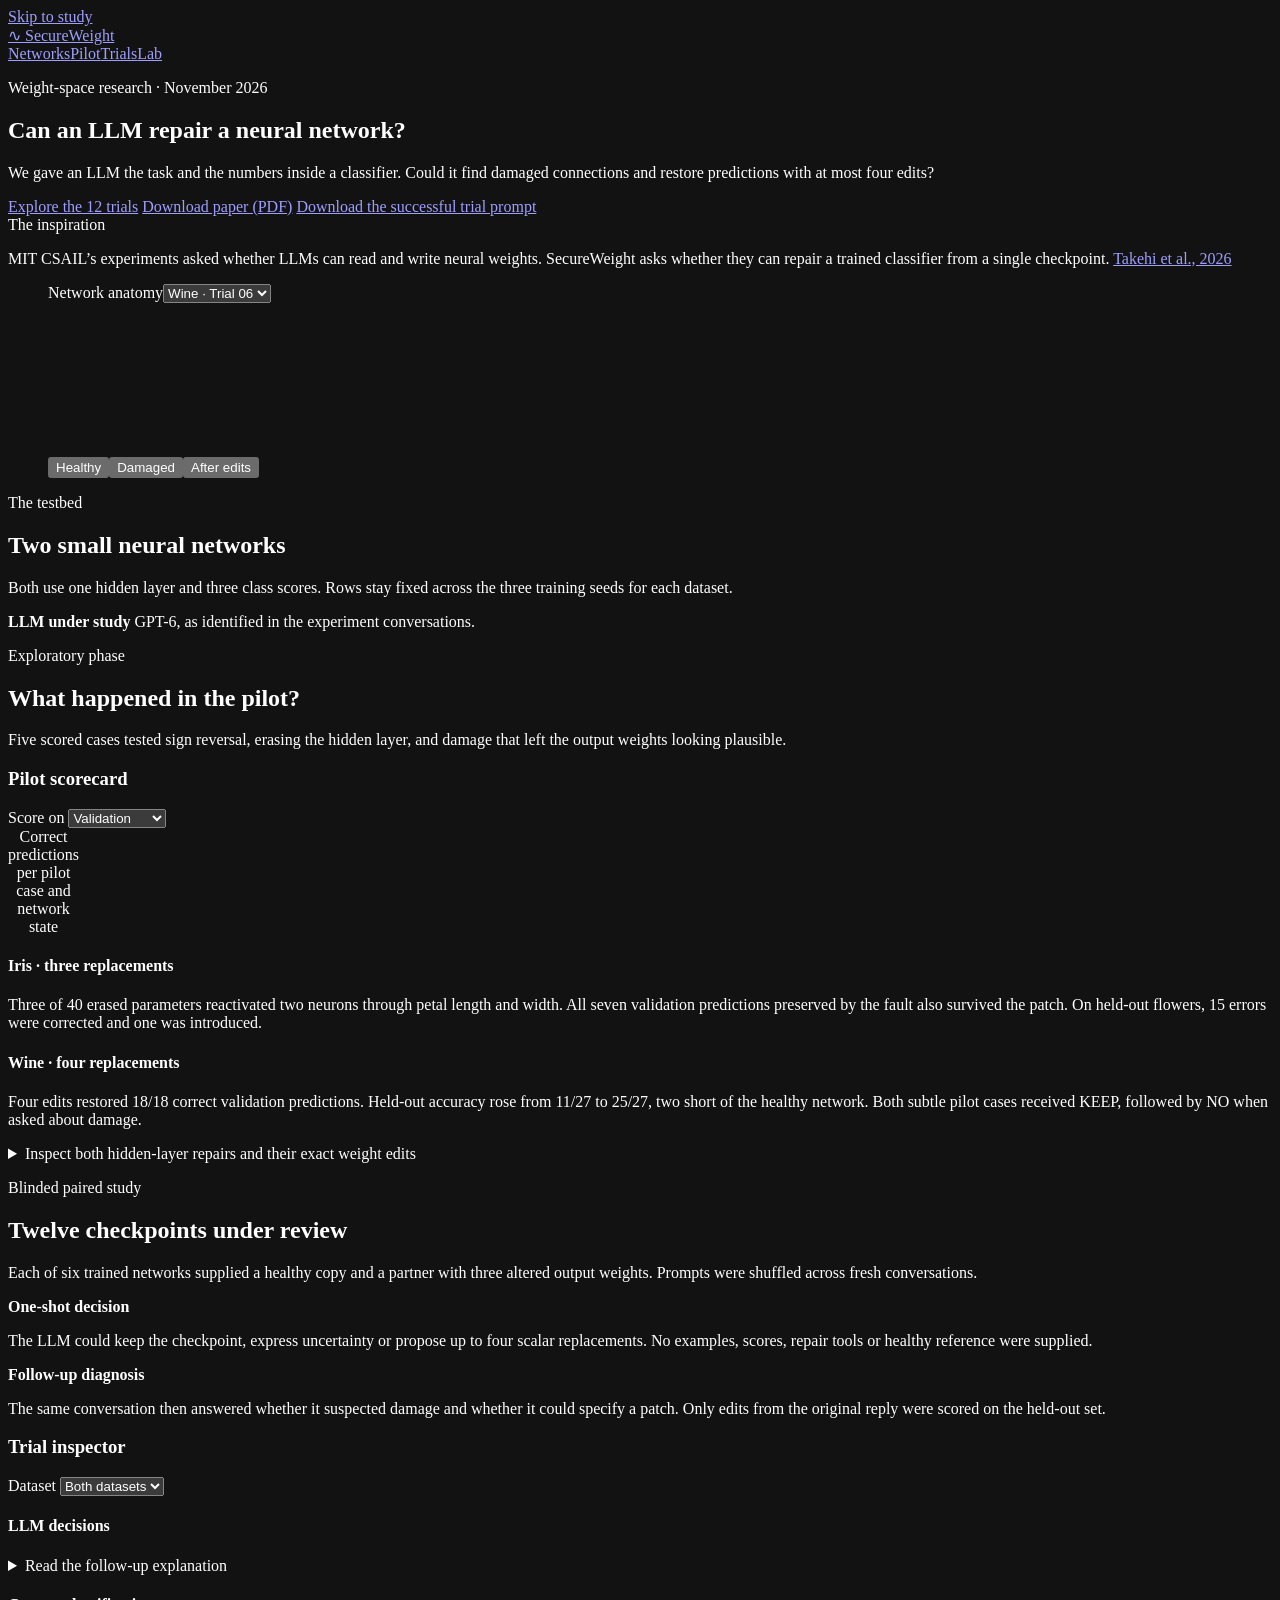
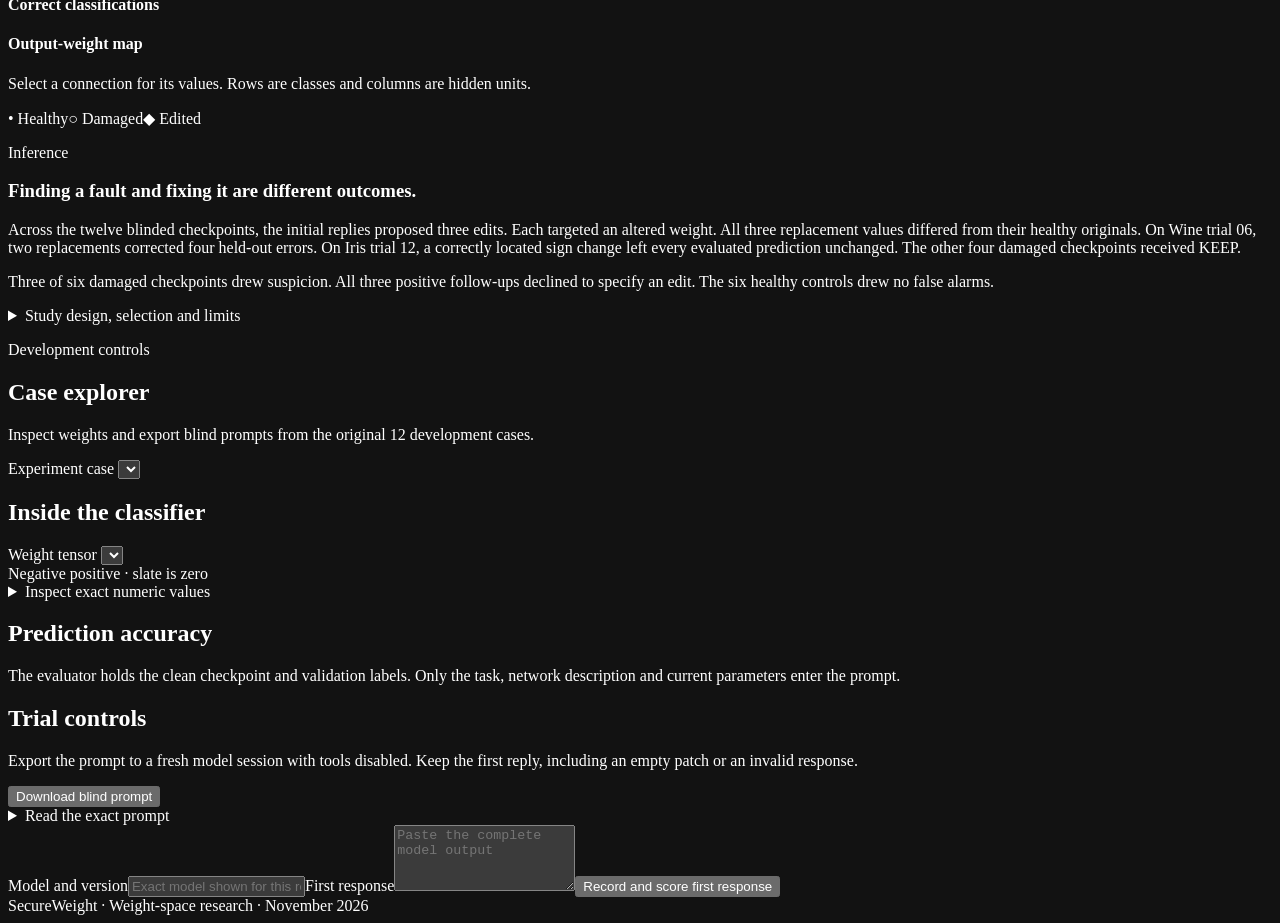
<file: scripts/repair_dashboard.html>
<!doctype html>
<html lang="en"><head><meta charset="utf-8"><meta name="viewport" content="width=device-width, initial-scale=1"><title>SecureWeight · Neural weight repair</title>
<meta name="color-scheme" content="dark"><meta name="description" content="Explore SecureWeight's blinded neural weight repair study: two classifiers, exploratory repairs, and twelve paired trials.">
<style>__STUDY_CSS__</style></head><body>
<a class="skip" href="#overview">Skip to study</a>
<header><nav class="wrap"><a class="brand" href="#overview"><span class="brandmark" aria-hidden="true">∿</span> SecureWeight</a><div><a href="#networks">Networks</a><a href="#pilots">Pilot</a><a href="#results">Trials</a><a href="#explorer">Lab</a></div></nav></header>
<main>
<section id="overview" class="hero">
<div class="hero-copy"><p class="kicker">Weight-space research · November 2026</p><h1>Can an LLM repair a neural network?</h1><p class="lead">We gave an LLM the task and the numbers inside a classifier. Could it find damaged connections and restore predictions with at most four edits?</p>
<a class="cta" href="#results">Explore the 12 trials</a> <a class="paper-link" href="[data-uri]" download="SecureWeight-IEEE.pdf">Download paper (PDF)</a> <a class="paper-link" href="latest-working-prompt.md" download>Download the successful trial prompt</a>
<div class="inspiration"><span class="eyebrow">The inspiration</span><p>MIT CSAIL’s experiments asked whether LLMs can read and write neural weights. SecureWeight asks whether they can repair a trained classifier from a single checkpoint. <a href="https://rikiyat.github.io/blog/weight-space-programming/" target="_blank" rel="noopener noreferrer">Takehi et al., 2026</a></p></div></div>
<figure class="hero-figure"><div class="figure-head"><span class="eyebrow">Network anatomy</span><select aria-label="Featured network" id="heroDataset"><option value="wine">Wine · Trial 06</option><option value="iris">Iris · Trial 12</option></select></div>
<canvas id="topology" aria-label="Classifier diagram showing input, hidden and output connections">A fully connected classifier with eight hidden units and three outputs.</canvas>
<div class="figure-control"><div class="toggle" id="heroState" aria-label="Checkpoint state"><button data-state="healthy">Healthy</button><button data-state="damaged">Damaged</button><button data-state="after">After edits</button></div><span id="wireLegend"></span></div>
<figcaption id="heroCaption"></figcaption></figure>
</section>
<div class="metrics" id="metrics" aria-label="Paired study outcomes"></div>
<section id="networks" class="chapter">
<div class="section-head"><div><p class="eyebrow">The testbed</p><h2>Two small neural networks</h2></div><p>Both use one hidden layer and three class scores. Rows stay fixed across the three training seeds for each dataset.</p></div>
<div id="networkCards" class="two"></div>
<p class="model-note"><strong>LLM under study</strong> GPT-6, as identified in the experiment conversations.</p>
</section>
<section id="pilots" class="chapter">
<div class="section-head"><div><p class="eyebrow">Exploratory phase</p><h2>What happened in the pilot?</h2></div><p>Five scored cases tested sign reversal, erasing the hidden layer, and damage that left the output weights looking plausible.</p></div>
<div class="panel pilot-panel"><div class="panel-head"><h3>Pilot scorecard</h3><label>Score on <select id="pilotSplit"><option value="validation">Validation</option><option value="test">Held-out test</option></select></label></div><div class="table-wrap"><table id="pilotTable"><caption class="sr">Correct predictions per pilot case and network state</caption></table></div><p class="note" id="pilotNote"></p></div>
<div class="pilot-findings"><div><h4>Iris · three replacements</h4><figure id="irisPilotChart" class="pilot-chart"></figure><p>Three of 40 erased parameters reactivated two neurons through petal length and width. All seven validation predictions preserved by the fault also survived the patch. On held-out flowers, 15 errors were corrected and one was introduced.</p></div><div><h4>Wine · four replacements</h4><figure id="winePilotChart" class="pilot-chart"></figure><p>Four edits restored 18/18 correct validation predictions. Held-out accuracy rose from 11/27 to 25/27, two short of the healthy network. Both subtle pilot cases received KEEP, followed by NO when asked about damage.</p></div></div>
<details class="archive"><summary>Inspect both hidden-layer repairs and their exact weight edits</summary><div class="results" id="comparisons"></div></details>
</section>
<section id="results" class="chapter">
<div class="section-head"><div><p class="eyebrow">Blinded paired study</p><h2>Twelve checkpoints under review</h2></div><p>Each of six trained networks supplied a healthy copy and a partner with three altered output weights. Prompts were shuffled across fresh conversations.</p></div>
<div class="study-guide"><div><b>One-shot decision</b><p>The LLM could keep the checkpoint, express uncertainty or propose up to four scalar replacements. No examples, scores, repair tools or healthy reference were supplied.</p></div><div><b>Follow-up diagnosis</b><p>The same conversation then answered whether it suspected damage and whether it could specify a patch. Only edits from the original reply were scored on the held-out set.</p></div></div>
<div class="panel trial-panel"><div class="panel-head"><h3>Trial inspector</h3><label>Dataset <select id="trialFilter"><option value="all">Both datasets</option><option value="iris">Iris</option><option value="wine">Wine</option></select></label></div><div id="trialPicker" aria-label="Choose a trial"></div><div id="trialHeading" class="trial-heading"></div>
<div class="trial-evidence"><div><h4>LLM decisions</h4><dl id="decisions"></dl><details><summary>Read the follow-up explanation</summary><p id="explanation"></p></details></div><div><h4>Correct classifications</h4><div id="trialAccuracy"></div></div></div>
<div class="weight-area"><div><h4>Output-weight map</h4><p class="note">Select a connection for its values. Rows are classes and columns are hidden units.</p><div class="map-legend"><span>• Healthy</span><span>○ Damaged</span><span>◆ Edited</span></div></div><div><div id="weightMap"></div><p id="weightReadout" class="weight-readout" aria-live="polite"></p></div></div></div>
<div class="conclusion"><p class="eyebrow">Inference</p><h3>Finding a fault and fixing it are different outcomes.</h3><p>Across the twelve blinded checkpoints, the initial replies proposed three edits. Each targeted an altered weight. All three replacement values differed from their healthy originals. On Wine trial 06, two replacements corrected four held-out errors. On Iris trial 12, a correctly located sign change left every evaluated prediction unchanged. The other four damaged checkpoints received KEEP.</p><p>Three of six damaged checkpoints drew suspicion. All three positive follow-ups declined to specify an edit. The six healthy controls drew no false alarms.</p></div>
<details class="archive"><summary>Study design, selection and limits</summary><p>Three training seeds per dataset shared one split. Faults affected three of 24 output weights. Replacement values lay between the healthy layer’s 5th and 95th percentiles and cost two or three correct validation predictions. Held-out scores played no role in fault selection. This small batch measures behavior on these cases; performance across other faults, networks and repeated LLM responses remains open.</p><p>Trial 03 received repeated follow-up wording within a single message. Trial 11’s first completed response followed an interrupted generation and a retry. Earlier blank pilot replies had no usable response to score.</p></details>
</section>
<section id="explorer" class="chapter lab"><p class="eyebrow">Development controls</p><h2>Case explorer</h2><p class="intro">Inspect weights and export blind prompts from the original 12 development cases.</p><div class="controls"><label>Experiment case <select id="cases"></select></label><span id="progress" class="count"></span></div>
<div class="grid"><article><h2>Inside the classifier</h2><p id="task"></p><p id="architecture" class="subtle"></p><label>Weight tensor <select id="tensor"></select></label><div id="heat"></div><div class="subtle">Negative <span class="legend"></span> positive · slate is zero</div><div id="scale" class="subtle"></div><details><summary>Inspect exact numeric values</summary><pre id="values"></pre></details></article>
<article><h2>Prediction accuracy</h2><p id="samples"></p><div id="bars"></div><p id="retention" class="subtle"></p><p class="subtle">The evaluator holds the clean checkpoint and validation labels. Only the task, network description and current parameters enter the prompt.</p></article></div>
<section class="card"><h2>Trial controls</h2><p>Export the prompt to a fresh model session with tools disabled. Keep the first reply, including an empty patch or an invalid response.</p><button id="download" class="primary">Download blind prompt</button><details><summary>Read the exact prompt</summary><pre id="prompt"></pre></details>
<div id="form"><label>Model and version<input id="model" placeholder="Exact model shown for this response"></label><label>First response<textarea id="raw" rows="4" placeholder="Paste the complete model output"></textarea></label><button id="save">Record and score first response</button></div>
<div id="status" role="status"></div></section></section></main><footer>SecureWeight · Weight-space research · November 2026</footer>
<script type="application/json" id="data">__PILOT_DATA__</script>
<script>
const {rows,token,repairs}=JSON.parse(document.getElementById('data').textContent);
const el=id=>document.getElementById(id);
const current=()=>rows[Number(el('cases').value)];
const option=(label,value)=>new Option(label,value);
function showRepair(result){
 const card=document.createElement('article');
 card.className='result';
 card.innerHTML='<div class="result-head"><h3></h3><span class="edits"></span></div><table><thead><tr><th scope="col">Network</th><th scope="col">Validation</th><th scope="col">Held-out test</th></tr></thead><tbody></tbody></table><p class="paired"></p><details><summary>View weight edits</summary><pre></pre></details>';
 card.querySelector('h3').textContent=result.dataset;
 card.querySelector('.edits').textContent=result.edits.length+' weight edits';
 card.querySelector('table').setAttribute('aria-label',result.dataset+' correct predictions and accuracy');
 for(const state of ['healthy','damaged','repaired']){
   const row=card.querySelector('tbody').insertRow();
   row.className=state;
   const name=document.createElement('th');
   name.scope='row';name.textContent=state[0].toUpperCase()+state.slice(1);row.append(name);
   for(const split of [result.validation,result.test]){
     const cell=row.insertCell(), count=split[state], pct=count*100/split.n;
     cell.innerHTML='<b></b> <small></small><div class="meter" aria-hidden="true"><i></i></div>';
     cell.querySelector('b').textContent=count+' / '+split.n;
     cell.querySelector('small').textContent=Number(pct.toFixed(1))+'%';
     cell.querySelector('i').style.width=pct+'%';
   }
 }
 const delta=result.test.repaired-result.test.damaged;
 card.querySelector('.paired').textContent='Held-out test: '+(delta>0?'+':'')+delta+' correct after repair ('+result.paired.newly_correct_vs_damaged+' corrected, '+result.paired.newly_wrong_vs_damaged+' newly wrong).';
 card.querySelector('pre').textContent=result.edits.map(e=>e.tensor+'['+e.index.join(', ')+'] = '+e.value).join('\n');
 return card;
}
el('comparisons').replaceChildren(...repairs.map(showRepair));
rows.forEach((r,i)=>el('cases').add(option(r.dataset.toUpperCase()+' · '+r.id.slice(0,8),i)));
el('progress').textContent=rows.filter(r=>r.result).length+' / '+rows.length+' first responses recorded';
function matrix(){
 const tensor=current().packet.tensors[el('tensor').value];
 const values=tensor.values.flat();const limit=Math.max(...values.map(Math.abs));
 const grid=document.createElement('div');grid.className='matrix';
 grid.style.gridTemplateColumns='repeat('+tensor.shape.at(-1)+',24px)';
 values.forEach((v,i)=>{const cell=document.createElement('div');cell.className='cell';
 const t=limit?Math.abs(v)/limit:0;const hue=v<0?[238,170,120]:[114,223,203];
 cell.style.background='rgb('+hue.map((x,j)=>Math.round([37,51,72][j]*(1-t)+x*t)).join(',')+')';
 cell.title='['+(tensor.shape.length===2?Math.floor(i/tensor.shape[1])+', '+i%tensor.shape[1]:i)+'] = '+v;grid.append(cell)});
 el('heat').replaceChildren(grid);el('scale').textContent='Color range for this tensor: ±'+limit.toPrecision(3);
 el('values').textContent=JSON.stringify(tensor.values,null,2);
}
function draw(){
 const r=current(),a=r.packet.architecture,res=r.result;
 el('task').textContent=r.packet.task;el('architecture').textContent=a.input_dim+' inputs → '+a.hidden_dim+' ReLU units → '+a.output_dim+' class scores';
 el('tensor').replaceChildren(...Object.keys(r.packet.tensors).sort().reverse().map(k=>option(k,k)));
 el('tensor').value='hidden.weight';matrix();el('prompt').textContent=r.prompt;
 el('samples').textContent='Correct predictions on the same '+r.n+' validation examples.';
 el('bars').replaceChildren();
 for(const [label,value] of [['Healthy',r.original],['As received',r.before],['After reply',res?.after]]){
 const line=document.createElement('div');line.className='barrow';const name=document.createElement('span');name.textContent=label;
 const track=document.createElement('div');track.className='track';const bar=document.createElement('div');bar.className='bar';bar.style.width=((value??0)*100)+'%';track.append(bar);
 const num=document.createElement('strong');num.textContent=value==null?(res||label!=='After reply'?'Unscored':'Pending'):Math.round(value*r.n)+' / '+r.n;line.append(name,track,num);el('bars').append(line)}
 el('retention').textContent=res?.status==='scored'?res.edits+' edits proposed · '+res.preserved+' of '+res.unaffected+' previously unchanged decisions preserved.':'';
 el('form').hidden=!token||Boolean(res);el('raw').value='';
 const displayModel=res?.model?.includes('GPT-6')?'GPT-6':res?.model;
 el('status').textContent=res?.status==='missing'
   ? displayModel+' · '+(res.reason||'No usable reply was captured for this case.')
   : res?'Recorded · '+displayModel+' · '+res.status+(res.reason?' · '+res.reason:'')
   : token?'Awaiting first response.':'Portable view. The local scoring server records new responses.';
}
el('cases').onchange=draw;el('tensor').onchange=matrix;
el('download').onclick=()=>{const r=current(),a=document.createElement('a');a.href=URL.createObjectURL(new Blob([r.prompt],{type:'text/plain'}));a.download=r.id+'.txt';a.click();setTimeout(()=>URL.revokeObjectURL(a.href),1000)};
el('save').onclick=async()=>{const model=el('model').value.trim(),response=el('raw').value;
 if(!model||!response.trim()){el('status').textContent='Enter the model name and first response.';return}
 el('save').disabled=true;
 try{const reply=await fetch('/response',{method:'POST',headers:{'Content-Type':'application/json','X-Pilot-Token':token},body:JSON.stringify({case_id:current().id,model,response})});
 if(!reply.ok)throw Error('Submission returned '+reply.status);sessionStorage.setItem('pilotCase',current().id);location.reload()}
 catch(e){el('status').textContent=e.message;el('save').disabled=false}};
if(token){const saved=rows.findIndex(r=>r.id===sessionStorage.getItem('pilotCase'));if(saved>=0)el('cases').value=saved}draw();
</script><script>__STUDY_JS__</script></body></html>
</file>
